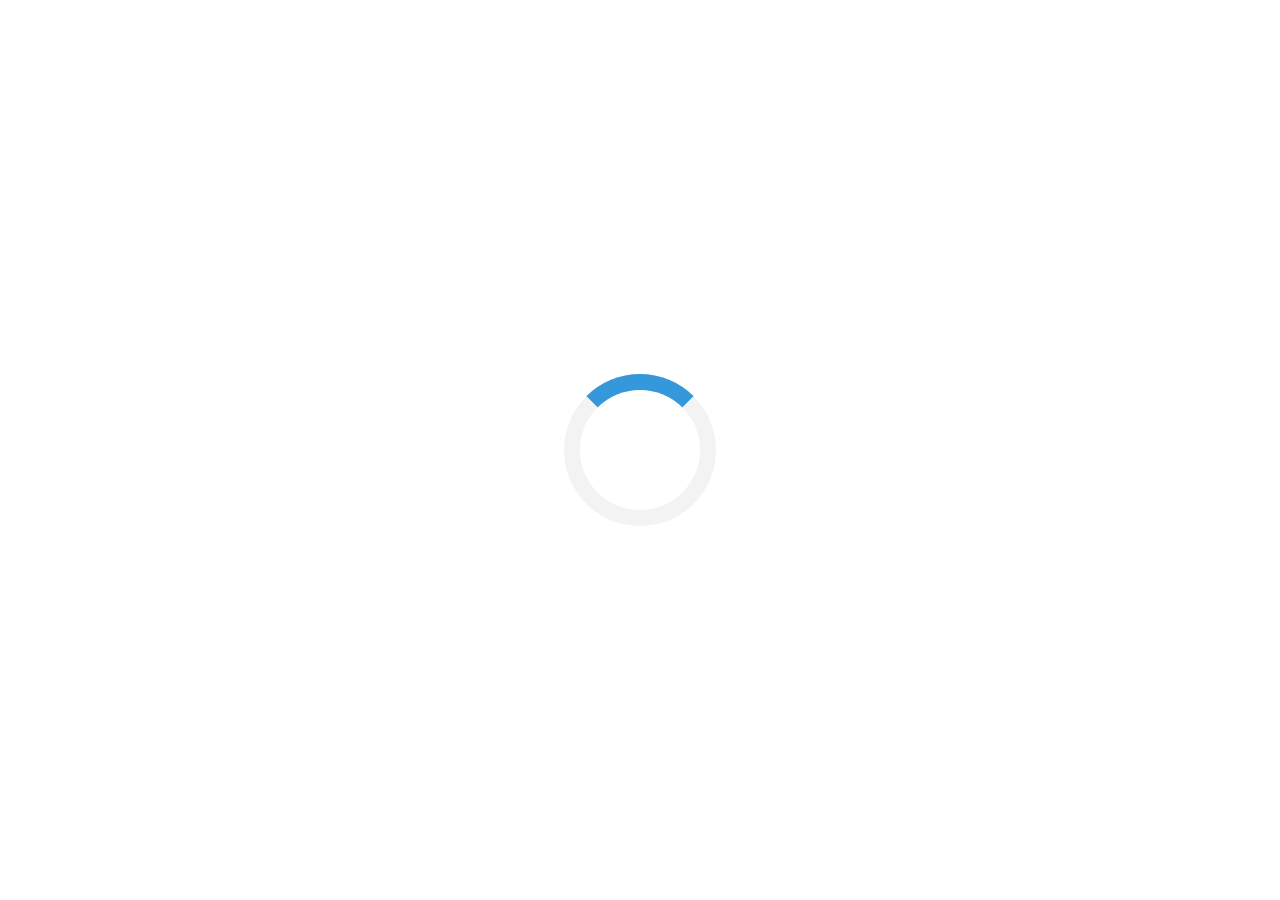
<file: index.html>
<!DOCTYPE html>
<html>
<head>
  <meta charset='utf-8'>
  <meta http-equiv='X-UA-Compatible' content='IE=edge'>
  <title>Page Title</title>
  <meta name='viewport' content='width=device-width, initial-scale=1'>
<link rel="stylesheet" href="load.css">
   <link rel="icon" href="images/main_logo.jpg">
</head>
<body onload="myFunction()" style="margin:0;">


  <div id="loader"></div>


<script>
 var myVar;
  
  function myFunction() {
    myVar = setTimeout(showPage, 3000);
  }
function showPage() {
    window.location.href = "home.html";
  }
</script>
</body>
</html>
</file>
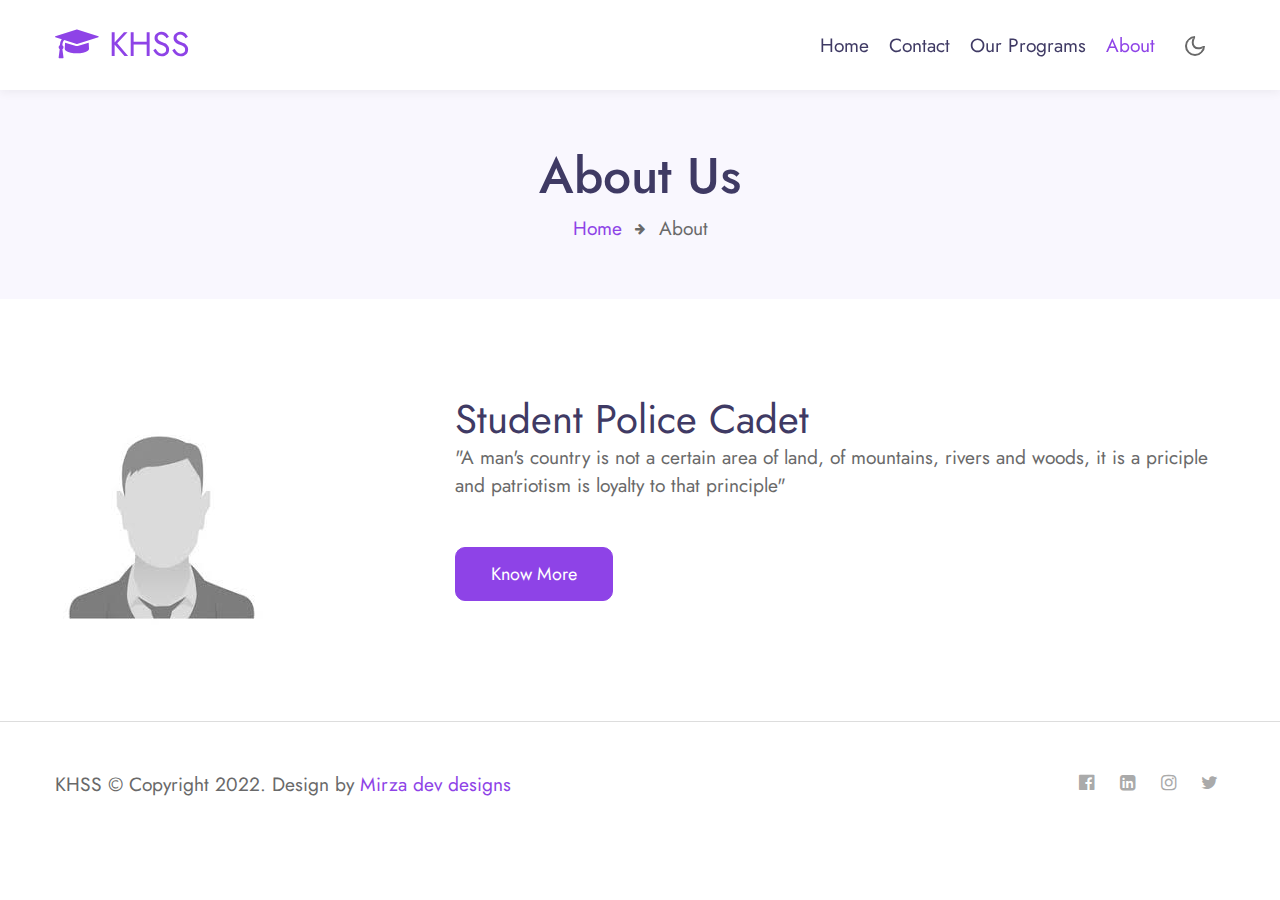
<file: about.html>
<!--
Author: W3layouts
Author URL: http://w3layouts.com
-->
<!doctype html>
<html lang="en">

<head>
  <!-- Required meta tags -->
  <meta charset="utf-8">
  <meta name="viewport" content="width=device-width, initial-scale=1, shrink-to-fit=no">

  <title>KHSS | About</title>

  <!-- google fonts -->  
  <link href="//fonts.googleapis.com/css2?family=Jost:wght@300;400;600&display=swap" rel="stylesheet">

  <!-- Template CSS -->
  <link rel="stylesheet" href="assets/css/style-starter.css">
   <link rel="icon" href="images/main_logo.jpg">
</head>

<body>
<!-- header -->
<header id="site-header" class="fixed-top">
  <div class="container">
      <nav class="navbar navbar-expand-lg stroke">
          <a class="navbar-brand" href="index.html">
              <span class="fa fa-graduation-cap"></span> KHSS
          </a>
          <!-- if logo is image enable this   
      <a class="navbar-brand" href="#index.html">
          <img src="image-path" alt="Your logo" title="Your logo" style="height:35px;" />
      </a> -->
          <button class="navbar-toggler  collapsed bg-gradient" type="button" data-toggle="collapse"
              data-target="#navbarTogglerDemo02" aria-controls="navbarTogglerDemo02" aria-expanded="false"
              aria-label="Toggle navigation">
              <span class="navbar-toggler-icon fa icon-expand fa-bars"></span>
              <span class="navbar-toggler-icon fa icon-close fa-times"></span>
              </span>
          </button>

          <div class="collapse navbar-collapse" id="navbarTogglerDemo02">
              <ul class="navbar-nav ml-auto">
                  <li class="nav-item @@home__active">
                      <a class="nav-link" href="home.html">Home</a>
                  </li>
                  <li class="nav-item @@home__active">
                    <a class="nav-link" href="contact.html">Contact</a>
                </li>
                  <li class="nav-item @@about__active">
                      <a class="nav-link" href="about.html">Our Programs  <span class="sr-only">(current)</span></a>
                  </li>
                  <li class="nav-item active">
                      <a class="nav-link" href="contact.html">About</a>
                  </li>
              </ul>
          </div>
          <!-- toggle switch for light and dark theme -->
          <div class="mobile-position">
              <nav class="navigation">
                  <div class="theme-switch-wrapper">
                      <label class="theme-switch" for="checkbox">
                          <input type="checkbox" id="checkbox">
                          <div class="mode-container">
                              <i class="gg-sun"></i>
                              <i class="gg-moon"></i>
                          </div>
                      </label>
                  </div>
              </nav>
          </div>
          <!-- //toggle switch for light and dark theme -->
      </nav>
  </div>
</header>
<!-- //header -->

<!-- contact breadcrumb -->
<section class="w3l-about-breadcrumb text-center">
    <div class="breadcrumb-bg breadcrumb-bg-about py-sm-5 py-4">
        <div class="container py-2">
            <h2 class="title">About Us</h2>
            <ul class="breadcrumbs-custom-path mt-2">
                <li><a href="index.html">Home</a></li>
                <li class="active"><span class="fa fa-arrow-right mx-2" aria-hidden="true"></span> About  </li>
            </ul>
        </div>
    </div>
</section>

<!-- contact breadcrumb -->
<section class="w3l-index3" id="about">
    
    <div class="midd-w3 py-5">
        <div class="container py-lg-5 py-md-3">
            <div class="row">
                
            </div>
            <div class="row">
                
                <div class="col-lg-4">
                    <div class="position-relative">
                        <img src="images/hm.jfif" alt="" class="radius-image img-fluid">
                    </div>
                </div>
                <div class="col-lg-8 mt-lg-0 mt-5">
                    <h3 class="title-big">Student Police Cadet</h3>
                    <p>"A man's country is not a certain area of land, of mountains, rivers and woods, it is a priciple and patriotism is loyalty to that principle"</p>
                    <a href="#download" class="btn btn-style btn-primary mt-lg-5 mt-4">Know more</a>
                </div>
            </div>
        </div>
    </div>
</section>
<!-- Footer -->
<section class="w3l-footer py-sm-5 py-4">
    <div class="container">
      <div class="footer-content">
        <div class="row">
          <div class="col-lg-8 footer-left">
            <p class="m-0">KHSS © Copyright 2022. Design by <a href="https://mitcode.in">Mirza dev designs</a></p>
          </div>
          <div class="col-lg-4 footer-right text-lg-right text-center mt-lg-0 mt-3">
            <ul class="social m-0 p-0">
              <li><a href="#facebook"><span class="fa fa-facebook-official"></span></a></li>
              <li><a href="#linkedin"><span class="fa fa-linkedin-square"></span></a></li>
              <li><a href="#instagram"><span class="fa fa-instagram"></span></a></li>
              <li><a href="#twitter"><span class="fa fa-twitter"></span></a></li>
            </ul>
          </div>
        </div>
      </div>
    </div>

  <!-- move top -->
  <button onclick="topFunction()" id="movetop" title="Go to top">
    <span class="fa fa-angle-up"></span>
  </button>
  <script>
    // When the user scrolls down 20px from the top of the document, show the button
    window.onscroll = function () {
      scrollFunction()
    };

    function scrollFunction() {
      if (document.body.scrollTop > 20 || document.documentElement.scrollTop > 20) {
        document.getElementById("movetop").style.display = "block";
      } else {
        document.getElementById("movetop").style.display = "none";
      }
    }

    // When the user clicks on the button, scroll to the top of the document
    function topFunction() {
      document.body.scrollTop = 0;
      document.documentElement.scrollTop = 0;
    }
  </script>
  <!-- /move top -->
</section>
<!-- //Footer -->

<!-- all js scripts and files here -->

<script src="assets/js/theme-change.js"></script><!-- theme switch js (light and dark)-->

<script src="assets/js/jquery-3.3.1.min.js"></script><!-- default jQuery -->

<!-- /typig-text-->
<script>
  const typedTextSpan = document.querySelector(".typed-text");
  const cursorSpan = document.querySelector(".cursor");

  const textArray = ["UI/UX Designer", "Freelancer", "Web developer"];
  const typingDelay = 200;
  const erasingDelay = 10;
  const newTextDelay = 100; // Delay between current and next text
  let textArrayIndex = 0;
  let charIndex = 0;

  function type() {
    if (charIndex < textArray[textArrayIndex].length) {
      if (!cursorSpan.classList.contains("typing")) cursorSpan.classList.add("typing");
      typedTextSpan.textContent += textArray[textArrayIndex].charAt(charIndex);
      charIndex++;
      setTimeout(type, typingDelay);
    } else {
      cursorSpan.classList.remove("typing");
      setTimeout(erase, newTextDelay);
    }
  }

  function erase() {
    if (charIndex > 0) {
      // add class 'typing' if there's none
      if (!cursorSpan.classList.contains("typing")) {
        cursorSpan.classList.add("typing");
      }
      typedTextSpan.textContent = textArray[textArrayIndex].substring(0, 0);
      charIndex--;
      setTimeout(erase, erasingDelay);
    } else {
      cursorSpan.classList.remove("typing");
      textArrayIndex++;
      if (textArrayIndex >= textArray.length) textArrayIndex = 0;
      setTimeout(type, typingDelay);
    }
  }

  document.addEventListener("DOMContentLoaded", function () { // On DOM Load initiate the effect
    if (textArray.length) setTimeout(type, newTextDelay + 250);
  });
</script>
<!-- //typig-text-->

<!-- services owlcarousel -->
<script src="assets/js/owl.carousel.js"></script>

<!-- script for services -->
<script>
  $(document).ready(function () {
    $('.owl-two').owlCarousel({
      loop: true,
      margin: 30,
      nav: false,
      responsiveClass: true,
      autoplay: false,
      autoplayTimeout: 5000,
      autoplaySpeed: 1000,
      autoplayHoverPause: false,
      responsive: {
        0: {
          items: 1,
          nav: false
        },
        480: {
          items: 1,
          nav: false
        },
        700: {
          items: 1,
          nav: false
        },
        1090: {
          items: 3,
          nav: false
        }
      }
    })
  })
</script>
<!-- //script for services -->

<!-- script for tesimonials carousel slider -->
<script>
  $(document).ready(function () {
    $("#owl-demo1").owlCarousel({
      loop: true,
      margin: 20,
      nav: false,
      responsiveClass: true,
      responsive: {
        0: {
          items: 1,
          nav: false
        },
        736: {
          items: 1,
          nav: false
        },
        1000: {
          items: 2,
          nav: false,
          loop: false
        }
      }
    })
  })
</script>
<!-- //script for tesimonials carousel slider -->

<!-- video popup -->
<script src="assets/js/jquery.magnific-popup.min.js"></script>
<script>
  $(document).ready(function () {
    $('.popup-with-zoom-anim').magnificPopup({
      type: 'inline',

      fixedContentPos: false,
      fixedBgPos: true,

      overflowY: 'auto',

      closeBtnInside: true,
      preloader: false,

      midClick: true,
      removalDelay: 300,
      mainClass: 'my-mfp-zoom-in'
    });

    $('.popup-with-move-anim').magnificPopup({
      type: 'inline',

      fixedContentPos: false,
      fixedBgPos: true,

      overflowY: 'auto',

      closeBtnInside: true,
      preloader: false,

      midClick: true,
      removalDelay: 300,
      mainClass: 'my-mfp-slide-bottom'
    });
  });
</script>
<!-- //video popup -->

<!-- stats number counter-->
<script src="assets/js/jquery.waypoints.min.js"></script>
<script src="assets/js/jquery.countup.js"></script>
<script>
  $('.counter').countUp();
</script>
<!-- //stats number counter -->

<!-- disable body scroll which navbar is in active -->
<script>
  $(function () {
    $('.navbar-toggler').click(function () {
      $('body').toggleClass('noscroll');
    })
  });
</script>
<!-- disable body scroll which navbar is in active -->

<!--/MENU-JS-->
<script>
  $(window).on("scroll", function () {
    var scroll = $(window).scrollTop();

    if (scroll >= 80) {
      $("#site-header").addClass("nav-fixed");
    } else {
      $("#site-header").removeClass("nav-fixed");
    }
  });

  //Main navigation Active Class Add Remove
  $(".navbar-toggler").on("click", function () {
    $("header").toggleClass("active");
  });
  $(document).on("ready", function () {
    if ($(window).width() > 991) {
      $("header").removeClass("active");
    }
    $(window).on("resize", function () {
      if ($(window).width() > 991) {
        $("header").removeClass("active");
      }
    });
  });
</script>
<!--//MENU-JS-->

<!-- bootstrap js -->
<script src="assets/js/bootstrap.min.js"></script>

</body>

</html>
</file>
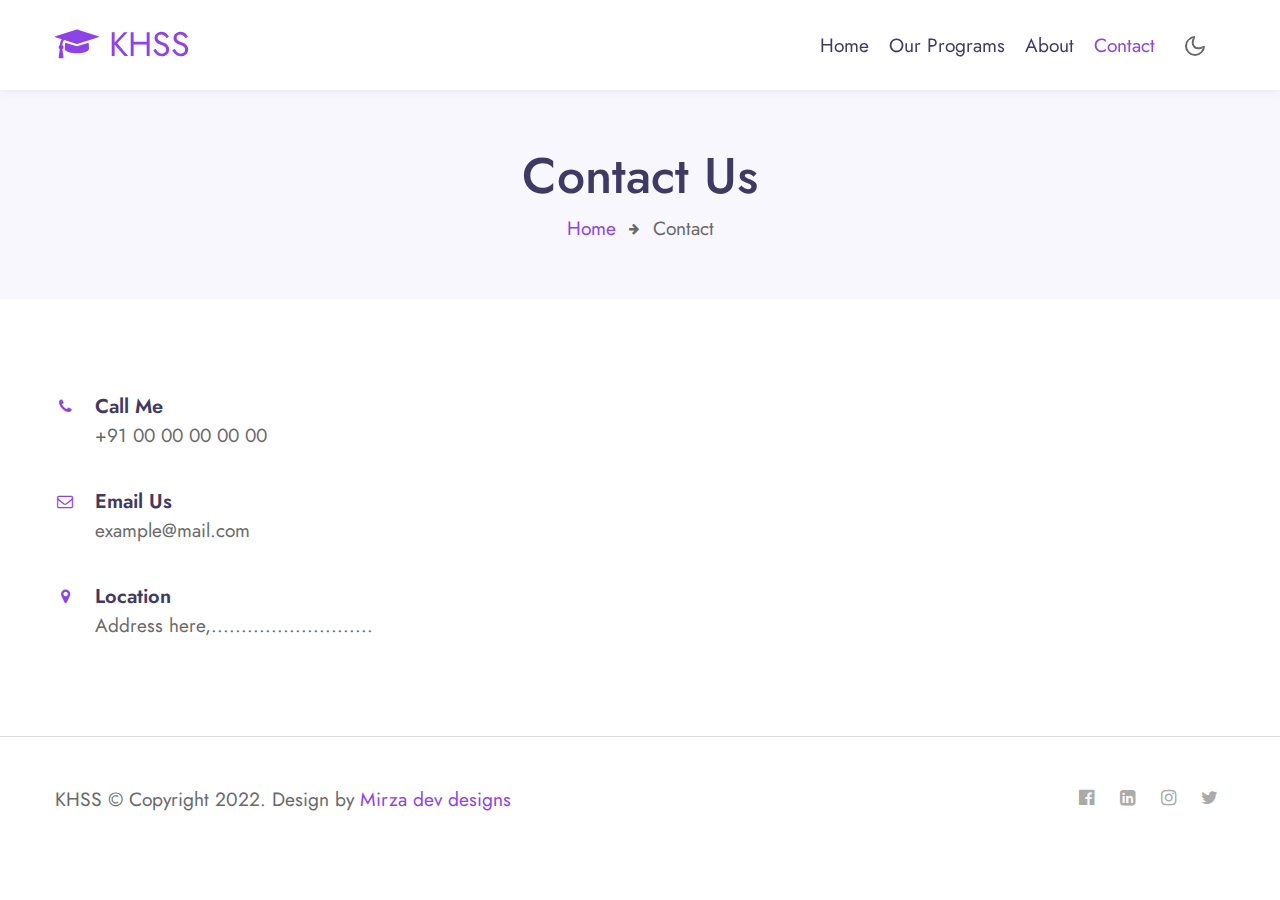
<file: contact.html>
<!--
Author: W3layouts
Author URL: http://w3layouts.com
-->
<!doctype html>
<html lang="en">

<head>
  <!-- Required meta tags -->
  <meta charset="utf-8">
  <meta name="viewport" content="width=device-width, initial-scale=1, shrink-to-fit=no">

  <title>KHSS: Contact</title>

  <!-- google fonts -->  
  <link href="//fonts.googleapis.com/css2?family=Jost:wght@300;400;600&display=swap" rel="stylesheet">

  <!-- Template CSS -->
  <link rel="stylesheet" href="assets/css/style-starter.css">
   <link rel="icon" href="images/main_logo.jpg">
</head>

<body>
<!-- header -->
<header id="site-header" class="fixed-top">
  <div class="container">
      <nav class="navbar navbar-expand-lg stroke">
          <a class="navbar-brand" href="index.html">
              <span class="fa fa-graduation-cap"></span> KHSS
          </a>
          <!-- if logo is image enable this   
      <a class="navbar-brand" href="#index.html">
          <img src="image-path" alt="Your logo" title="Your logo" style="height:35px;" />
      </a> -->
          <button class="navbar-toggler  collapsed bg-gradient" type="button" data-toggle="collapse"
              data-target="#navbarTogglerDemo02" aria-controls="navbarTogglerDemo02" aria-expanded="false"
              aria-label="Toggle navigation">
              <span class="navbar-toggler-icon fa icon-expand fa-bars"></span>
              <span class="navbar-toggler-icon fa icon-close fa-times"></span>
              </span>
          </button>

          <div class="collapse navbar-collapse" id="navbarTogglerDemo02">
              <ul class="navbar-nav ml-auto">
                  <li class="nav-item @@home__active">
                      <a class="nav-link" href="home.html">Home</a>
                  </li>
                  <li class="nav-item @@home__active">
                    <a class="nav-link" href="Programs.html">Our Programs</a>
                </li>
                  <li class="nav-item @@about__active">
                      <a class="nav-link" href="about.html">About  <span class="sr-only">(current)</span></a>
                  </li>
                  <li class="nav-item active">
                      <a class="nav-link" href="contact.html">Contact</a>
                  </li>
              </ul>
          </div>
          <!-- toggle switch for light and dark theme -->
          <div class="mobile-position">
              <nav class="navigation">
                  <div class="theme-switch-wrapper">
                      <label class="theme-switch" for="checkbox">
                          <input type="checkbox" id="checkbox">
                          <div class="mode-container">
                              <i class="gg-sun"></i>
                              <i class="gg-moon"></i>
                          </div>
                      </label>
                  </div>
              </nav>
          </div>
          <!-- //toggle switch for light and dark theme -->
      </nav>
  </div>
</header>
<!-- //header -->

<!-- contact breadcrumb -->
<section class="w3l-about-breadcrumb text-center">
    <div class="breadcrumb-bg breadcrumb-bg-about py-sm-5 py-4">
        <div class="container py-2">
            <h2 class="title">Contact Us</h2>
            <ul class="breadcrumbs-custom-path mt-2">
                <li><a href="index.html">Home</a></li>
                <li class="active"><span class="fa fa-arrow-right mx-2" aria-hidden="true"></span> Contact </li>
            </ul>
        </div>
    </div>
</section>
<!-- contact breadcrumb -->

<!-- contact block -->
<!-- contact1 -->
<section class="w3l-contact-1 py-5">
    <div class="contacts-9 py-lg-5 py-md-4">
        <div class="container">
            <div class="d-grid contact-view">
                <div class="cont-details">
                    <div class="cont-top">
                        <div class="cont-left text-center">
                            <span class="fa fa-phone text-primary"></span>
                        </div>
                        <div class="cont-right">
                            <h6>Call Me</h6>
                            <p><a href="tel:+44 99 555 42">+91 00 00 00 00 00</a></p>
                        </div>
                    </div>
                    <div class="cont-top margin-up">
                        <div class="cont-left text-center">
                            <span class="fa fa-envelope-o text-primary"></span>
                        </div>
                        <div class="cont-right">
                            <h6>Email Us</h6>
                            <p><a href="mailto:example@mail.com" class="mail">example@mail.com</a></p>
                        </div>
                    </div>
                    <div class="cont-top margin-up">
                        <div class="cont-left text-center">
                            <span class="fa fa-map-marker text-primary"></span>
                        </div>
                        <div class="cont-right">
                            <h6>Location</h6>
                            <p>Address here,...........................</p>
                        </div>
                    </div>
                </div>
            </div>
        </div>
    </div>
</section>
<!-- Footer -->
<section class="w3l-footer py-sm-5 py-4">
  <div class="container">
    <div class="footer-content">
      <div class="row">
        <div class="col-lg-8 footer-left">
          <p class="m-0">KHSS © Copyright 2022. Design by <a href="https://mitcode.in">Mirza dev designs</a></p>
        </div>
        <div class="col-lg-4 footer-right text-lg-right text-center mt-lg-0 mt-3">
          <ul class="social m-0 p-0">
            <li><a href="#facebook"><span class="fa fa-facebook-official"></span></a></li>
            <li><a href="#linkedin"><span class="fa fa-linkedin-square"></span></a></li>
            <li><a href="#instagram"><span class="fa fa-instagram"></span></a></li>
            <li><a href="#twitter"><span class="fa fa-twitter"></span></a></li>
          </ul>
        </div>
      </div>
    </div>
  </div>

  <!-- move top -->
  <button onclick="topFunction()" id="movetop" title="Go to top">
    <span class="fa fa-angle-up"></span>
  </button>
  <script>
    // When the user scrolls down 20px from the top of the document, show the button
    window.onscroll = function () {
      scrollFunction()
    };

    function scrollFunction() {
      if (document.body.scrollTop > 20 || document.documentElement.scrollTop > 20) {
        document.getElementById("movetop").style.display = "block";
      } else {
        document.getElementById("movetop").style.display = "none";
      }
    }

    // When the user clicks on the button, scroll to the top of the document
    function topFunction() {
      document.body.scrollTop = 0;
      document.documentElement.scrollTop = 0;
    }
  </script>
  <!-- /move top -->
</section>
<!-- //Footer -->

<!-- all js scripts and files here -->

<script src="assets/js/theme-change.js"></script><!-- theme switch js (light and dark)-->

<script src="assets/js/jquery-3.3.1.min.js"></script><!-- default jQuery -->

<!-- /typig-text-->
<script>
  const typedTextSpan = document.querySelector(".typed-text");
  const cursorSpan = document.querySelector(".cursor");

  const textArray = ["UI/UX Designer", "Freelancer", "Web developer"];
  const typingDelay = 200;
  const erasingDelay = 10;
  const newTextDelay = 100; // Delay between current and next text
  let textArrayIndex = 0;
  let charIndex = 0;

  function type() {
    if (charIndex < textArray[textArrayIndex].length) {
      if (!cursorSpan.classList.contains("typing")) cursorSpan.classList.add("typing");
      typedTextSpan.textContent += textArray[textArrayIndex].charAt(charIndex);
      charIndex++;
      setTimeout(type, typingDelay);
    } else {
      cursorSpan.classList.remove("typing");
      setTimeout(erase, newTextDelay);
    }
  }

  function erase() {
    if (charIndex > 0) {
      // add class 'typing' if there's none
      if (!cursorSpan.classList.contains("typing")) {
        cursorSpan.classList.add("typing");
      }
      typedTextSpan.textContent = textArray[textArrayIndex].substring(0, 0);
      charIndex--;
      setTimeout(erase, erasingDelay);
    } else {
      cursorSpan.classList.remove("typing");
      textArrayIndex++;
      if (textArrayIndex >= textArray.length) textArrayIndex = 0;
      setTimeout(type, typingDelay);
    }
  }

  document.addEventListener("DOMContentLoaded", function () { // On DOM Load initiate the effect
    if (textArray.length) setTimeout(type, newTextDelay + 250);
  });
</script>
<!-- //typig-text-->

<!-- services owlcarousel -->
<script src="assets/js/owl.carousel.js"></script>

<!-- script for services -->
<script>
  $(document).ready(function () {
    $('.owl-two').owlCarousel({
      loop: true,
      margin: 30,
      nav: false,
      responsiveClass: true,
      autoplay: false,
      autoplayTimeout: 5000,
      autoplaySpeed: 1000,
      autoplayHoverPause: false,
      responsive: {
        0: {
          items: 1,
          nav: false
        },
        480: {
          items: 1,
          nav: false
        },
        700: {
          items: 1,
          nav: false
        },
        1090: {
          items: 3,
          nav: false
        }
      }
    })
  })
</script>
<!-- //script for services -->

<!-- script for tesimonials carousel slider -->
<script>
  $(document).ready(function () {
    $("#owl-demo1").owlCarousel({
      loop: true,
      margin: 20,
      nav: false,
      responsiveClass: true,
      responsive: {
        0: {
          items: 1,
          nav: false
        },
        736: {
          items: 1,
          nav: false
        },
        1000: {
          items: 2,
          nav: false,
          loop: false
        }
      }
    })
  })
</script>
<!-- //script for tesimonials carousel slider -->

<!-- video popup -->
<script src="assets/js/jquery.magnific-popup.min.js"></script>
<script>
  $(document).ready(function () {
    $('.popup-with-zoom-anim').magnificPopup({
      type: 'inline',

      fixedContentPos: false,
      fixedBgPos: true,

      overflowY: 'auto',

      closeBtnInside: true,
      preloader: false,

      midClick: true,
      removalDelay: 300,
      mainClass: 'my-mfp-zoom-in'
    });

    $('.popup-with-move-anim').magnificPopup({
      type: 'inline',

      fixedContentPos: false,
      fixedBgPos: true,

      overflowY: 'auto',

      closeBtnInside: true,
      preloader: false,

      midClick: true,
      removalDelay: 300,
      mainClass: 'my-mfp-slide-bottom'
    });
  });
</script>
<!-- //video popup -->

<!-- stats number counter-->
<script src="assets/js/jquery.waypoints.min.js"></script>
<script src="assets/js/jquery.countup.js"></script>
<script>
  $('.counter').countUp();
</script>
<!-- //stats number counter -->

<!-- disable body scroll which navbar is in active -->
<script>
  $(function () {
    $('.navbar-toggler').click(function () {
      $('body').toggleClass('noscroll');
    })
  });
</script>
<!-- disable body scroll which navbar is in active -->

<!--/MENU-JS-->
<script>
  $(window).on("scroll", function () {
    var scroll = $(window).scrollTop();

    if (scroll >= 80) {
      $("#site-header").addClass("nav-fixed");
    } else {
      $("#site-header").removeClass("nav-fixed");
    }
  });

  //Main navigation Active Class Add Remove
  $(".navbar-toggler").on("click", function () {
    $("header").toggleClass("active");
  });
  $(document).on("ready", function () {
    if ($(window).width() > 991) {
      $("header").removeClass("active");
    }
    $(window).on("resize", function () {
      if ($(window).width() > 991) {
        $("header").removeClass("active");
      }
    });
  });
</script>
<!--//MENU-JS-->

<!-- bootstrap js -->
<script src="assets/js/bootstrap.min.js"></script>

</body>

</html>
</file>
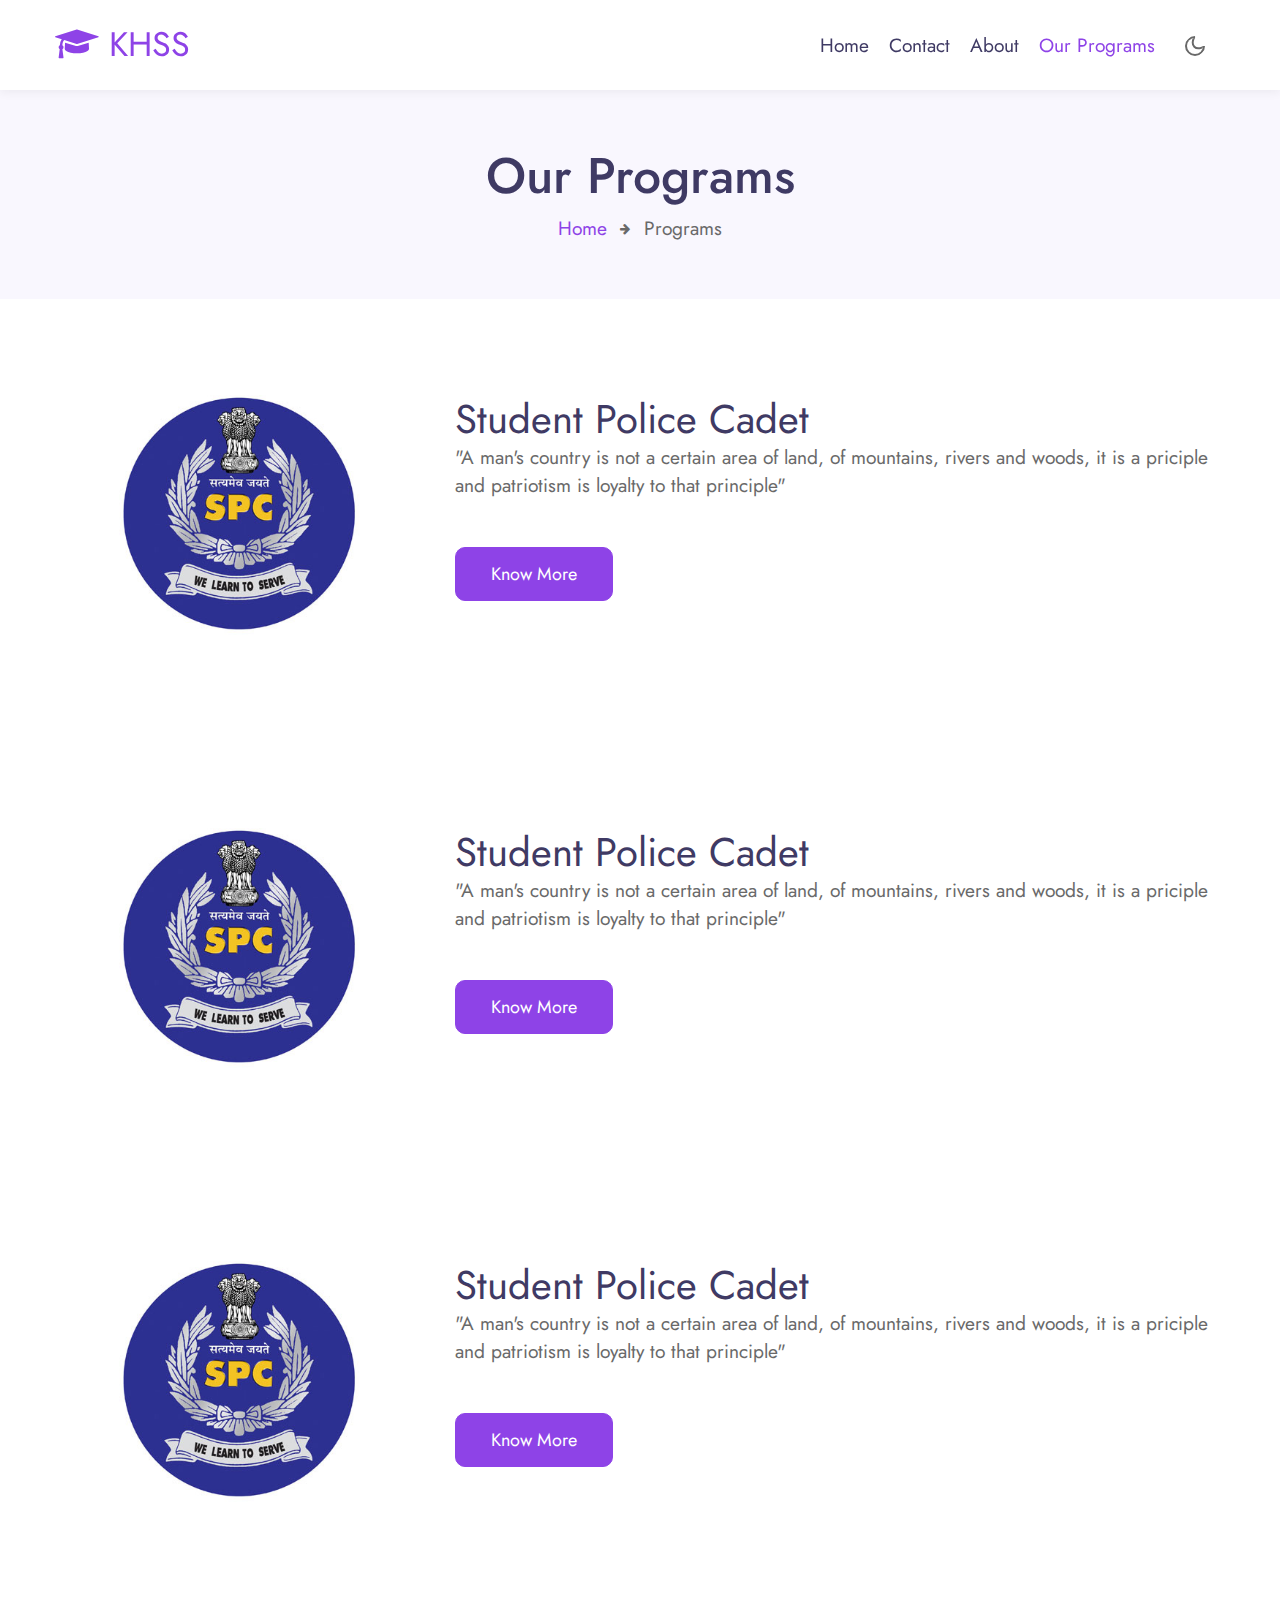
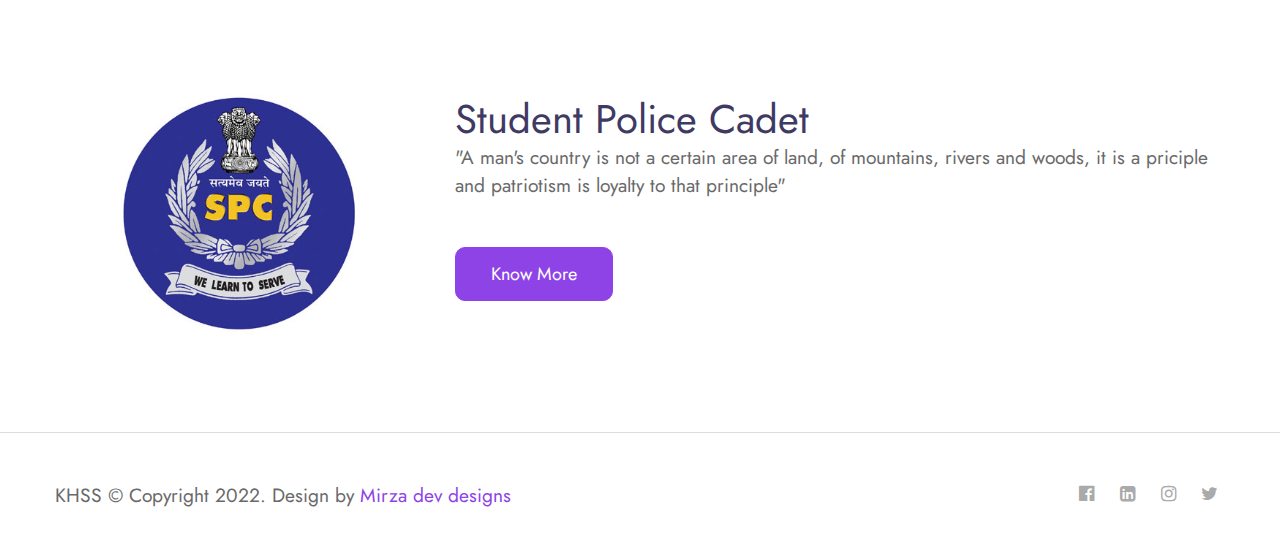
<file: Programs.html>
<!--
Author: W3layouts
Author URL: http://w3layouts.com
-->
<!doctype html>
<html lang="en">

<head>
  <!-- Required meta tags -->
  <meta charset="utf-8">
  <meta name="viewport" content="width=device-width, initial-scale=1, shrink-to-fit=no">

  <title>KHSS | Programs</title>

  <!-- google fonts -->  
  <link href="//fonts.googleapis.com/css2?family=Jost:wght@300;400;600&display=swap" rel="stylesheet">

  <!-- Template CSS -->
  <link rel="stylesheet" href="assets/css/style-starter.css">
   <link rel="icon" href="images/main_logo.jpg">
</head>

<body>
<!-- header -->
<header id="site-header" class="fixed-top">
  <div class="container">
      <nav class="navbar navbar-expand-lg stroke">
          <a class="navbar-brand" href="index.html">
              <span class="fa fa-graduation-cap"></span> KHSS
          </a>
          <!-- if logo is image enable this   
      <a class="navbar-brand" href="#index.html">
          <img src="image-path" alt="Your logo" title="Your logo" style="height:35px;" />
      </a> -->
          <button class="navbar-toggler  collapsed bg-gradient" type="button" data-toggle="collapse"
              data-target="#navbarTogglerDemo02" aria-controls="navbarTogglerDemo02" aria-expanded="false"
              aria-label="Toggle navigation">
              <span class="navbar-toggler-icon fa icon-expand fa-bars"></span>
              <span class="navbar-toggler-icon fa icon-close fa-times"></span>
              </span>
          </button>

          <div class="collapse navbar-collapse" id="navbarTogglerDemo02">
              <ul class="navbar-nav ml-auto">
                  <li class="nav-item @@home__active">
                      <a class="nav-link" href="home.html">Home</a>
                  </li>
                  <li class="nav-item @@home__active">
                    <a class="nav-link" href="contact.html">Contact</a>
                </li>
                  <li class="nav-item @@about__active">
                      <a class="nav-link" href="about.html">About  <span class="sr-only">(current)</span></a>
                  </li>
                  <li class="nav-item active">
                      <a class="nav-link" href="contact.html">Our Programs</a>
                  </li>
              </ul>
          </div>
          <!-- toggle switch for light and dark theme -->
          <div class="mobile-position">
              <nav class="navigation">
                  <div class="theme-switch-wrapper">
                      <label class="theme-switch" for="checkbox">
                          <input type="checkbox" id="checkbox">
                          <div class="mode-container">
                              <i class="gg-sun"></i>
                              <i class="gg-moon"></i>
                          </div>
                      </label>
                  </div>
              </nav>
          </div>
          <!-- //toggle switch for light and dark theme -->
      </nav>
  </div>
</header>
<!-- //header -->

<!-- contact breadcrumb -->
<section class="w3l-about-breadcrumb text-center">
    <div class="breadcrumb-bg breadcrumb-bg-about py-sm-5 py-4">
        <div class="container py-2">
            <h2 class="title">Our Programs</h2>
            <ul class="breadcrumbs-custom-path mt-2">
                <li><a href="index.html">Home</a></li>
                <li class="active"><span class="fa fa-arrow-right mx-2" aria-hidden="true"></span> Programs </li>
            </ul>
        </div>
    </div>
</section>
<!-- contact breadcrumb -->
<section class="w3l-index3" id="about">
    <div class="midd-w3 py-5">
        <div class="container py-lg-5 py-md-3">
            <div class="row">
                <div class="col-lg-4">
                    <div class="position-relative">
                        <img src="images/spc_logo.jpg" alt="" class="radius-image img-fluid">
                    </div>
                </div>
                <div class="col-lg-8 mt-lg-0 mt-5">
                    <h3 class="title-big">Student Police Cadet</h3>
                    <p>"A man's country is not a certain area of land, of mountains, rivers and woods, it is a priciple and patriotism is loyalty to that principle"</p>
                    <a href="#download" class="btn btn-style btn-primary mt-lg-5 mt-4">Know more</a>
                </div>
            </div>
        </div>
    </div>
</section>
<section class="w3l-index3" id="about">
    <div class="midd-w3 py-5">
        <div class="container py-lg-5 py-md-3">
            <div class="row">
                <div class="col-lg-4">
                    <div class="position-relative">
                        <img src="images/spc_logo.jpg" alt="" class="radius-image img-fluid">
                    </div>
                </div>
                <div class="col-lg-8 mt-lg-0 mt-5">
                    <h3 class="title-big">Student Police Cadet</h3>
                    <p>"A man's country is not a certain area of land, of mountains, rivers and woods, it is a priciple and patriotism is loyalty to that principle"</p>
                    <a href="#download" class="btn btn-style btn-primary mt-lg-5 mt-4">Know more</a>
                </div>
            </div>
        </div>
    </div>
</section>
<section class="w3l-index3" id="about">
    <div class="midd-w3 py-5">
        <div class="container py-lg-5 py-md-3">
            <div class="row">
                <div class="col-lg-4">
                    <div class="position-relative">
                        <img src="images/spc_logo.jpg" alt="" class="radius-image img-fluid">
                    </div>
                </div>
                <div class="col-lg-8 mt-lg-0 mt-5">
                    <h3 class="title-big">Student Police Cadet</h3>
                    <p>"A man's country is not a certain area of land, of mountains, rivers and woods, it is a priciple and patriotism is loyalty to that principle"</p>
                    <a href="#download" class="btn btn-style btn-primary mt-lg-5 mt-4">Know more</a>
                </div>
            </div>
        </div>
    </div>
</section>
<section class="w3l-index3" id="about">
    <div class="midd-w3 py-5">
        <div class="container py-lg-5 py-md-3">
            <div class="row">
                <div class="col-lg-4">
                    <div class="position-relative">
                        <img src="images/spc_logo.jpg" alt="" class="radius-image img-fluid">
                    </div>
                </div>
                <div class="col-lg-8 mt-lg-0 mt-5">
                    <h3 class="title-big">Student Police Cadet</h3>
                    <p>"A man's country is not a certain area of land, of mountains, rivers and woods, it is a priciple and patriotism is loyalty to that principle"</p>
                    <a href="#download" class="btn btn-style btn-primary mt-lg-5 mt-4">Know more</a>
                </div>
            </div>
        </div>
    </div>
</section>
<!-- Footer -->
<section class="w3l-footer py-sm-5 py-4">
  <div class="container">
    <div class="footer-content">
      <div class="row">
        <div class="col-lg-8 footer-left">
          <p class="m-0">KHSS © Copyright 2022. Design by <a href="https://mitcode.in">Mirza dev designs</a></p>
        </div>
        <div class="col-lg-4 footer-right text-lg-right text-center mt-lg-0 mt-3">
          <ul class="social m-0 p-0">
            <li><a href="#facebook"><span class="fa fa-facebook-official"></span></a></li>
            <li><a href="#linkedin"><span class="fa fa-linkedin-square"></span></a></li>
            <li><a href="#instagram"><span class="fa fa-instagram"></span></a></li>
            <li><a href="#twitter"><span class="fa fa-twitter"></span></a></li>
          </ul>
        </div>
      </div>
    </div>
  </div>

  <!-- move top -->
  <button onclick="topFunction()" id="movetop" title="Go to top">
    <span class="fa fa-angle-up"></span>
  </button>
  <script>
    // When the user scrolls down 20px from the top of the document, show the button
    window.onscroll = function () {
      scrollFunction()
    };

    function scrollFunction() {
      if (document.body.scrollTop > 20 || document.documentElement.scrollTop > 20) {
        document.getElementById("movetop").style.display = "block";
      } else {
        document.getElementById("movetop").style.display = "none";
      }
    }

    // When the user clicks on the button, scroll to the top of the document
    function topFunction() {
      document.body.scrollTop = 0;
      document.documentElement.scrollTop = 0;
    }
  </script>
  <!-- /move top -->
</section>
<!-- //Footer -->

<!-- all js scripts and files here -->

<script src="assets/js/theme-change.js"></script><!-- theme switch js (light and dark)-->

<script src="assets/js/jquery-3.3.1.min.js"></script><!-- default jQuery -->

<!-- /typig-text-->
<script>
  const typedTextSpan = document.querySelector(".typed-text");
  const cursorSpan = document.querySelector(".cursor");

  const textArray = ["UI/UX Designer", "Freelancer", "Web developer"];
  const typingDelay = 200;
  const erasingDelay = 10;
  const newTextDelay = 100; // Delay between current and next text
  let textArrayIndex = 0;
  let charIndex = 0;

  function type() {
    if (charIndex < textArray[textArrayIndex].length) {
      if (!cursorSpan.classList.contains("typing")) cursorSpan.classList.add("typing");
      typedTextSpan.textContent += textArray[textArrayIndex].charAt(charIndex);
      charIndex++;
      setTimeout(type, typingDelay);
    } else {
      cursorSpan.classList.remove("typing");
      setTimeout(erase, newTextDelay);
    }
  }

  function erase() {
    if (charIndex > 0) {
      // add class 'typing' if there's none
      if (!cursorSpan.classList.contains("typing")) {
        cursorSpan.classList.add("typing");
      }
      typedTextSpan.textContent = textArray[textArrayIndex].substring(0, 0);
      charIndex--;
      setTimeout(erase, erasingDelay);
    } else {
      cursorSpan.classList.remove("typing");
      textArrayIndex++;
      if (textArrayIndex >= textArray.length) textArrayIndex = 0;
      setTimeout(type, typingDelay);
    }
  }

  document.addEventListener("DOMContentLoaded", function () { // On DOM Load initiate the effect
    if (textArray.length) setTimeout(type, newTextDelay + 250);
  });
</script>
<!-- //typig-text-->

<!-- services owlcarousel -->
<script src="assets/js/owl.carousel.js"></script>

<!-- script for services -->
<script>
  $(document).ready(function () {
    $('.owl-two').owlCarousel({
      loop: true,
      margin: 30,
      nav: false,
      responsiveClass: true,
      autoplay: false,
      autoplayTimeout: 5000,
      autoplaySpeed: 1000,
      autoplayHoverPause: false,
      responsive: {
        0: {
          items: 1,
          nav: false
        },
        480: {
          items: 1,
          nav: false
        },
        700: {
          items: 1,
          nav: false
        },
        1090: {
          items: 3,
          nav: false
        }
      }
    })
  })
</script>
<!-- //script for services -->

<!-- script for tesimonials carousel slider -->
<script>
  $(document).ready(function () {
    $("#owl-demo1").owlCarousel({
      loop: true,
      margin: 20,
      nav: false,
      responsiveClass: true,
      responsive: {
        0: {
          items: 1,
          nav: false
        },
        736: {
          items: 1,
          nav: false
        },
        1000: {
          items: 2,
          nav: false,
          loop: false
        }
      }
    })
  })
</script>
<!-- //script for tesimonials carousel slider -->

<!-- video popup -->
<script src="assets/js/jquery.magnific-popup.min.js"></script>
<script>
  $(document).ready(function () {
    $('.popup-with-zoom-anim').magnificPopup({
      type: 'inline',

      fixedContentPos: false,
      fixedBgPos: true,

      overflowY: 'auto',

      closeBtnInside: true,
      preloader: false,

      midClick: true,
      removalDelay: 300,
      mainClass: 'my-mfp-zoom-in'
    });

    $('.popup-with-move-anim').magnificPopup({
      type: 'inline',

      fixedContentPos: false,
      fixedBgPos: true,

      overflowY: 'auto',

      closeBtnInside: true,
      preloader: false,

      midClick: true,
      removalDelay: 300,
      mainClass: 'my-mfp-slide-bottom'
    });
  });
</script>
<!-- //video popup -->

<!-- stats number counter-->
<script src="assets/js/jquery.waypoints.min.js"></script>
<script src="assets/js/jquery.countup.js"></script>
<script>
  $('.counter').countUp();
</script>
<!-- //stats number counter -->

<!-- disable body scroll which navbar is in active -->
<script>
  $(function () {
    $('.navbar-toggler').click(function () {
      $('body').toggleClass('noscroll');
    })
  });
</script>
<!-- disable body scroll which navbar is in active -->

<!--/MENU-JS-->
<script>
  $(window).on("scroll", function () {
    var scroll = $(window).scrollTop();

    if (scroll >= 80) {
      $("#site-header").addClass("nav-fixed");
    } else {
      $("#site-header").removeClass("nav-fixed");
    }
  });

  //Main navigation Active Class Add Remove
  $(".navbar-toggler").on("click", function () {
    $("header").toggleClass("active");
  });
  $(document).on("ready", function () {
    if ($(window).width() > 991) {
      $("header").removeClass("active");
    }
    $(window).on("resize", function () {
      if ($(window).width() > 991) {
        $("header").removeClass("active");
      }
    });
  });
</script>
<!--//MENU-JS-->

<!-- bootstrap js -->
<script src="assets/js/bootstrap.min.js"></script>

</body>

</html>
</file>
<file: load.css>
/* Center the loader */
#loader {
  position: absolute;
  left: 50%;
  top: 50%;
  z-index: 1;
  width: 120px;
  height: 120px;
  margin: -76px 0 0 -76px;
  border: 16px solid #f3f3f3;
  border-radius: 50%;
  border-top: 16px solid #3498db;
  -webkit-animation: spin 2s linear infinite;
  animation: spin 2s linear infinite;
}

@-webkit-keyframes spin {
  0% { -webkit-transform: rotate(0deg); }
  100% { -webkit-transform: rotate(360deg); }
}

@keyframes spin {
  0% { transform: rotate(0deg); }
  100% { transform: rotate(360deg); }
}

/* Add animation to "page content" */
.animate-bottom {
  position: relative;
  -webkit-animation-name: animatebottom;
  -webkit-animation-duration: 1s;
  animation-name: animatebottom;
  animation-duration: 1s
}

@-webkit-keyframes animatebottom {
  from { bottom:-100px; opacity:0 } 
  to { bottom:0px; opacity:1 }
}

@keyframes animatebottom { 
  from{ bottom:-100px; opacity:0 } 
  to{ bottom:0; opacity:1 }
}

#myDiv {
  display: none;
  text-align: center;
}
</file>
<file: assets/css/style-starter.css>
@charset "UTF-8";
:root {
  --blue: #007bff;
  --indigo: #6610f2;
  --purple: #6f42c1;
  --pink: #e83e8c;
  --red: #dc3545;
  --orange: #fd7e14;
  --yellow: #ffc107;
  --green: #28a745;
  --teal: #20c997;
  --cyan: #17a2b8;
  --white: #fff;
  --gray: #6c757d;
  --gray-dark: #343a40;
  --primary: #8e43e7;
  --secondary: #273c66;
  --success: #28a745;
  --info: #17a2b8;
  --warning: #ffc107;
  --danger: #dc3545;
  --light: #f8f9fa;
  --dark: #343a40;
  --breakpoint-xs: 0;
  --breakpoint-sm: 576px;
  --breakpoint-md: 768px;
  --breakpoint-lg: 992px;
  --breakpoint-xl: 1200px;
  --font-family-sans-serif: -apple-system, BlinkMacSystemFont, "Segoe UI", Roboto, "Helvetica Neue", Arial, "Noto Sans", sans-serif, "Apple Color Emoji", "Segoe UI Emoji", "Segoe UI Symbol", "Noto Color Emoji";
  --font-family-monospace: SFMono-Regular, Menlo, Monaco, Consolas, "Liberation Mono", "Courier New", monospace; }

*,
*::before,
*::after {
  box-sizing: border-box; }

html {
  font-family: sans-serif;
  line-height: 1.15;
  -webkit-text-size-adjust: 100%;
  -webkit-tap-highlight-color: rgba(0, 0, 0, 0); }

article, aside, figcaption, figure, footer, header, hgroup, main, nav, section {
  display: block; }

body {
  margin: 0;
  font-family: -apple-system, BlinkMacSystemFont, "Segoe UI", Roboto, "Helvetica Neue", Arial, "Noto Sans", sans-serif, "Apple Color Emoji", "Segoe UI Emoji", "Segoe UI Symbol", "Noto Color Emoji";
  font-size: 1rem;
  font-weight: 400;
  line-height: 1.5;
  color: #212529;
  text-align: left;
  background-color: #fff; }

[tabindex="-1"]:focus:not(:focus-visible) {
  outline: 0 !important; }

hr {
  box-sizing: content-box;
  height: 0;
  overflow: visible; }

h1, h2, h3, h4, h5, h6 {
  margin-top: 0;
  margin-bottom: 0.5rem; }

p {
  margin-top: 0;
  margin-bottom: 1rem; }

abbr[title],
abbr[data-original-title] {
  text-decoration: underline;
  -webkit-text-decoration: underline dotted;
          text-decoration: underline dotted;
  cursor: help;
  border-bottom: 0;
  -webkit-text-decoration-skip-ink: none;
          text-decoration-skip-ink: none; }

address {
  margin-bottom: 1rem;
  font-style: normal;
  line-height: inherit; }

ol,
ul,
dl {
  margin-top: 0;
  margin-bottom: 1rem; }

ol ol,
ul ul,
ol ul,
ul ol {
  margin-bottom: 0; }

dt {
  font-weight: 700; }

dd {
  margin-bottom: .5rem;
  margin-left: 0; }

blockquote {
  margin: 0 0 1rem; }

b,
strong {
  font-weight: bolder; }

small {
  font-size: 80%; }

sub,
sup {
  position: relative;
  font-size: 75%;
  line-height: 0;
  vertical-align: baseline; }

sub {
  bottom: -.25em; }

sup {
  top: -.5em; }
  ::-webkit-scrollbar {
    display: none;
}
a {
  color: #8e43e7;
  text-decoration: none;
  background-color: transparent; }
  a:hover {
    color: #6719c4;
    text-decoration: underline; }

a:not([href]) {
  color: inherit;
  text-decoration: none; }
  a:not([href]):hover {
    color: inherit;
    text-decoration: none; }

pre,
code,
kbd,
samp {
  font-family: SFMono-Regular, Menlo, Monaco, Consolas, "Liberation Mono", "Courier New", monospace;
  font-size: 1em; }

pre {
  margin-top: 0;
  margin-bottom: 1rem;
  overflow: auto; }

figure {
  margin: 0 0 1rem; }

img {
  vertical-align: middle;
  border-style: none; }

svg {
  overflow: hidden;
  vertical-align: middle; }

table {
  border-collapse: collapse; }

caption {
  padding-top: 0.75rem;
  padding-bottom: 0.75rem;
  color: #6c757d;
  text-align: left;
  caption-side: bottom; }

th {
  text-align: inherit; }

label {
  display: inline-block;
  margin-bottom: 0.5rem; }

button {
  border-radius: 0; }

button:focus {
  outline: 1px dotted;
  outline: 5px auto -webkit-focus-ring-color; }

input,
button,
select,
optgroup,
textarea {
  margin: 0;
  font-family: inherit;
  font-size: inherit;
  line-height: inherit; }

button,
input {
  overflow: visible; }

button,
select {
  text-transform: none; }

select {
  word-wrap: normal; }

button,
[type="button"],
[type="reset"],
[type="submit"] {
  -webkit-appearance: button; }

button:not(:disabled),
[type="button"]:not(:disabled),
[type="reset"]:not(:disabled),
[type="submit"]:not(:disabled) {
  cursor: pointer; }

button::-moz-focus-inner,
[type="button"]::-moz-focus-inner,
[type="reset"]::-moz-focus-inner,
[type="submit"]::-moz-focus-inner {
  padding: 0;
  border-style: none; }

input[type="radio"],
input[type="checkbox"] {
  box-sizing: border-box;
  padding: 0; }

input[type="date"],
input[type="time"],
input[type="datetime-local"],
input[type="month"] {
  -webkit-appearance: listbox; }

textarea {
  overflow: auto;
  resize: vertical; }

fieldset {
  min-width: 0;
  padding: 0;
  margin: 0;
  border: 0; }

legend {
  display: block;
  width: 100%;
  max-width: 100%;
  padding: 0;
  margin-bottom: .5rem;
  font-size: 1.5rem;
  line-height: inherit;
  color: inherit;
  white-space: normal; }
  @media (max-width: 1200px) {
    legend {
      font-size: calc(1.275rem + 0.3vw) ; } }

progress {
  vertical-align: baseline; }

[type="number"]::-webkit-inner-spin-button,
[type="number"]::-webkit-outer-spin-button {
  height: auto; }

[type="search"] {
  outline-offset: -2px;
  -webkit-appearance: none; }

[type="search"]::-webkit-search-decoration {
  -webkit-appearance: none; }

::-webkit-file-upload-button {
  font: inherit;
  -webkit-appearance: button; }

output {
  display: inline-block; }

summary {
  display: list-item;
  cursor: pointer; }

template {
  display: none; }

[hidden] {
  display: none !important; }

h1, h2, h3, h4, h5, h6,
.h1, .h2, .h3, .h4, .h5, .h6 {
  margin-bottom: 0.5rem;
  font-weight: 500;
  line-height: 1.2; }

h1, .h1 {
  font-size: 2.5rem; }
  @media (max-width: 1200px) {
    h1, .h1 {
      font-size: calc(1.375rem + 1.5vw) ; } }

h2, .h2 {
  font-size: 2rem; }
  @media (max-width: 1200px) {
    h2, .h2 {
      font-size: calc(1.325rem + 0.9vw) ; } }

h3, .h3 {
  font-size: 1.75rem; }
  @media (max-width: 1200px) {
    h3, .h3 {
      font-size: calc(1.3rem + 0.6vw) ; } }

h4, .h4 {
  font-size: 1.5rem; }
  @media (max-width: 1200px) {
    h4, .h4 {
      font-size: calc(1.275rem + 0.3vw) ; } }

h5, .h5 {
  font-size: 1.25rem; }

h6, .h6 {
  font-size: 1rem; }

.lead {
  font-size: 1.25rem;
  font-weight: 300; }

.display-1 {
  font-size: 6rem;
  font-weight: 300;
  line-height: 1.2; }
  @media (max-width: 1200px) {
    .display-1 {
      font-size: calc(1.725rem + 5.7vw) ; } }

.display-2 {
  font-size: 5.5rem;
  font-weight: 300;
  line-height: 1.2; }
  @media (max-width: 1200px) {
    .display-2 {
      font-size: calc(1.675rem + 5.1vw) ; } }

.display-3 {
  font-size: 4.5rem;
  font-weight: 300;
  line-height: 1.2; }
  @media (max-width: 1200px) {
    .display-3 {
      font-size: calc(1.575rem + 3.9vw) ; } }

.display-4 {
  font-size: 3.5rem;
  font-weight: 300;
  line-height: 1.2; }
  @media (max-width: 1200px) {
    .display-4 {
      font-size: calc(1.475rem + 2.7vw) ; } }

hr {
  margin-top: 1rem;
  margin-bottom: 1rem;
  border: 0;
  border-top: 1px solid rgba(0, 0, 0, 0.1); }

small,
.small {
  font-size: 80%;
  font-weight: 400; }

mark,
.mark {
  padding: 0.2em;
  background-color: #fcf8e3; }

.list-unstyled {
  padding-left: 0;
  list-style: none; }

.list-inline {
  padding-left: 0;
  list-style: none; }

.list-inline-item {
  display: inline-block; }
  .list-inline-item:not(:last-child) {
    margin-right: 0.5rem; }

.initialism {
  font-size: 90%;
  text-transform: uppercase; }

.blockquote {
  margin-bottom: 1rem;
  font-size: 1.25rem; }

.blockquote-footer {
  display: block;
  font-size: 80%;
  color: #6c757d; }
  .blockquote-footer::before {
    content: "\2014\00A0"; }

.img-fluid {
  max-width: 100%;
  height: auto; }
.mixchu{
  background-image:url("images/school.jpg") no-repeat center;
  background-size:100% 100%; 
  height:630px; 
}
.img-thumbnail {
  padding: 0.25rem;
  background-color: #fff;
  border: 1px solid #dee2e6;
  border-radius: 0.25rem;
  max-width: 100%;
  height: auto; }

.figure {
  display: inline-block; }

.figure-img {
  margin-bottom: 0.5rem;
  line-height: 1; }

.figure-caption {
  font-size: 90%;
  color: #6c757d; }

code {
  font-size: 87.5%;
  color: #e83e8c;
  word-wrap: break-word; }
  a > code {
    color: inherit; }

kbd {
  padding: 0.2rem 0.4rem;
  font-size: 87.5%;
  color: #fff;
  background-color: #212529;
  border-radius: 0.2rem; }
  kbd kbd {
    padding: 0;
    font-size: 100%;
    font-weight: 700; }

pre {
  display: block;
  font-size: 87.5%;
  color: #212529; }
  pre code {
    font-size: inherit;
    color: inherit;
    word-break: normal; }

.pre-scrollable {
  max-height: 340px;
  overflow-y: scroll; }

.container {
  width: 100%;
  padding-right: 15px;
  padding-left: 15px;
  margin-right: auto;
  margin-left: auto; }
  @media (min-width: 576px) {
    .container {
      max-width: 540px; } }
  @media (min-width: 768px) {
    .container {
      max-width: 720px; } }
  @media (min-width: 992px) {
    .container {
      max-width: 960px; } }
  @media (min-width: 1200px) {
    .container {
      max-width: 1140px; } }

.container-fluid, .container-sm, .container-md, .container-lg, .container-xl {
  width: 100%;
  padding-right: 15px;
  padding-left: 15px;
  margin-right: auto;
  margin-left: auto; }

@media (min-width: 576px) {
  .container, .container-sm {
    max-width: 540px; } }

@media (min-width: 768px) {
  .container, .container-sm, .container-md {
    max-width: 720px; } }

@media (min-width: 992px) {
  .container, .container-sm, .container-md, .container-lg {
    max-width: 960px; } }

@media (min-width: 1200px) {
  .container, .container-sm, .container-md, .container-lg, .container-xl {
    max-width: 1140px; } }

.row {
  display: flex;
  flex-wrap: wrap;
  margin-right: -15px;
  margin-left: -15px; }

.no-gutters {
  margin-right: 0;
  margin-left: 0; }
  .no-gutters > .col,
  .no-gutters > [class*="col-"] {
    padding-right: 0;
    padding-left: 0; }

.col-1, .col-2, .col-3, .col-4, .col-5, .col-6, .col-7, .col-8, .col-9, .col-10, .col-11, .col-12, .col,
.col-auto, .col-sm-1, .col-sm-2, .col-sm-3, .col-sm-4, .col-sm-5, .col-sm-6, .col-sm-7, .col-sm-8, .col-sm-9, .col-sm-10, .col-sm-11, .col-sm-12, .col-sm,
.col-sm-auto, .col-md-1, .col-md-2, .col-md-3, .col-md-4, .col-md-5, .col-md-6, .col-md-7, .col-md-8, .col-md-9, .col-md-10, .col-md-11, .col-md-12, .col-md,
.col-md-auto, .col-lg-1, .col-lg-2, .col-lg-3, .col-lg-4, .col-lg-5, .col-lg-6, .col-lg-7, .col-lg-8, .col-lg-9, .col-lg-10, .col-lg-11, .col-lg-12, .col-lg,
.col-lg-auto, .col-xl-1, .col-xl-2, .col-xl-3, .col-xl-4, .col-xl-5, .col-xl-6, .col-xl-7, .col-xl-8, .col-xl-9, .col-xl-10, .col-xl-11, .col-xl-12, .col-xl,
.col-xl-auto {
  position: relative;
  width: 100%;
  padding-right: 15px;
  padding-left: 15px; }

.col {
  flex-basis: 0;
  flex-grow: 1;
  max-width: 100%; }

.row-cols-1 > * {
  flex: 0 0 100%;
  max-width: 100%; }

.row-cols-2 > * {
  flex: 0 0 50%;
  max-width: 50%; }

.row-cols-3 > * {
  flex: 0 0 33.33333%;
  max-width: 33.33333%; }

.row-cols-4 > * {
  flex: 0 0 25%;
  max-width: 25%; }

.row-cols-5 > * {
  flex: 0 0 20%;
  max-width: 20%; }

.row-cols-6 > * {
  flex: 0 0 16.66667%;
  max-width: 16.66667%; }

.col-auto {
  flex: 0 0 auto;
  width: auto;
  max-width: 100%; }

.col-1 {
  flex: 0 0 8.33333%;
  max-width: 8.33333%; }

.col-2 {
  flex: 0 0 16.66667%;
  max-width: 16.66667%; }

.col-3 {
  flex: 0 0 25%;
  max-width: 25%; }

.col-4 {
  flex: 0 0 33.33333%;
  max-width: 33.33333%; }

.col-5 {
  flex: 0 0 41.66667%;
  max-width: 41.66667%; }

.col-6 {
  flex: 0 0 50%;
  max-width: 50%; }

.col-7 {
  flex: 0 0 58.33333%;
  max-width: 58.33333%; }

.col-8 {
  flex: 0 0 66.66667%;
  max-width: 66.66667%; }

.col-9 {
  flex: 0 0 75%;
  max-width: 75%; }

.col-10 {
  flex: 0 0 83.33333%;
  max-width: 83.33333%; }

.col-11 {
  flex: 0 0 91.66667%;
  max-width: 91.66667%; }

.col-12 {
  flex: 0 0 100%;
  max-width: 100%; }

.order-first {
  order: -1; }

.order-last {
  order: 13; }

.order-0 {
  order: 0; }

.order-1 {
  order: 1; }

.order-2 {
  order: 2; }

.order-3 {
  order: 3; }

.order-4 {
  order: 4; }

.order-5 {
  order: 5; }

.order-6 {
  order: 6; }

.order-7 {
  order: 7; }

.order-8 {
  order: 8; }

.order-9 {
  order: 9; }

.order-10 {
  order: 10; }

.order-11 {
  order: 11; }

.order-12 {
  order: 12; }

.offset-1 {
  margin-left: 8.33333%; }

.offset-2 {
  margin-left: 16.66667%; }

.offset-3 {
  margin-left: 25%; }

.offset-4 {
  margin-left: 33.33333%; }

.offset-5 {
  margin-left: 41.66667%; }

.offset-6 {
  margin-left: 50%; }

.offset-7 {
  margin-left: 58.33333%; }

.offset-8 {
  margin-left: 66.66667%; }

.offset-9 {
  margin-left: 75%; }

.offset-10 {
  margin-left: 83.33333%; }

.offset-11 {
  margin-left: 91.66667%; }

@media (min-width: 576px) {
  .col-sm {
    flex-basis: 0;
    flex-grow: 1;
    max-width: 100%; }
  .row-cols-sm-1 > * {
    flex: 0 0 100%;
    max-width: 100%; }
  .row-cols-sm-2 > * {
    flex: 0 0 50%;
    max-width: 50%; }
  .row-cols-sm-3 > * {
    flex: 0 0 33.33333%;
    max-width: 33.33333%; }
  .row-cols-sm-4 > * {
    flex: 0 0 25%;
    max-width: 25%; }
  .row-cols-sm-5 > * {
    flex: 0 0 20%;
    max-width: 20%; }
  .row-cols-sm-6 > * {
    flex: 0 0 16.66667%;
    max-width: 16.66667%; }
  .col-sm-auto {
    flex: 0 0 auto;
    width: auto;
    max-width: 100%; }
  .col-sm-1 {
    flex: 0 0 8.33333%;
    max-width: 8.33333%; }
  .col-sm-2 {
    flex: 0 0 16.66667%;
    max-width: 16.66667%; }
  .col-sm-3 {
    flex: 0 0 25%;
    max-width: 25%; }
  .col-sm-4 {
    flex: 0 0 33.33333%;
    max-width: 33.33333%; }
  .col-sm-5 {
    flex: 0 0 41.66667%;
    max-width: 41.66667%; }
  .col-sm-6 {
    flex: 0 0 50%;
    max-width: 50%; }
  .col-sm-7 {
    flex: 0 0 58.33333%;
    max-width: 58.33333%; }
  .col-sm-8 {
    flex: 0 0 66.66667%;
    max-width: 66.66667%; }
  .col-sm-9 {
    flex: 0 0 75%;
    max-width: 75%; }
  .col-sm-10 {
    flex: 0 0 83.33333%;
    max-width: 83.33333%; }
  .col-sm-11 {
    flex: 0 0 91.66667%;
    max-width: 91.66667%; }
  .col-sm-12 {
    flex: 0 0 100%;
    max-width: 100%; }
  .order-sm-first {
    order: -1; }
  .order-sm-last {
    order: 13; }
  .order-sm-0 {
    order: 0; }
  .order-sm-1 {
    order: 1; }
  .order-sm-2 {
    order: 2; }
  .order-sm-3 {
    order: 3; }
  .order-sm-4 {
    order: 4; }
  .order-sm-5 {
    order: 5; }
  .order-sm-6 {
    order: 6; }
  .order-sm-7 {
    order: 7; }
  .order-sm-8 {
    order: 8; }
  .order-sm-9 {
    order: 9; }
  .order-sm-10 {
    order: 10; }
  .order-sm-11 {
    order: 11; }
  .order-sm-12 {
    order: 12; }
  .offset-sm-0 {
    margin-left: 0; }
  .offset-sm-1 {
    margin-left: 8.33333%; }
  .offset-sm-2 {
    margin-left: 16.66667%; }
  .offset-sm-3 {
    margin-left: 25%; }
  .offset-sm-4 {
    margin-left: 33.33333%; }
  .offset-sm-5 {
    margin-left: 41.66667%; }
  .offset-sm-6 {
    margin-left: 50%; }
  .offset-sm-7 {
    margin-left: 58.33333%; }
  .offset-sm-8 {
    margin-left: 66.66667%; }
  .offset-sm-9 {
    margin-left: 75%; }
  .offset-sm-10 {
    margin-left: 83.33333%; }
  .offset-sm-11 {
    margin-left: 91.66667%; } }

@media (min-width: 768px) {
  .col-md {
    flex-basis: 0;
    flex-grow: 1;
    max-width: 100%; }
  .row-cols-md-1 > * {
    flex: 0 0 100%;
    max-width: 100%; }
  .row-cols-md-2 > * {
    flex: 0 0 50%;
    max-width: 50%; }
  .row-cols-md-3 > * {
    flex: 0 0 33.33333%;
    max-width: 33.33333%; }
  .row-cols-md-4 > * {
    flex: 0 0 25%;
    max-width: 25%; }
  .row-cols-md-5 > * {
    flex: 0 0 20%;
    max-width: 20%; }
  .row-cols-md-6 > * {
    flex: 0 0 16.66667%;
    max-width: 16.66667%; }
  .col-md-auto {
    flex: 0 0 auto;
    width: auto;
    max-width: 100%; }
  .col-md-1 {
    flex: 0 0 8.33333%;
    max-width: 8.33333%; }
  .col-md-2 {
    flex: 0 0 16.66667%;
    max-width: 16.66667%; }
  .col-md-3 {
    flex: 0 0 25%;
    max-width: 25%; }
  .col-md-4 {
    flex: 0 0 33.33333%;
    max-width: 33.33333%; }
  .col-md-5 {
    flex: 0 0 41.66667%;
    max-width: 41.66667%; }
  .col-md-6 {
    flex: 0 0 50%;
    max-width: 50%; }
  .col-md-7 {
    flex: 0 0 58.33333%;
    max-width: 58.33333%; }
  .col-md-8 {
    flex: 0 0 66.66667%;
    max-width: 66.66667%; }
  .col-md-9 {
    flex: 0 0 75%;
    max-width: 75%; }
  .col-md-10 {
    flex: 0 0 83.33333%;
    max-width: 83.33333%; }
  .col-md-11 {
    flex: 0 0 91.66667%;
    max-width: 91.66667%; }
  .col-md-12 {
    flex: 0 0 100%;
    max-width: 100%; }
  .order-md-first {
    order: -1; }
  .order-md-last {
    order: 13; }
  .order-md-0 {
    order: 0; }
  .order-md-1 {
    order: 1; }
  .order-md-2 {
    order: 2; }
  .order-md-3 {
    order: 3; }
  .order-md-4 {
    order: 4; }
  .order-md-5 {
    order: 5; }
  .order-md-6 {
    order: 6; }
  .order-md-7 {
    order: 7; }
  .order-md-8 {
    order: 8; }
  .order-md-9 {
    order: 9; }
  .order-md-10 {
    order: 10; }
  .order-md-11 {
    order: 11; }
  .order-md-12 {
    order: 12; }
  .offset-md-0 {
    margin-left: 0; }
  .offset-md-1 {
    margin-left: 8.33333%; }
  .offset-md-2 {
    margin-left: 16.66667%; }
  .offset-md-3 {
    margin-left: 25%; }
  .offset-md-4 {
    margin-left: 33.33333%; }
  .offset-md-5 {
    margin-left: 41.66667%; }
  .offset-md-6 {
    margin-left: 50%; }
  .offset-md-7 {
    margin-left: 58.33333%; }
  .offset-md-8 {
    margin-left: 66.66667%; }
  .offset-md-9 {
    margin-left: 75%; }
  .offset-md-10 {
    margin-left: 83.33333%; }
  .offset-md-11 {
    margin-left: 91.66667%; } }

@media (min-width: 992px) {
  .col-lg {
    flex-basis: 0;
    flex-grow: 1;
    max-width: 100%; }
  .row-cols-lg-1 > * {
    flex: 0 0 100%;
    max-width: 100%; }
  .row-cols-lg-2 > * {
    flex: 0 0 50%;
    max-width: 50%; }
  .row-cols-lg-3 > * {
    flex: 0 0 33.33333%;
    max-width: 33.33333%; }
  .row-cols-lg-4 > * {
    flex: 0 0 25%;
    max-width: 25%; }
  .row-cols-lg-5 > * {
    flex: 0 0 20%;
    max-width: 20%; }
  .row-cols-lg-6 > * {
    flex: 0 0 16.66667%;
    max-width: 16.66667%; }
  .col-lg-auto {
    flex: 0 0 auto;
    width: auto;
    max-width: 100%; }
  .col-lg-1 {
    flex: 0 0 8.33333%;
    max-width: 8.33333%; }
  .col-lg-2 {
    flex: 0 0 16.66667%;
    max-width: 16.66667%; }
  .col-lg-3 {
    flex: 0 0 25%;
    max-width: 25%; }
  .col-lg-4 {
    flex: 0 0 33.33333%;
    max-width: 33.33333%; }
  .col-lg-5 {
    flex: 0 0 41.66667%;
    max-width: 41.66667%; }
  .col-lg-6 {
    flex: 0 0 50%;
    max-width: 50%; }
  .col-lg-7 {
    flex: 0 0 58.33333%;
    max-width: 58.33333%; }
  .col-lg-8 {
    flex: 0 0 66.66667%;
    max-width: 66.66667%; }
  .col-lg-9 {
    flex: 0 0 75%;
    max-width: 75%; }
  .col-lg-10 {
    flex: 0 0 83.33333%;
    max-width: 83.33333%; }
  .col-lg-11 {
    flex: 0 0 91.66667%;
    max-width: 91.66667%; }
  .col-lg-12 {
    flex: 0 0 100%;
    max-width: 100%; }
  .order-lg-first {
    order: -1; }
  .order-lg-last {
    order: 13; }
  .order-lg-0 {
    order: 0; }
  .order-lg-1 {
    order: 1; }
  .order-lg-2 {
    order: 2; }
  .order-lg-3 {
    order: 3; }
  .order-lg-4 {
    order: 4; }
  .order-lg-5 {
    order: 5; }
  .order-lg-6 {
    order: 6; }
  .order-lg-7 {
    order: 7; }
  .order-lg-8 {
    order: 8; }
  .order-lg-9 {
    order: 9; }
  .order-lg-10 {
    order: 10; }
  .order-lg-11 {
    order: 11; }
  .order-lg-12 {
    order: 12; }
  .offset-lg-0 {
    margin-left: 0; }
  .offset-lg-1 {
    margin-left: 8.33333%; }
  .offset-lg-2 {
    margin-left: 16.66667%; }
  .offset-lg-3 {
    margin-left: 25%; }
  .offset-lg-4 {
    margin-left: 33.33333%; }
  .offset-lg-5 {
    margin-left: 41.66667%; }
  .offset-lg-6 {
    margin-left: 50%; }
  .offset-lg-7 {
    margin-left: 58.33333%; }
  .offset-lg-8 {
    margin-left: 66.66667%; }
  .offset-lg-9 {
    margin-left: 75%; }
  .offset-lg-10 {
    margin-left: 83.33333%; }
  .offset-lg-11 {
    margin-left: 91.66667%; } }

@media (min-width: 1200px) {
  .col-xl {
    flex-basis: 0;
    flex-grow: 1;
    max-width: 100%; }
  .row-cols-xl-1 > * {
    flex: 0 0 100%;
    max-width: 100%; }
  .row-cols-xl-2 > * {
    flex: 0 0 50%;
    max-width: 50%; }
  .row-cols-xl-3 > * {
    flex: 0 0 33.33333%;
    max-width: 33.33333%; }
  .row-cols-xl-4 > * {
    flex: 0 0 25%;
    max-width: 25%; }
  .row-cols-xl-5 > * {
    flex: 0 0 20%;
    max-width: 20%; }
  .row-cols-xl-6 > * {
    flex: 0 0 16.66667%;
    max-width: 16.66667%; }
  .col-xl-auto {
    flex: 0 0 auto;
    width: auto;
    max-width: 100%; }
  .col-xl-1 {
    flex: 0 0 8.33333%;
    max-width: 8.33333%; }
  .col-xl-2 {
    flex: 0 0 16.66667%;
    max-width: 16.66667%; }
  .col-xl-3 {
    flex: 0 0 25%;
    max-width: 25%; }
  .col-xl-4 {
    flex: 0 0 33.33333%;
    max-width: 33.33333%; }
  .col-xl-5 {
    flex: 0 0 41.66667%;
    max-width: 41.66667%; }
  .col-xl-6 {
    flex: 0 0 50%;
    max-width: 50%; }
  .col-xl-7 {
    flex: 0 0 58.33333%;
    max-width: 58.33333%; }
  .col-xl-8 {
    flex: 0 0 66.66667%;
    max-width: 66.66667%; }
  .col-xl-9 {
    flex: 0 0 75%;
    max-width: 75%; }
  .col-xl-10 {
    flex: 0 0 83.33333%;
    max-width: 83.33333%; }
  .col-xl-11 {
    flex: 0 0 91.66667%;
    max-width: 91.66667%; }
  .col-xl-12 {
    flex: 0 0 100%;
    max-width: 100%; }
  .order-xl-first {
    order: -1; }
  .order-xl-last {
    order: 13; }
  .order-xl-0 {
    order: 0; }
  .order-xl-1 {
    order: 1; }
  .order-xl-2 {
    order: 2; }
  .order-xl-3 {
    order: 3; }
  .order-xl-4 {
    order: 4; }
  .order-xl-5 {
    order: 5; }
  .order-xl-6 {
    order: 6; }
  .order-xl-7 {
    order: 7; }
  .order-xl-8 {
    order: 8; }
  .order-xl-9 {
    order: 9; }
  .order-xl-10 {
    order: 10; }
  .order-xl-11 {
    order: 11; }
  .order-xl-12 {
    order: 12; }
  .offset-xl-0 {
    margin-left: 0; }
  .offset-xl-1 {
    margin-left: 8.33333%; }
  .offset-xl-2 {
    margin-left: 16.66667%; }
  .offset-xl-3 {
    margin-left: 25%; }
  .offset-xl-4 {
    margin-left: 33.33333%; }
  .offset-xl-5 {
    margin-left: 41.66667%; }
  .offset-xl-6 {
    margin-left: 50%; }
  .offset-xl-7 {
    margin-left: 58.33333%; }
  .offset-xl-8 {
    margin-left: 66.66667%; }
  .offset-xl-9 {
    margin-left: 75%; }
  .offset-xl-10 {
    margin-left: 83.33333%; }
  .offset-xl-11 {
    margin-left: 91.66667%; } }

.table {
  width: 100%;
  margin-bottom: 1rem;
  color: #212529; }
  .table th,
  .table td {
    padding: 0.75rem;
    vertical-align: top;
    border-top: 1px solid #dee2e6; }
  .table thead th {
    vertical-align: bottom;
    border-bottom: 2px solid #dee2e6; }
  .table tbody + tbody {
    border-top: 2px solid #dee2e6; }

.table-sm th,
.table-sm td {
  padding: 0.3rem; }

.table-bordered {
  border: 1px solid #dee2e6; }
  .table-bordered th,
  .table-bordered td {
    border: 1px solid #dee2e6; }
  .table-bordered thead th,
  .table-bordered thead td {
    border-bottom-width: 2px; }

.table-borderless th,
.table-borderless td,
.table-borderless thead th,
.table-borderless tbody + tbody {
  border: 0; }

.table-striped tbody tr:nth-of-type(odd) {
  background-color: rgba(0, 0, 0, 0.05); }

.table-hover tbody tr:hover {
  color: #212529;
  background-color: rgba(0, 0, 0, 0.075); }

.table-primary,
.table-primary > th,
.table-primary > td {
  background-color: #dfcaf8; }

.table-primary th,
.table-primary td,
.table-primary thead th,
.table-primary tbody + tbody {
  border-color: #c49df3; }

.table-hover .table-primary:hover {
  background-color: #d1b3f5; }
  .table-hover .table-primary:hover > td,
  .table-hover .table-primary:hover > th {
    background-color: #d1b3f5; }

.table-secondary,
.table-secondary > th,
.table-secondary > td {
  background-color: #c3c8d4; }

.table-secondary th,
.table-secondary td,
.table-secondary thead th,
.table-secondary tbody + tbody {
  border-color: #8f9aaf; }

.table-hover .table-secondary:hover {
  background-color: #b4bac9; }
  .table-hover .table-secondary:hover > td,
  .table-hover .table-secondary:hover > th {
    background-color: #b4bac9; }

.table-success,
.table-success > th,
.table-success > td {
  background-color: #c3e6cb; }

.table-success th,
.table-success td,
.table-success thead th,
.table-success tbody + tbody {
  border-color: #8fd19e; }

.table-hover .table-success:hover {
  background-color: #b1dfbb; }
  .table-hover .table-success:hover > td,
  .table-hover .table-success:hover > th {
    background-color: #b1dfbb; }

.table-info,
.table-info > th,
.table-info > td {
  background-color: #bee5eb; }

.table-info th,
.table-info td,
.table-info thead th,
.table-info tbody + tbody {
  border-color: #86cfda; }

.table-hover .table-info:hover {
  background-color: #abdde5; }
  .table-hover .table-info:hover > td,
  .table-hover .table-info:hover > th {
    background-color: #abdde5; }

.table-warning,
.table-warning > th,
.table-warning > td {
  background-color: #ffeeba; }

.table-warning th,
.table-warning td,
.table-warning thead th,
.table-warning tbody + tbody {
  border-color: #ffdf7e; }

.table-hover .table-warning:hover {
  background-color: #ffe8a1; }
  .table-hover .table-warning:hover > td,
  .table-hover .table-warning:hover > th {
    background-color: #ffe8a1; }

.table-danger,
.table-danger > th,
.table-danger > td {
  background-color: #f5c6cb; }

.table-danger th,
.table-danger td,
.table-danger thead th,
.table-danger tbody + tbody {
  border-color: #ed969e; }

.table-hover .table-danger:hover {
  background-color: #f1b0b7; }
  .table-hover .table-danger:hover > td,
  .table-hover .table-danger:hover > th {
    background-color: #f1b0b7; }

.table-light,
.table-light > th,
.table-light > td {
  background-color: #fdfdfe; }

.table-light th,
.table-light td,
.table-light thead th,
.table-light tbody + tbody {
  border-color: #fbfcfc; }

.table-hover .table-light:hover {
  background-color: #ececf6; }
  .table-hover .table-light:hover > td,
  .table-hover .table-light:hover > th {
    background-color: #ececf6; }

.table-dark,
.table-dark > th,
.table-dark > td {
  background-color: #c6c8ca; }

.table-dark th,
.table-dark td,
.table-dark thead th,
.table-dark tbody + tbody {
  border-color: #95999c; }

.table-hover .table-dark:hover {
  background-color: #b9bbbe; }
  .table-hover .table-dark:hover > td,
  .table-hover .table-dark:hover > th {
    background-color: #b9bbbe; }

.table-active,
.table-active > th,
.table-active > td {
  background-color: rgba(0, 0, 0, 0.075); }

.table-hover .table-active:hover {
  background-color: rgba(0, 0, 0, 0.075); }
  .table-hover .table-active:hover > td,
  .table-hover .table-active:hover > th {
    background-color: rgba(0, 0, 0, 0.075); }

.table .thead-dark th {
  color: #fff;
  background-color: #343a40;
  border-color: #454d55; }

.table .thead-light th {
  color: #495057;
  background-color: #e9ecef;
  border-color: #dee2e6; }

.table-dark {
  color: #fff;
  background-color: #343a40; }
  .table-dark th,
  .table-dark td,
  .table-dark thead th {
    border-color: #454d55; }
  .table-dark.table-bordered {
    border: 0; }
  .table-dark.table-striped tbody tr:nth-of-type(odd) {
    background-color: rgba(255, 255, 255, 0.05); }
  .table-dark.table-hover tbody tr:hover {
    color: #fff;
    background-color: rgba(255, 255, 255, 0.075); }

@media (max-width: 575.98px) {
  .table-responsive-sm {
    display: block;
    width: 100%;
    overflow-x: auto;
    -webkit-overflow-scrolling: touch; }
    .table-responsive-sm > .table-bordered {
      border: 0; } }

@media (max-width: 767.98px) {
  .table-responsive-md {
    display: block;
    width: 100%;
    overflow-x: auto;
    -webkit-overflow-scrolling: touch; }
    .table-responsive-md > .table-bordered {
      border: 0; } }

@media (max-width: 991.98px) {
  .table-responsive-lg {
    display: block;
    width: 100%;
    overflow-x: auto;
    -webkit-overflow-scrolling: touch; }
    .table-responsive-lg > .table-bordered {
      border: 0; } }

@media (max-width: 1199.98px) {
  .table-responsive-xl {
    display: block;
    width: 100%;
    overflow-x: auto;
    -webkit-overflow-scrolling: touch; }
    .table-responsive-xl > .table-bordered {
      border: 0; } }

.table-responsive {
  display: block;
  width: 100%;
  overflow-x: auto;
  -webkit-overflow-scrolling: touch; }
  .table-responsive > .table-bordered {
    border: 0; }

.form-control {
  display: block;
  width: 100%;
  height: calc(1.5em + 0.75rem + 2px);
  padding: 0.375rem 0.75rem;
  font-size: 1rem;
  font-weight: 400;
  line-height: 1.5;
  color: #495057;
  background-color: #fff;
  background-clip: padding-box;
  border: 1px solid #ced4da;
  border-radius: 0.25rem;
  transition: border-color 0.15s ease-in-out, box-shadow 0.15s ease-in-out; }
  @media (prefers-reduced-motion: reduce) {
    .form-control {
      transition: none; } }
  .form-control::-ms-expand {
    background-color: transparent;
    border: 0; }
  .form-control:-moz-focusring {
    color: transparent;
    text-shadow: 0 0 0 #495057; }
  .form-control:focus {
    color: #495057;
    background-color: #fff;
    border-color: #d2b4f5;
    outline: 0;
    box-shadow: 0 0 0 0.2rem rgba(142, 67, 231, 0.25); }
  .form-control::-webkit-input-placeholder {
    color: #6c757d;
    opacity: 1; }
  .form-control::-moz-placeholder {
    color: #6c757d;
    opacity: 1; }
  .form-control:-ms-input-placeholder {
    color: #6c757d;
    opacity: 1; }
  .form-control::-ms-input-placeholder {
    color: #6c757d;
    opacity: 1; }
  .form-control::placeholder {
    color: #6c757d;
    opacity: 1; }
  .form-control:disabled, .form-control[readonly] {
    background-color: #e9ecef;
    opacity: 1; }

select.form-control:focus::-ms-value {
  color: #495057;
  background-color: #fff; }

.form-control-file,
.form-control-range {
  display: block;
  width: 100%; }

.col-form-label {
  padding-top: calc(0.375rem + 1px);
  padding-bottom: calc(0.375rem + 1px);
  margin-bottom: 0;
  font-size: inherit;
  line-height: 1.5; }

.col-form-label-lg {
  padding-top: calc(0.5rem + 1px);
  padding-bottom: calc(0.5rem + 1px);
  font-size: 1.25rem;
  line-height: 1.5; }

.col-form-label-sm {
  padding-top: calc(0.25rem + 1px);
  padding-bottom: calc(0.25rem + 1px);
  font-size: 0.875rem;
  line-height: 1.5; }

.form-control-plaintext {
  display: block;
  width: 100%;
  padding: 0.375rem 0;
  margin-bottom: 0;
  font-size: 1rem;
  line-height: 1.5;
  color: #212529;
  background-color: transparent;
  border: solid transparent;
  border-width: 1px 0; }
  .form-control-plaintext.form-control-sm, .form-control-plaintext.form-control-lg {
    padding-right: 0;
    padding-left: 0; }

.form-control-sm {
  height: calc(1.5em + 0.5rem + 2px);
  padding: 0.25rem 0.5rem;
  font-size: 0.875rem;
  line-height: 1.5;
  border-radius: 0.2rem; }

.form-control-lg {
  height: calc(1.5em + 1rem + 2px);
  padding: 0.5rem 1rem;
  font-size: 1.25rem;
  line-height: 1.5;
  border-radius: 0.3rem; }

select.form-control[size], select.form-control[multiple] {
  height: auto; }

textarea.form-control {
  height: auto; }

.form-group {
  margin-bottom: 1rem; }

.form-text {
  display: block;
  margin-top: 0.25rem; }

.form-row {
  display: flex;
  flex-wrap: wrap;
  margin-right: -5px;
  margin-left: -5px; }
  .form-row > .col,
  .form-row > [class*="col-"] {
    padding-right: 5px;
    padding-left: 5px; }

.form-check {
  position: relative;
  display: block;
  padding-left: 1.25rem; }

.form-check-input {
  position: absolute;
  margin-top: 0.3rem;
  margin-left: -1.25rem; }
  .form-check-input[disabled] ~ .form-check-label,
  .form-check-input:disabled ~ .form-check-label {
    color: #6c757d; }

.form-check-label {
  margin-bottom: 0; }

.form-check-inline {
  display: inline-flex;
  align-items: center;
  padding-left: 0;
  margin-right: 0.75rem; }
  .form-check-inline .form-check-input {
    position: static;
    margin-top: 0;
    margin-right: 0.3125rem;
    margin-left: 0; }

.valid-feedback {
  display: none;
  width: 100%;
  margin-top: 0.25rem;
  font-size: 80%;
  color: #28a745; }

.valid-tooltip {
  position: absolute;
  top: 100%;
  z-index: 5;
  display: none;
  max-width: 100%;
  padding: 0.25rem 0.5rem;
  margin-top: .1rem;
  font-size: 0.875rem;
  line-height: 1.5;
  color: #fff;
  background-color: rgba(40, 167, 69, 0.9);
  border-radius: 0.25rem; }

.was-validated :valid ~ .valid-feedback,
.was-validated :valid ~ .valid-tooltip,
.is-valid ~ .valid-feedback,
.is-valid ~ .valid-tooltip {
  display: block; }

.was-validated .form-control:valid, .form-control.is-valid {
  border-color: #28a745;
  padding-right: calc(1.5em + 0.75rem);
  background-image: url("data:image/svg+xml,%3csvg xmlns='http://www.w3.org/2000/svg' width='8' height='8' viewBox='0 0 8 8'%3e%3cpath fill='%2328a745' d='M2.3 6.73L.6 4.53c-.4-1.04.46-1.4 1.1-.8l1.1 1.4 3.4-3.8c.6-.63 1.6-.27 1.2.7l-4 4.6c-.43.5-.8.4-1.1.1z'/%3e%3c/svg%3e");
  background-repeat: no-repeat;
  background-position: right calc(0.375em + 0.1875rem) center;
  background-size: calc(0.75em + 0.375rem) calc(0.75em + 0.375rem); }
  .was-validated .form-control:valid:focus, .form-control.is-valid:focus {
    border-color: #28a745;
    box-shadow: 0 0 0 0.2rem rgba(40, 167, 69, 0.25); }

.was-validated textarea.form-control:valid, textarea.form-control.is-valid {
  padding-right: calc(1.5em + 0.75rem);
  background-position: top calc(0.375em + 0.1875rem) right calc(0.375em + 0.1875rem); }

.was-validated .custom-select:valid, .custom-select.is-valid {
  border-color: #28a745;
  padding-right: calc(0.75em + 2.3125rem);
  background: url("data:image/svg+xml,%3csvg xmlns='http://www.w3.org/2000/svg' width='4' height='5' viewBox='0 0 4 5'%3e%3cpath fill='%23343a40' d='M2 0L0 2h4zm0 5L0 3h4z'/%3e%3c/svg%3e") no-repeat right 0.75rem center/8px 10px, url("data:image/svg+xml,%3csvg xmlns='http://www.w3.org/2000/svg' width='8' height='8' viewBox='0 0 8 8'%3e%3cpath fill='%2328a745' d='M2.3 6.73L.6 4.53c-.4-1.04.46-1.4 1.1-.8l1.1 1.4 3.4-3.8c.6-.63 1.6-.27 1.2.7l-4 4.6c-.43.5-.8.4-1.1.1z'/%3e%3c/svg%3e") #fff no-repeat center right 1.75rem/calc(0.75em + 0.375rem) calc(0.75em + 0.375rem); }
  .was-validated .custom-select:valid:focus, .custom-select.is-valid:focus {
    border-color: #28a745;
    box-shadow: 0 0 0 0.2rem rgba(40, 167, 69, 0.25); }

.was-validated .form-check-input:valid ~ .form-check-label, .form-check-input.is-valid ~ .form-check-label {
  color: #28a745; }

.was-validated .form-check-input:valid ~ .valid-feedback,
.was-validated .form-check-input:valid ~ .valid-tooltip, .form-check-input.is-valid ~ .valid-feedback,
.form-check-input.is-valid ~ .valid-tooltip {
  display: block; }

.was-validated .custom-control-input:valid ~ .custom-control-label, .custom-control-input.is-valid ~ .custom-control-label {
  color: #28a745; }
  .was-validated .custom-control-input:valid ~ .custom-control-label::before, .custom-control-input.is-valid ~ .custom-control-label::before {
    border-color: #28a745; }

.was-validated .custom-control-input:valid:checked ~ .custom-control-label::before, .custom-control-input.is-valid:checked ~ .custom-control-label::before {
  border-color: #34ce57;
  background-color: #34ce57; }

.was-validated .custom-control-input:valid:focus ~ .custom-control-label::before, .custom-control-input.is-valid:focus ~ .custom-control-label::before {
  box-shadow: 0 0 0 0.2rem rgba(40, 167, 69, 0.25); }

.was-validated .custom-control-input:valid:focus:not(:checked) ~ .custom-control-label::before, .custom-control-input.is-valid:focus:not(:checked) ~ .custom-control-label::before {
  border-color: #28a745; }

.was-validated .custom-file-input:valid ~ .custom-file-label, .custom-file-input.is-valid ~ .custom-file-label {
  border-color: #28a745; }

.was-validated .custom-file-input:valid:focus ~ .custom-file-label, .custom-file-input.is-valid:focus ~ .custom-file-label {
  border-color: #28a745;
  box-shadow: 0 0 0 0.2rem rgba(40, 167, 69, 0.25); }

.invalid-feedback {
  display: none;
  width: 100%;
  margin-top: 0.25rem;
  font-size: 80%;
  color: #dc3545; }

.invalid-tooltip {
  position: absolute;
  top: 100%;
  z-index: 5;
  display: none;
  max-width: 100%;
  padding: 0.25rem 0.5rem;
  margin-top: .1rem;
  font-size: 0.875rem;
  line-height: 1.5;
  color: #fff;
  background-color: rgba(220, 53, 69, 0.9);
  border-radius: 0.25rem; }

.was-validated :invalid ~ .invalid-feedback,
.was-validated :invalid ~ .invalid-tooltip,
.is-invalid ~ .invalid-feedback,
.is-invalid ~ .invalid-tooltip {
  display: block; }

.was-validated .form-control:invalid, .form-control.is-invalid {
  border-color: #dc3545;
  padding-right: calc(1.5em + 0.75rem);
  background-image: url("data:image/svg+xml,%3csvg xmlns='http://www.w3.org/2000/svg' width='12' height='12' fill='none' stroke='%23dc3545' viewBox='0 0 12 12'%3e%3ccircle cx='6' cy='6' r='4.5'/%3e%3cpath stroke-linejoin='round' d='M5.8 3.6h.4L6 6.5z'/%3e%3ccircle cx='6' cy='8.2' r='.6' fill='%23dc3545' stroke='none'/%3e%3c/svg%3e");
  background-repeat: no-repeat;
  background-position: right calc(0.375em + 0.1875rem) center;
  background-size: calc(0.75em + 0.375rem) calc(0.75em + 0.375rem); }
  .was-validated .form-control:invalid:focus, .form-control.is-invalid:focus {
    border-color: #dc3545;
    box-shadow: 0 0 0 0.2rem rgba(220, 53, 69, 0.25); }

.was-validated textarea.form-control:invalid, textarea.form-control.is-invalid {
  padding-right: calc(1.5em + 0.75rem);
  background-position: top calc(0.375em + 0.1875rem) right calc(0.375em + 0.1875rem); }

.was-validated .custom-select:invalid, .custom-select.is-invalid {
  border-color: #dc3545;
  padding-right: calc(0.75em + 2.3125rem);
  background: url("data:image/svg+xml,%3csvg xmlns='http://www.w3.org/2000/svg' width='4' height='5' viewBox='0 0 4 5'%3e%3cpath fill='%23343a40' d='M2 0L0 2h4zm0 5L0 3h4z'/%3e%3c/svg%3e") no-repeat right 0.75rem center/8px 10px, url("data:image/svg+xml,%3csvg xmlns='http://www.w3.org/2000/svg' width='12' height='12' fill='none' stroke='%23dc3545' viewBox='0 0 12 12'%3e%3ccircle cx='6' cy='6' r='4.5'/%3e%3cpath stroke-linejoin='round' d='M5.8 3.6h.4L6 6.5z'/%3e%3ccircle cx='6' cy='8.2' r='.6' fill='%23dc3545' stroke='none'/%3e%3c/svg%3e") #fff no-repeat center right 1.75rem/calc(0.75em + 0.375rem) calc(0.75em + 0.375rem); }
  .was-validated .custom-select:invalid:focus, .custom-select.is-invalid:focus {
    border-color: #dc3545;
    box-shadow: 0 0 0 0.2rem rgba(220, 53, 69, 0.25); }

.was-validated .form-check-input:invalid ~ .form-check-label, .form-check-input.is-invalid ~ .form-check-label {
  color: #dc3545; }

.was-validated .form-check-input:invalid ~ .invalid-feedback,
.was-validated .form-check-input:invalid ~ .invalid-tooltip, .form-check-input.is-invalid ~ .invalid-feedback,
.form-check-input.is-invalid ~ .invalid-tooltip {
  display: block; }

.was-validated .custom-control-input:invalid ~ .custom-control-label, .custom-control-input.is-invalid ~ .custom-control-label {
  color: #dc3545; }
  .was-validated .custom-control-input:invalid ~ .custom-control-label::before, .custom-control-input.is-invalid ~ .custom-control-label::before {
    border-color: #dc3545; }

.was-validated .custom-control-input:invalid:checked ~ .custom-control-label::before, .custom-control-input.is-invalid:checked ~ .custom-control-label::before {
  border-color: #e4606d;
  background-color: #e4606d; }

.was-validated .custom-control-input:invalid:focus ~ .custom-control-label::before, .custom-control-input.is-invalid:focus ~ .custom-control-label::before {
  box-shadow: 0 0 0 0.2rem rgba(220, 53, 69, 0.25); }

.was-validated .custom-control-input:invalid:focus:not(:checked) ~ .custom-control-label::before, .custom-control-input.is-invalid:focus:not(:checked) ~ .custom-control-label::before {
  border-color: #dc3545; }

.was-validated .custom-file-input:invalid ~ .custom-file-label, .custom-file-input.is-invalid ~ .custom-file-label {
  border-color: #dc3545; }

.was-validated .custom-file-input:invalid:focus ~ .custom-file-label, .custom-file-input.is-invalid:focus ~ .custom-file-label {
  border-color: #dc3545;
  box-shadow: 0 0 0 0.2rem rgba(220, 53, 69, 0.25); }

.form-inline {
  display: flex;
  flex-flow: row wrap;
  align-items: center; }
  .form-inline .form-check {
    width: 100%; }
  @media (min-width: 576px) {
    .form-inline label {
      display: flex;
      align-items: center;
      justify-content: center;
      margin-bottom: 0; }
    .form-inline .form-group {
      display: flex;
      flex: 0 0 auto;
      flex-flow: row wrap;
      align-items: center;
      margin-bottom: 0; }
    .form-inline .form-control {
      display: inline-block;
      width: auto;
      vertical-align: middle; }
    .form-inline .form-control-plaintext {
      display: inline-block; }
    .form-inline .input-group,
    .form-inline .custom-select {
      width: auto; }
    .form-inline .form-check {
      display: flex;
      align-items: center;
      justify-content: center;
      width: auto;
      padding-left: 0; }
    .form-inline .form-check-input {
      position: relative;
      flex-shrink: 0;
      margin-top: 0;
      margin-right: 0.25rem;
      margin-left: 0; }
    .form-inline .custom-control {
      align-items: center;
      justify-content: center; }
    .form-inline .custom-control-label {
      margin-bottom: 0; } }

.btn {
  display: inline-block;
  font-weight: 400;
  color: #212529;
  text-align: center;
  vertical-align: middle;
  cursor: pointer;
  -webkit-user-select: none;
     -moz-user-select: none;
      -ms-user-select: none;
          user-select: none;
  background-color: transparent;
  border: 1px solid transparent;
  padding: 0.375rem 0.75rem;
  font-size: 1rem;
  line-height: 1.5;
  border-radius: 0.25rem;
  transition: color 0.15s ease-in-out, background-color 0.15s ease-in-out, border-color 0.15s ease-in-out, box-shadow 0.15s ease-in-out; }
  @media (prefers-reduced-motion: reduce) {
    .btn {
      transition: none; } }
  .btn:hover {
    color: #212529;
    text-decoration: none; }
  .btn:focus, .btn.focus {
    outline: 0;
    box-shadow: 0 0 0 0.2rem rgba(142, 67, 231, 0.25); }
  .btn.disabled, .btn:disabled {
    opacity: 0.65; }

a.btn.disabled,
fieldset:disabled a.btn {
  pointer-events: none; }

.btn-primary {
  color: #fff;
  background-color: #8e43e7;
  border-color: #8e43e7; }
  .btn-primary:hover {
    color: #fff;
    background-color: #7a21e3;
    border-color: #731cdb; }
  .btn-primary:focus, .btn-primary.focus {
    color: #fff;
    background-color: #7a21e3;
    border-color: #731cdb;
    box-shadow: 0 0 0 0.2rem rgba(159, 95, 235, 0.5); }
  .btn-primary.disabled, .btn-primary:disabled {
    color: #fff;
    background-color: #8e43e7;
    border-color: #8e43e7; }
  .btn-primary:not(:disabled):not(.disabled):active, .btn-primary:not(:disabled):not(.disabled).active,
  .show > .btn-primary.dropdown-toggle {
    color: #fff;
    background-color: #731cdb;
    border-color: #6d1bd0; }
    .btn-primary:not(:disabled):not(.disabled):active:focus, .btn-primary:not(:disabled):not(.disabled).active:focus,
    .show > .btn-primary.dropdown-toggle:focus {
      box-shadow: 0 0 0 0.2rem rgba(159, 95, 235, 0.5); }

.btn-secondary {
  color: #fff;
  background-color: #273c66;
  border-color: #273c66; }
  .btn-secondary:hover {
    color: #fff;
    background-color: #1c2c4a;
    border-color: #192641; }
  .btn-secondary:focus, .btn-secondary.focus {
    color: #fff;
    background-color: #1c2c4a;
    border-color: #192641;
    box-shadow: 0 0 0 0.2rem rgba(71, 89, 125, 0.5); }
  .btn-secondary.disabled, .btn-secondary:disabled {
    color: #fff;
    background-color: #273c66;
    border-color: #273c66; }
  .btn-secondary:not(:disabled):not(.disabled):active, .btn-secondary:not(:disabled):not(.disabled).active,
  .show > .btn-secondary.dropdown-toggle {
    color: #fff;
    background-color: #192641;
    border-color: #152138; }
    .btn-secondary:not(:disabled):not(.disabled):active:focus, .btn-secondary:not(:disabled):not(.disabled).active:focus,
    .show > .btn-secondary.dropdown-toggle:focus {
      box-shadow: 0 0 0 0.2rem rgba(71, 89, 125, 0.5); }

.btn-success {
  color: #fff;
  background-color: #28a745;
  border-color: #28a745; }
  .btn-success:hover {
    color: #fff;
    background-color: #218838;
    border-color: #1e7e34; }
  .btn-success:focus, .btn-success.focus {
    color: #fff;
    background-color: #218838;
    border-color: #1e7e34;
    box-shadow: 0 0 0 0.2rem rgba(72, 180, 97, 0.5); }
  .btn-success.disabled, .btn-success:disabled {
    color: #fff;
    background-color: #28a745;
    border-color: #28a745; }
  .btn-success:not(:disabled):not(.disabled):active, .btn-success:not(:disabled):not(.disabled).active,
  .show > .btn-success.dropdown-toggle {
    color: #fff;
    background-color: #1e7e34;
    border-color: #1c7430; }
    .btn-success:not(:disabled):not(.disabled):active:focus, .btn-success:not(:disabled):not(.disabled).active:focus,
    .show > .btn-success.dropdown-toggle:focus {
      box-shadow: 0 0 0 0.2rem rgba(72, 180, 97, 0.5); }

.btn-info {
  color: #fff;
  background-color: #17a2b8;
  border-color: #17a2b8; }
  .btn-info:hover {
    color: #fff;
    background-color: #138496;
    border-color: #117a8b; }
  .btn-info:focus, .btn-info.focus {
    color: #fff;
    background-color: #138496;
    border-color: #117a8b;
    box-shadow: 0 0 0 0.2rem rgba(58, 176, 195, 0.5); }
  .btn-info.disabled, .btn-info:disabled {
    color: #fff;
    background-color: #17a2b8;
    border-color: #17a2b8; }
  .btn-info:not(:disabled):not(.disabled):active, .btn-info:not(:disabled):not(.disabled).active,
  .show > .btn-info.dropdown-toggle {
    color: #fff;
    background-color: #117a8b;
    border-color: #10707f; }
    .btn-info:not(:disabled):not(.disabled):active:focus, .btn-info:not(:disabled):not(.disabled).active:focus,
    .show > .btn-info.dropdown-toggle:focus {
      box-shadow: 0 0 0 0.2rem rgba(58, 176, 195, 0.5); }

.btn-warning {
  color: #212529;
  background-color: #ffc107;
  border-color: #ffc107; }
  .btn-warning:hover {
    color: #212529;
    background-color: #e0a800;
    border-color: #d39e00; }
  .btn-warning:focus, .btn-warning.focus {
    color: #212529;
    background-color: #e0a800;
    border-color: #d39e00;
    box-shadow: 0 0 0 0.2rem rgba(222, 170, 12, 0.5); }
  .btn-warning.disabled, .btn-warning:disabled {
    color: #212529;
    background-color: #ffc107;
    border-color: #ffc107; }
  .btn-warning:not(:disabled):not(.disabled):active, .btn-warning:not(:disabled):not(.disabled).active,
  .show > .btn-warning.dropdown-toggle {
    color: #212529;
    background-color: #d39e00;
    border-color: #c69500; }
    .btn-warning:not(:disabled):not(.disabled):active:focus, .btn-warning:not(:disabled):not(.disabled).active:focus,
    .show > .btn-warning.dropdown-toggle:focus {
      box-shadow: 0 0 0 0.2rem rgba(222, 170, 12, 0.5); }

.btn-danger {
  color: #fff;
  background-color: #dc3545;
  border-color: #dc3545; }
  .btn-danger:hover {
    color: #fff;
    background-color: #c82333;
    border-color: #bd2130; }
  .btn-danger:focus, .btn-danger.focus {
    color: #fff;
    background-color: #c82333;
    border-color: #bd2130;
    box-shadow: 0 0 0 0.2rem rgba(225, 83, 97, 0.5); }
  .btn-danger.disabled, .btn-danger:disabled {
    color: #fff;
    background-color: #dc3545;
    border-color: #dc3545; }
  .btn-danger:not(:disabled):not(.disabled):active, .btn-danger:not(:disabled):not(.disabled).active,
  .show > .btn-danger.dropdown-toggle {
    color: #fff;
    background-color: #bd2130;
    border-color: #b21f2d; }
    .btn-danger:not(:disabled):not(.disabled):active:focus, .btn-danger:not(:disabled):not(.disabled).active:focus,
    .show > .btn-danger.dropdown-toggle:focus {
      box-shadow: 0 0 0 0.2rem rgba(225, 83, 97, 0.5); }

.btn-light {
  color: #212529;
  background-color: #f8f9fa;
  border-color: #f8f9fa; }
  .btn-light:hover {
    color: #212529;
    background-color: #e2e6ea;
    border-color: #dae0e5; }
  .btn-light:focus, .btn-light.focus {
    color: #212529;
    background-color: #e2e6ea;
    border-color: #dae0e5;
    box-shadow: 0 0 0 0.2rem rgba(216, 217, 219, 0.5); }
  .btn-light.disabled, .btn-light:disabled {
    color: #212529;
    background-color: #f8f9fa;
    border-color: #f8f9fa; }
  .btn-light:not(:disabled):not(.disabled):active, .btn-light:not(:disabled):not(.disabled).active,
  .show > .btn-light.dropdown-toggle {
    color: #212529;
    background-color: #dae0e5;
    border-color: #d3d9df; }
    .btn-light:not(:disabled):not(.disabled):active:focus, .btn-light:not(:disabled):not(.disabled).active:focus,
    .show > .btn-light.dropdown-toggle:focus {
      box-shadow: 0 0 0 0.2rem rgba(216, 217, 219, 0.5); }

.btn-dark {
  color: #fff;
  background-color: #343a40;
  border-color: #343a40; }
  .btn-dark:hover {
    color: #fff;
    background-color: #23272b;
    border-color: #1d2124; }
  .btn-dark:focus, .btn-dark.focus {
    color: #fff;
    background-color: #23272b;
    border-color: #1d2124;
    box-shadow: 0 0 0 0.2rem rgba(82, 88, 93, 0.5); }
  .btn-dark.disabled, .btn-dark:disabled {
    color: #fff;
    background-color: #343a40;
    border-color: #343a40; }
  .btn-dark:not(:disabled):not(.disabled):active, .btn-dark:not(:disabled):not(.disabled).active,
  .show > .btn-dark.dropdown-toggle {
    color: #fff;
    background-color: #1d2124;
    border-color: #171a1d; }
    .btn-dark:not(:disabled):not(.disabled):active:focus, .btn-dark:not(:disabled):not(.disabled).active:focus,
    .show > .btn-dark.dropdown-toggle:focus {
      box-shadow: 0 0 0 0.2rem rgba(82, 88, 93, 0.5); }

.btn-outline-primary {
  color: #8e43e7;
  border-color: #8e43e7; }
  .btn-outline-primary:hover {
    color: #fff;
    background-color: #8e43e7;
    border-color: #8e43e7; }
  .btn-outline-primary:focus, .btn-outline-primary.focus {
    box-shadow: 0 0 0 0.2rem rgba(142, 67, 231, 0.5); }
  .btn-outline-primary.disabled, .btn-outline-primary:disabled {
    color: #8e43e7;
    background-color: transparent; }
  .btn-outline-primary:not(:disabled):not(.disabled):active, .btn-outline-primary:not(:disabled):not(.disabled).active,
  .show > .btn-outline-primary.dropdown-toggle {
    color: #fff;
    background-color: #8e43e7;
    border-color: #8e43e7; }
    .btn-outline-primary:not(:disabled):not(.disabled):active:focus, .btn-outline-primary:not(:disabled):not(.disabled).active:focus,
    .show > .btn-outline-primary.dropdown-toggle:focus {
      box-shadow: 0 0 0 0.2rem rgba(142, 67, 231, 0.5); }

.btn-outline-secondary {
  color: #273c66;
  border-color: #273c66; }
  .btn-outline-secondary:hover {
    color: #fff;
    background-color: #273c66;
    border-color: #273c66; }
  .btn-outline-secondary:focus, .btn-outline-secondary.focus {
    box-shadow: 0 0 0 0.2rem rgba(39, 60, 102, 0.5); }
  .btn-outline-secondary.disabled, .btn-outline-secondary:disabled {
    color: #273c66;
    background-color: transparent; }
  .btn-outline-secondary:not(:disabled):not(.disabled):active, .btn-outline-secondary:not(:disabled):not(.disabled).active,
  .show > .btn-outline-secondary.dropdown-toggle {
    color: #fff;
    background-color: #273c66;
    border-color: #273c66; }
    .btn-outline-secondary:not(:disabled):not(.disabled):active:focus, .btn-outline-secondary:not(:disabled):not(.disabled).active:focus,
    .show > .btn-outline-secondary.dropdown-toggle:focus {
      box-shadow: 0 0 0 0.2rem rgba(39, 60, 102, 0.5); }

.btn-outline-success {
  color: #28a745;
  border-color: #28a745; }
  .btn-outline-success:hover {
    color: #fff;
    background-color: #28a745;
    border-color: #28a745; }
  .btn-outline-success:focus, .btn-outline-success.focus {
    box-shadow: 0 0 0 0.2rem rgba(40, 167, 69, 0.5); }
  .btn-outline-success.disabled, .btn-outline-success:disabled {
    color: #28a745;
    background-color: transparent; }
  .btn-outline-success:not(:disabled):not(.disabled):active, .btn-outline-success:not(:disabled):not(.disabled).active,
  .show > .btn-outline-success.dropdown-toggle {
    color: #fff;
    background-color: #28a745;
    border-color: #28a745; }
    .btn-outline-success:not(:disabled):not(.disabled):active:focus, .btn-outline-success:not(:disabled):not(.disabled).active:focus,
    .show > .btn-outline-success.dropdown-toggle:focus {
      box-shadow: 0 0 0 0.2rem rgba(40, 167, 69, 0.5); }

.btn-outline-info {
  color: #17a2b8;
  border-color: #17a2b8; }
  .btn-outline-info:hover {
    color: #fff;
    background-color: #17a2b8;
    border-color: #17a2b8; }
  .btn-outline-info:focus, .btn-outline-info.focus {
    box-shadow: 0 0 0 0.2rem rgba(23, 162, 184, 0.5); }
  .btn-outline-info.disabled, .btn-outline-info:disabled {
    color: #17a2b8;
    background-color: transparent; }
  .btn-outline-info:not(:disabled):not(.disabled):active, .btn-outline-info:not(:disabled):not(.disabled).active,
  .show > .btn-outline-info.dropdown-toggle {
    color: #fff;
    background-color: #17a2b8;
    border-color: #17a2b8; }
    .btn-outline-info:not(:disabled):not(.disabled):active:focus, .btn-outline-info:not(:disabled):not(.disabled).active:focus,
    .show > .btn-outline-info.dropdown-toggle:focus {
      box-shadow: 0 0 0 0.2rem rgba(23, 162, 184, 0.5); }

.btn-outline-warning {
  color: #ffc107;
  border-color: #ffc107; }
  .btn-outline-warning:hover {
    color: #212529;
    background-color: #ffc107;
    border-color: #ffc107; }
  .btn-outline-warning:focus, .btn-outline-warning.focus {
    box-shadow: 0 0 0 0.2rem rgba(255, 193, 7, 0.5); }
  .btn-outline-warning.disabled, .btn-outline-warning:disabled {
    color: #ffc107;
    background-color: transparent; }
  .btn-outline-warning:not(:disabled):not(.disabled):active, .btn-outline-warning:not(:disabled):not(.disabled).active,
  .show > .btn-outline-warning.dropdown-toggle {
    color: #212529;
    background-color: #ffc107;
    border-color: #ffc107; }
    .btn-outline-warning:not(:disabled):not(.disabled):active:focus, .btn-outline-warning:not(:disabled):not(.disabled).active:focus,
    .show > .btn-outline-warning.dropdown-toggle:focus {
      box-shadow: 0 0 0 0.2rem rgba(255, 193, 7, 0.5); }

.btn-outline-danger {
  color: #dc3545;
  border-color: #dc3545; }
  .btn-outline-danger:hover {
    color: #fff;
    background-color: #dc3545;
    border-color: #dc3545; }
  .btn-outline-danger:focus, .btn-outline-danger.focus {
    box-shadow: 0 0 0 0.2rem rgba(220, 53, 69, 0.5); }
  .btn-outline-danger.disabled, .btn-outline-danger:disabled {
    color: #dc3545;
    background-color: transparent; }
  .btn-outline-danger:not(:disabled):not(.disabled):active, .btn-outline-danger:not(:disabled):not(.disabled).active,
  .show > .btn-outline-danger.dropdown-toggle {
    color: #fff;
    background-color: #dc3545;
    border-color: #dc3545; }
    .btn-outline-danger:not(:disabled):not(.disabled):active:focus, .btn-outline-danger:not(:disabled):not(.disabled).active:focus,
    .show > .btn-outline-danger.dropdown-toggle:focus {
      box-shadow: 0 0 0 0.2rem rgba(220, 53, 69, 0.5); }

.btn-outline-light {
  color: #f8f9fa;
  border-color: #f8f9fa; }
  .btn-outline-light:hover {
    color: #212529;
    background-color: #f8f9fa;
    border-color: #f8f9fa; }
  .btn-outline-light:focus, .btn-outline-light.focus {
    box-shadow: 0 0 0 0.2rem rgba(248, 249, 250, 0.5); }
  .btn-outline-light.disabled, .btn-outline-light:disabled {
    color: #f8f9fa;
    background-color: transparent; }
  .btn-outline-light:not(:disabled):not(.disabled):active, .btn-outline-light:not(:disabled):not(.disabled).active,
  .show > .btn-outline-light.dropdown-toggle {
    color: #212529;
    background-color: #f8f9fa;
    border-color: #f8f9fa; }
    .btn-outline-light:not(:disabled):not(.disabled):active:focus, .btn-outline-light:not(:disabled):not(.disabled).active:focus,
    .show > .btn-outline-light.dropdown-toggle:focus {
      box-shadow: 0 0 0 0.2rem rgba(248, 249, 250, 0.5); }

.btn-outline-dark {
  color: #343a40;
  border-color: #343a40; }
  .btn-outline-dark:hover {
    color: #fff;
    background-color: #343a40;
    border-color: #343a40; }
  .btn-outline-dark:focus, .btn-outline-dark.focus {
    box-shadow: 0 0 0 0.2rem rgba(52, 58, 64, 0.5); }
  .btn-outline-dark.disabled, .btn-outline-dark:disabled {
    color: #343a40;
    background-color: transparent; }
  .btn-outline-dark:not(:disabled):not(.disabled):active, .btn-outline-dark:not(:disabled):not(.disabled).active,
  .show > .btn-outline-dark.dropdown-toggle {
    color: #fff;
    background-color: #343a40;
    border-color: #343a40; }
    .btn-outline-dark:not(:disabled):not(.disabled):active:focus, .btn-outline-dark:not(:disabled):not(.disabled).active:focus,
    .show > .btn-outline-dark.dropdown-toggle:focus {
      box-shadow: 0 0 0 0.2rem rgba(52, 58, 64, 0.5); }

.btn-link {
  font-weight: 400;
  color: #8e43e7;
  text-decoration: none; }
  .btn-link:hover {
    color: #6719c4;
    text-decoration: underline; }
  .btn-link:focus, .btn-link.focus {
    text-decoration: underline;
    box-shadow: none; }
  .btn-link:disabled, .btn-link.disabled {
    color: #6c757d;
    pointer-events: none; }

.btn-lg, .btn-group-lg > .btn {
  padding: 0.5rem 1rem;
  font-size: 1.25rem;
  line-height: 1.5;
  border-radius: 0.3rem; }

.btn-sm, .btn-group-sm > .btn {
  padding: 0.25rem 0.5rem;
  font-size: 0.875rem;
  line-height: 1.5;
  border-radius: 0.2rem; }

.btn-block {
  display: block;
  width: 100%; }
  .btn-block + .btn-block {
    margin-top: 0.5rem; }

input[type="submit"].btn-block,
input[type="reset"].btn-block,
input[type="button"].btn-block {
  width: 100%; }

.fade {
  transition: opacity 0.15s linear; }
  @media (prefers-reduced-motion: reduce) {
    .fade {
      transition: none; } }
  .fade:not(.show) {
    opacity: 0; }

.collapse:not(.show) {
  display: none; }

.collapsing {
  position: relative;
  height: 0;
  overflow: hidden;
  transition: height 0.35s ease; }
  @media (prefers-reduced-motion: reduce) {
    .collapsing {
      transition: none; } }

.dropup,
.dropright,
.dropdown,
.dropleft {
  position: relative; }

.dropdown-toggle {
  white-space: nowrap; }
  .dropdown-toggle::after {
    display: inline-block;
    margin-left: 0.255em;
    vertical-align: 0.255em;
    content: "";
    border-top: 0.3em solid;
    border-right: 0.3em solid transparent;
    border-bottom: 0;
    border-left: 0.3em solid transparent; }
  .dropdown-toggle:empty::after {
    margin-left: 0; }

.dropdown-menu {
  position: absolute;
  top: 100%;
  left: 0;
  z-index: 1000;
  display: none;
  float: left;
  min-width: 10rem;
  padding: 0.5rem 0;
  margin: 0.125rem 0 0;
  font-size: 1rem;
  color: #212529;
  text-align: left;
  list-style: none;
  background-color: #fff;
  background-clip: padding-box;
  border: 1px solid rgba(0, 0, 0, 0.15);
  border-radius: 0.25rem; }

.dropdown-menu-left {
  right: auto;
  left: 0; }

.dropdown-menu-right {
  right: 0;
  left: auto; }

@media (min-width: 576px) {
  .dropdown-menu-sm-left {
    right: auto;
    left: 0; }
  .dropdown-menu-sm-right {
    right: 0;
    left: auto; } }

@media (min-width: 768px) {
  .dropdown-menu-md-left {
    right: auto;
    left: 0; }
  .dropdown-menu-md-right {
    right: 0;
    left: auto; } }

@media (min-width: 992px) {
  .dropdown-menu-lg-left {
    right: auto;
    left: 0; }
  .dropdown-menu-lg-right {
    right: 0;
    left: auto; } }

@media (min-width: 1200px) {
  .dropdown-menu-xl-left {
    right: auto;
    left: 0; }
  .dropdown-menu-xl-right {
    right: 0;
    left: auto; } }

.dropup .dropdown-menu {
  top: auto;
  bottom: 100%;
  margin-top: 0;
  margin-bottom: 0.125rem; }

.dropup .dropdown-toggle::after {
  display: inline-block;
  margin-left: 0.255em;
  vertical-align: 0.255em;
  content: "";
  border-top: 0;
  border-right: 0.3em solid transparent;
  border-bottom: 0.3em solid;
  border-left: 0.3em solid transparent; }

.dropup .dropdown-toggle:empty::after {
  margin-left: 0; }

.dropright .dropdown-menu {
  top: 0;
  right: auto;
  left: 100%;
  margin-top: 0;
  margin-left: 0.125rem; }

.dropright .dropdown-toggle::after {
  display: inline-block;
  margin-left: 0.255em;
  vertical-align: 0.255em;
  content: "";
  border-top: 0.3em solid transparent;
  border-right: 0;
  border-bottom: 0.3em solid transparent;
  border-left: 0.3em solid; }

.dropright .dropdown-toggle:empty::after {
  margin-left: 0; }

.dropright .dropdown-toggle::after {
  vertical-align: 0; }

.dropleft .dropdown-menu {
  top: 0;
  right: 100%;
  left: auto;
  margin-top: 0;
  margin-right: 0.125rem; }

.dropleft .dropdown-toggle::after {
  display: inline-block;
  margin-left: 0.255em;
  vertical-align: 0.255em;
  content: ""; }

.dropleft .dropdown-toggle::after {
  display: none; }

.dropleft .dropdown-toggle::before {
  display: inline-block;
  margin-right: 0.255em;
  vertical-align: 0.255em;
  content: "";
  border-top: 0.3em solid transparent;
  border-right: 0.3em solid;
  border-bottom: 0.3em solid transparent; }

.dropleft .dropdown-toggle:empty::after {
  margin-left: 0; }

.dropleft .dropdown-toggle::before {
  vertical-align: 0; }

.dropdown-menu[x-placement^="top"], .dropdown-menu[x-placement^="right"], .dropdown-menu[x-placement^="bottom"], .dropdown-menu[x-placement^="left"] {
  right: auto;
  bottom: auto; }

.dropdown-divider {
  height: 0;
  margin: 0.5rem 0;
  overflow: hidden;
  border-top: 1px solid #e9ecef; }

.dropdown-item {
  display: block;
  width: 100%;
  padding: 0.25rem 1.5rem;
  clear: both;
  font-weight: 400;
  color: #212529;
  text-align: inherit;
  white-space: nowrap;
  background-color: transparent;
  border: 0; }
  .dropdown-item:hover, .dropdown-item:focus {
    color: #16181b;
    text-decoration: none;
    background-color: #f8f9fa; }
  .dropdown-item.active, .dropdown-item:active {
    color: #fff;
    text-decoration: none;
    background-color: #8e43e7; }
  .dropdown-item.disabled, .dropdown-item:disabled {
    color: #6c757d;
    pointer-events: none;
    background-color: transparent; }

.dropdown-menu.show {
  display: block; }

.dropdown-header {
  display: block;
  padding: 0.5rem 1.5rem;
  margin-bottom: 0;
  font-size: 0.875rem;
  color: #6c757d;
  white-space: nowrap; }

.dropdown-item-text {
  display: block;
  padding: 0.25rem 1.5rem;
  color: #212529; }

.btn-group,
.btn-group-vertical {
  position: relative;
  display: inline-flex;
  vertical-align: middle; }
  .btn-group > .btn,
  .btn-group-vertical > .btn {
    position: relative;
    flex: 1 1 auto; }
    .btn-group > .btn:hover,
    .btn-group-vertical > .btn:hover {
      z-index: 1; }
    .btn-group > .btn:focus, .btn-group > .btn:active, .btn-group > .btn.active,
    .btn-group-vertical > .btn:focus,
    .btn-group-vertical > .btn:active,
    .btn-group-vertical > .btn.active {
      z-index: 1; }

.btn-toolbar {
  display: flex;
  flex-wrap: wrap;
  justify-content: flex-start; }
  .btn-toolbar .input-group {
    width: auto; }

.btn-group > .btn:not(:first-child),
.btn-group > .btn-group:not(:first-child) {
  margin-left: -1px; }

.btn-group > .btn:not(:last-child):not(.dropdown-toggle),
.btn-group > .btn-group:not(:last-child) > .btn {
  border-top-right-radius: 0;
  border-bottom-right-radius: 0; }

.btn-group > .btn:not(:first-child),
.btn-group > .btn-group:not(:first-child) > .btn {
  border-top-left-radius: 0;
  border-bottom-left-radius: 0; }

.dropdown-toggle-split {
  padding-right: 0.5625rem;
  padding-left: 0.5625rem; }
  .dropdown-toggle-split::after,
  .dropup .dropdown-toggle-split::after,
  .dropright .dropdown-toggle-split::after {
    margin-left: 0; }
  .dropleft .dropdown-toggle-split::before {
    margin-right: 0; }

.btn-sm + .dropdown-toggle-split, .btn-group-sm > .btn + .dropdown-toggle-split {
  padding-right: 0.375rem;
  padding-left: 0.375rem; }

.btn-lg + .dropdown-toggle-split, .btn-group-lg > .btn + .dropdown-toggle-split {
  padding-right: 0.75rem;
  padding-left: 0.75rem; }

.btn-group-vertical {
  flex-direction: column;
  align-items: flex-start;
  justify-content: center; }
  .btn-group-vertical > .btn,
  .btn-group-vertical > .btn-group {
    width: 100%; }
  .btn-group-vertical > .btn:not(:first-child),
  .btn-group-vertical > .btn-group:not(:first-child) {
    margin-top: -1px; }
  .btn-group-vertical > .btn:not(:last-child):not(.dropdown-toggle),
  .btn-group-vertical > .btn-group:not(:last-child) > .btn {
    border-bottom-right-radius: 0;
    border-bottom-left-radius: 0; }
  .btn-group-vertical > .btn:not(:first-child),
  .btn-group-vertical > .btn-group:not(:first-child) > .btn {
    border-top-left-radius: 0;
    border-top-right-radius: 0; }

.btn-group-toggle > .btn,
.btn-group-toggle > .btn-group > .btn {
  margin-bottom: 0; }
  .btn-group-toggle > .btn input[type="radio"],
  .btn-group-toggle > .btn input[type="checkbox"],
  .btn-group-toggle > .btn-group > .btn input[type="radio"],
  .btn-group-toggle > .btn-group > .btn input[type="checkbox"] {
    position: absolute;
    clip: rect(0, 0, 0, 0);
    pointer-events: none; }

.input-group {
  position: relative;
  display: flex;
  flex-wrap: wrap;
  align-items: stretch;
  width: 100%; }
  .input-group > .form-control,
  .input-group > .form-control-plaintext,
  .input-group > .custom-select,
  .input-group > .custom-file {
    position: relative;
    flex: 1 1 0%;
    min-width: 0;
    margin-bottom: 0; }
    .input-group > .form-control + .form-control,
    .input-group > .form-control + .custom-select,
    .input-group > .form-control + .custom-file,
    .input-group > .form-control-plaintext + .form-control,
    .input-group > .form-control-plaintext + .custom-select,
    .input-group > .form-control-plaintext + .custom-file,
    .input-group > .custom-select + .form-control,
    .input-group > .custom-select + .custom-select,
    .input-group > .custom-select + .custom-file,
    .input-group > .custom-file + .form-control,
    .input-group > .custom-file + .custom-select,
    .input-group > .custom-file + .custom-file {
      margin-left: -1px; }
  .input-group > .form-control:focus,
  .input-group > .custom-select:focus,
  .input-group > .custom-file .custom-file-input:focus ~ .custom-file-label {
    z-index: 3; }
  .input-group > .custom-file .custom-file-input:focus {
    z-index: 4; }
  .input-group > .form-control:not(:last-child),
  .input-group > .custom-select:not(:last-child) {
    border-top-right-radius: 0;
    border-bottom-right-radius: 0; }
  .input-group > .form-control:not(:first-child),
  .input-group > .custom-select:not(:first-child) {
    border-top-left-radius: 0;
    border-bottom-left-radius: 0; }
  .input-group > .custom-file {
    display: flex;
    align-items: center; }
    .input-group > .custom-file:not(:last-child) .custom-file-label,
    .input-group > .custom-file:not(:last-child) .custom-file-label::after {
      border-top-right-radius: 0;
      border-bottom-right-radius: 0; }
    .input-group > .custom-file:not(:first-child) .custom-file-label {
      border-top-left-radius: 0;
      border-bottom-left-radius: 0; }

.input-group-prepend,
.input-group-append {
  display: flex; }
  .input-group-prepend .btn,
  .input-group-append .btn {
    position: relative;
    z-index: 2; }
    .input-group-prepend .btn:focus,
    .input-group-append .btn:focus {
      z-index: 3; }
  .input-group-prepend .btn + .btn,
  .input-group-prepend .btn + .input-group-text,
  .input-group-prepend .input-group-text + .input-group-text,
  .input-group-prepend .input-group-text + .btn,
  .input-group-append .btn + .btn,
  .input-group-append .btn + .input-group-text,
  .input-group-append .input-group-text + .input-group-text,
  .input-group-append .input-group-text + .btn {
    margin-left: -1px; }

.input-group-prepend {
  margin-right: -1px; }

.input-group-append {
  margin-left: -1px; }

.input-group-text {
  display: flex;
  align-items: center;
  padding: 0.375rem 0.75rem;
  margin-bottom: 0;
  font-size: 1rem;
  font-weight: 400;
  line-height: 1.5;
  color: #495057;
  text-align: center;
  white-space: nowrap;
  background-color: #e9ecef;
  border: 1px solid #ced4da;
  border-radius: 0.25rem; }
  .input-group-text input[type="radio"],
  .input-group-text input[type="checkbox"] {
    margin-top: 0; }

.input-group-lg > .form-control:not(textarea),
.input-group-lg > .custom-select {
  height: calc(1.5em + 1rem + 2px); }

.input-group-lg > .form-control,
.input-group-lg > .custom-select,
.input-group-lg > .input-group-prepend > .input-group-text,
.input-group-lg > .input-group-append > .input-group-text,
.input-group-lg > .input-group-prepend > .btn,
.input-group-lg > .input-group-append > .btn {
  padding: 0.5rem 1rem;
  font-size: 1.25rem;
  line-height: 1.5;
  border-radius: 0.3rem; }

.input-group-sm > .form-control:not(textarea),
.input-group-sm > .custom-select {
  height: calc(1.5em + 0.5rem + 2px); }

.input-group-sm > .form-control,
.input-group-sm > .custom-select,
.input-group-sm > .input-group-prepend > .input-group-text,
.input-group-sm > .input-group-append > .input-group-text,
.input-group-sm > .input-group-prepend > .btn,
.input-group-sm > .input-group-append > .btn {
  padding: 0.25rem 0.5rem;
  font-size: 0.875rem;
  line-height: 1.5;
  border-radius: 0.2rem; }

.input-group-lg > .custom-select,
.input-group-sm > .custom-select {
  padding-right: 1.75rem; }

.input-group > .input-group-prepend > .btn,
.input-group > .input-group-prepend > .input-group-text,
.input-group > .input-group-append:not(:last-child) > .btn,
.input-group > .input-group-append:not(:last-child) > .input-group-text,
.input-group > .input-group-append:last-child > .btn:not(:last-child):not(.dropdown-toggle),
.input-group > .input-group-append:last-child > .input-group-text:not(:last-child) {
  border-top-right-radius: 0;
  border-bottom-right-radius: 0; }

.input-group > .input-group-append > .btn,
.input-group > .input-group-append > .input-group-text,
.input-group > .input-group-prepend:not(:first-child) > .btn,
.input-group > .input-group-prepend:not(:first-child) > .input-group-text,
.input-group > .input-group-prepend:first-child > .btn:not(:first-child),
.input-group > .input-group-prepend:first-child > .input-group-text:not(:first-child) {
  border-top-left-radius: 0;
  border-bottom-left-radius: 0; }

.custom-control {
  position: relative;
  display: block;
  min-height: 1.5rem;
  padding-left: 1.5rem; }

.custom-control-inline {
  display: inline-flex;
  margin-right: 1rem; }

.custom-control-input {
  position: absolute;
  left: 0;
  z-index: -1;
  width: 1rem;
  height: 1.25rem;
  opacity: 0; }
  .custom-control-input:checked ~ .custom-control-label::before {
    color: #fff;
    border-color: #8e43e7;
    background-color: #8e43e7; }
  .custom-control-input:focus ~ .custom-control-label::before {
    box-shadow: 0 0 0 0.2rem rgba(142, 67, 231, 0.25); }
  .custom-control-input:focus:not(:checked) ~ .custom-control-label::before {
    border-color: #d2b4f5; }
  .custom-control-input:not(:disabled):active ~ .custom-control-label::before {
    color: #fff;
    background-color: #ede1fb;
    border-color: #ede1fb; }
  .custom-control-input[disabled] ~ .custom-control-label, .custom-control-input:disabled ~ .custom-control-label {
    color: #6c757d; }
    .custom-control-input[disabled] ~ .custom-control-label::before, .custom-control-input:disabled ~ .custom-control-label::before {
      background-color: #e9ecef; }

.custom-control-label {
  position: relative;
  margin-bottom: 0;
  vertical-align: top; }
  .custom-control-label::before {
    position: absolute;
    top: 0.25rem;
    left: -1.5rem;
    display: block;
    width: 1rem;
    height: 1rem;
    pointer-events: none;
    content: "";
    background-color: #fff;
    border: #adb5bd solid 1px; }
  .custom-control-label::after {
    position: absolute;
    top: 0.25rem;
    left: -1.5rem;
    display: block;
    width: 1rem;
    height: 1rem;
    content: "";
    background: no-repeat 50% / 50% 50%; }

.custom-checkbox .custom-control-label::before {
  border-radius: 0.25rem; }

.custom-checkbox .custom-control-input:checked ~ .custom-control-label::after {
  background-image: url("data:image/svg+xml,%3csvg xmlns='http://www.w3.org/2000/svg' width='8' height='8' viewBox='0 0 8 8'%3e%3cpath fill='%23fff' d='M6.564.75l-3.59 3.612-1.538-1.55L0 4.26l2.974 2.99L8 2.193z'/%3e%3c/svg%3e"); }

.custom-checkbox .custom-control-input:indeterminate ~ .custom-control-label::before {
  border-color: #8e43e7;
  background-color: #8e43e7; }

.custom-checkbox .custom-control-input:indeterminate ~ .custom-control-label::after {
  background-image: url("data:image/svg+xml,%3csvg xmlns='http://www.w3.org/2000/svg' width='4' height='4' viewBox='0 0 4 4'%3e%3cpath stroke='%23fff' d='M0 2h4'/%3e%3c/svg%3e"); }

.custom-checkbox .custom-control-input:disabled:checked ~ .custom-control-label::before {
  background-color: rgba(142, 67, 231, 0.5); }

.custom-checkbox .custom-control-input:disabled:indeterminate ~ .custom-control-label::before {
  background-color: rgba(142, 67, 231, 0.5); }

.custom-radio .custom-control-label::before {
  border-radius: 50%; }

.custom-radio .custom-control-input:checked ~ .custom-control-label::after {
  background-image: url("data:image/svg+xml,%3csvg xmlns='http://www.w3.org/2000/svg' width='12' height='12' viewBox='-4 -4 8 8'%3e%3ccircle r='3' fill='%23fff'/%3e%3c/svg%3e"); }

.custom-radio .custom-control-input:disabled:checked ~ .custom-control-label::before {
  background-color: rgba(142, 67, 231, 0.5); }

.custom-switch {
  padding-left: 2.25rem; }
  .custom-switch .custom-control-label::before {
    left: -2.25rem;
    width: 1.75rem;
    pointer-events: all;
    border-radius: 0.5rem; }
  .custom-switch .custom-control-label::after {
    top: calc(0.25rem + 2px);
    left: calc(-2.25rem + 2px);
    width: calc(1rem - 4px);
    height: calc(1rem - 4px);
    background-color: #adb5bd;
    border-radius: 0.5rem;
    transition: transform 0.15s ease-in-out, background-color 0.15s ease-in-out, border-color 0.15s ease-in-out, box-shadow 0.15s ease-in-out; }
    @media (prefers-reduced-motion: reduce) {
      .custom-switch .custom-control-label::after {
        transition: none; } }
  .custom-switch .custom-control-input:checked ~ .custom-control-label::after {
    background-color: #fff;
    transform: translateX(0.75rem); }
  .custom-switch .custom-control-input:disabled:checked ~ .custom-control-label::before {
    background-color: rgba(142, 67, 231, 0.5); }

.custom-select {
  display: inline-block;
  width: 100%;
  height: calc(1.5em + 0.75rem + 2px);
  padding: 0.375rem 1.75rem 0.375rem 0.75rem;
  font-size: 1rem;
  font-weight: 400;
  line-height: 1.5;
  color: #495057;
  vertical-align: middle;
  background: #fff url("data:image/svg+xml,%3csvg xmlns='http://www.w3.org/2000/svg' width='4' height='5' viewBox='0 0 4 5'%3e%3cpath fill='%23343a40' d='M2 0L0 2h4zm0 5L0 3h4z'/%3e%3c/svg%3e") no-repeat right 0.75rem center/8px 10px;
  border: 1px solid #ced4da;
  border-radius: 0.25rem;
  -webkit-appearance: none;
     -moz-appearance: none;
          appearance: none; }
  .custom-select:focus {
    border-color: #d2b4f5;
    outline: 0;
    box-shadow: 0 0 0 0.2rem rgba(142, 67, 231, 0.25); }
    .custom-select:focus::-ms-value {
      color: #495057;
      background-color: #fff; }
  .custom-select[multiple], .custom-select[size]:not([size="1"]) {
    height: auto;
    padding-right: 0.75rem;
    background-image: none; }
  .custom-select:disabled {
    color: #6c757d;
    background-color: #e9ecef; }
  .custom-select::-ms-expand {
    display: none; }
  .custom-select:-moz-focusring {
    color: transparent;
    text-shadow: 0 0 0 #495057; }

.custom-select-sm {
  height: calc(1.5em + 0.5rem + 2px);
  padding-top: 0.25rem;
  padding-bottom: 0.25rem;
  padding-left: 0.5rem;
  font-size: 0.875rem; }

.custom-select-lg {
  height: calc(1.5em + 1rem + 2px);
  padding-top: 0.5rem;
  padding-bottom: 0.5rem;
  padding-left: 1rem;
  font-size: 1.25rem; }

.custom-file {
  position: relative;
  display: inline-block;
  width: 100%;
  height: calc(1.5em + 0.75rem + 2px);
  margin-bottom: 0; }

.custom-file-input {
  position: relative;
  z-index: 2;
  width: 100%;
  height: calc(1.5em + 0.75rem + 2px);
  margin: 0;
  opacity: 0; }
  .custom-file-input:focus ~ .custom-file-label {
    border-color: #d2b4f5;
    box-shadow: 0 0 0 0.2rem rgba(142, 67, 231, 0.25); }
  .custom-file-input[disabled] ~ .custom-file-label,
  .custom-file-input:disabled ~ .custom-file-label {
    background-color: #e9ecef; }
  .custom-file-input:lang(en) ~ .custom-file-label::after {
    content: "Browse"; }
  .custom-file-input ~ .custom-file-label[data-browse]::after {
    content: attr(data-browse); }

.custom-file-label {
  position: absolute;
  top: 0;
  right: 0;
  left: 0;
  z-index: 1;
  height: calc(1.5em + 0.75rem + 2px);
  padding: 0.375rem 0.75rem;
  font-weight: 400;
  line-height: 1.5;
  color: #495057;
  background-color: #fff;
  border: 1px solid #ced4da;
  border-radius: 0.25rem; }
  .custom-file-label::after {
    position: absolute;
    top: 0;
    right: 0;
    bottom: 0;
    z-index: 3;
    display: block;
    height: calc(1.5em + 0.75rem);
    padding: 0.375rem 0.75rem;
    line-height: 1.5;
    color: #495057;
    content: "Browse";
    background-color: #e9ecef;
    border-left: inherit;
    border-radius: 0 0.25rem 0.25rem 0; }

.custom-range {
  width: 100%;
  height: 1.4rem;
  padding: 0;
  background-color: transparent;
  -webkit-appearance: none;
     -moz-appearance: none;
          appearance: none; }
  .custom-range:focus {
    outline: none; }
    .custom-range:focus::-webkit-slider-thumb {
      box-shadow: 0 0 0 1px #fff, 0 0 0 0.2rem rgba(142, 67, 231, 0.25); }
    .custom-range:focus::-moz-range-thumb {
      box-shadow: 0 0 0 1px #fff, 0 0 0 0.2rem rgba(142, 67, 231, 0.25); }
    .custom-range:focus::-ms-thumb {
      box-shadow: 0 0 0 1px #fff, 0 0 0 0.2rem rgba(142, 67, 231, 0.25); }
  .custom-range::-moz-focus-outer {
    border: 0; }
  .custom-range::-webkit-slider-thumb {
    width: 1rem;
    height: 1rem;
    margin-top: -0.25rem;
    background-color: #8e43e7;
    border: 0;
    border-radius: 1rem;
    transition: background-color 0.15s ease-in-out, border-color 0.15s ease-in-out, box-shadow 0.15s ease-in-out;
    -webkit-appearance: none;
            appearance: none; }
    @media (prefers-reduced-motion: reduce) {
      .custom-range::-webkit-slider-thumb {
        transition: none; } }
    .custom-range::-webkit-slider-thumb:active {
      background-color: #ede1fb; }
  .custom-range::-webkit-slider-runnable-track {
    width: 100%;
    height: 0.5rem;
    color: transparent;
    cursor: pointer;
    background-color: #dee2e6;
    border-color: transparent;
    border-radius: 1rem; }
  .custom-range::-moz-range-thumb {
    width: 1rem;
    height: 1rem;
    background-color: #8e43e7;
    border: 0;
    border-radius: 1rem;
    transition: background-color 0.15s ease-in-out, border-color 0.15s ease-in-out, box-shadow 0.15s ease-in-out;
    -moz-appearance: none;
         appearance: none; }
    @media (prefers-reduced-motion: reduce) {
      .custom-range::-moz-range-thumb {
        transition: none; } }
    .custom-range::-moz-range-thumb:active {
      background-color: #ede1fb; }
  .custom-range::-moz-range-track {
    width: 100%;
    height: 0.5rem;
    color: transparent;
    cursor: pointer;
    background-color: #dee2e6;
    border-color: transparent;
    border-radius: 1rem; }
  .custom-range::-ms-thumb {
    width: 1rem;
    height: 1rem;
    margin-top: 0;
    margin-right: 0.2rem;
    margin-left: 0.2rem;
    background-color: #8e43e7;
    border: 0;
    border-radius: 1rem;
    transition: background-color 0.15s ease-in-out, border-color 0.15s ease-in-out, box-shadow 0.15s ease-in-out;
    appearance: none; }
    @media (prefers-reduced-motion: reduce) {
      .custom-range::-ms-thumb {
        transition: none; } }
    .custom-range::-ms-thumb:active {
      background-color: #ede1fb; }
  .custom-range::-ms-track {
    width: 100%;
    height: 0.5rem;
    color: transparent;
    cursor: pointer;
    background-color: transparent;
    border-color: transparent;
    border-width: 0.5rem; }
  .custom-range::-ms-fill-lower {
    background-color: #dee2e6;
    border-radius: 1rem; }
  .custom-range::-ms-fill-upper {
    margin-right: 15px;
    background-color: #dee2e6;
    border-radius: 1rem; }
  .custom-range:disabled::-webkit-slider-thumb {
    background-color: #adb5bd; }
  .custom-range:disabled::-webkit-slider-runnable-track {
    cursor: default; }
  .custom-range:disabled::-moz-range-thumb {
    background-color: #adb5bd; }
  .custom-range:disabled::-moz-range-track {
    cursor: default; }
  .custom-range:disabled::-ms-thumb {
    background-color: #adb5bd; }

.custom-control-label::before,
.custom-file-label,
.custom-select {
  transition: background-color 0.15s ease-in-out, border-color 0.15s ease-in-out, box-shadow 0.15s ease-in-out; }
  @media (prefers-reduced-motion: reduce) {
    .custom-control-label::before,
    .custom-file-label,
    .custom-select {
      transition: none; } }

.nav {
  display: flex;
  flex-wrap: wrap;
  padding-left: 0;
  margin-bottom: 0;
  list-style: none; }

.nav-link {
  display: block;
  padding: 0.5rem 1rem; }
  .nav-link:hover, .nav-link:focus {
    text-decoration: none; }
  .nav-link.disabled {
    color: #6c757d;
    pointer-events: none;
    cursor: default; }

.nav-tabs {
  border-bottom: 1px solid #dee2e6; }
  .nav-tabs .nav-item {
    margin-bottom: -1px; }
  .nav-tabs .nav-link {
    border: 1px solid transparent;
    border-top-left-radius: 0.25rem;
    border-top-right-radius: 0.25rem; }
    .nav-tabs .nav-link:hover, .nav-tabs .nav-link:focus {
      border-color: #e9ecef #e9ecef #dee2e6; }
    .nav-tabs .nav-link.disabled {
      color: #6c757d;
      background-color: transparent;
      border-color: transparent; }
  .nav-tabs .nav-link.active,
  .nav-tabs .nav-item.show .nav-link {
    color: #495057;
    background-color: #fff;
    border-color: #dee2e6 #dee2e6 #fff; }
  .nav-tabs .dropdown-menu {
    margin-top: -1px;
    border-top-left-radius: 0;
    border-top-right-radius: 0; }

.nav-pills .nav-link {
  border-radius: 0.25rem; }

.nav-pills .nav-link.active,
.nav-pills .show > .nav-link {
  color: #fff;
  background-color: #8e43e7; }

.nav-fill .nav-item {
  flex: 1 1 auto;
  text-align: center; }

.nav-justified .nav-item {
  flex-basis: 0;
  flex-grow: 1;
  text-align: center; }

.tab-content > .tab-pane {
  display: none; }

.tab-content > .active {
  display: block; }

.navbar {
  position: relative;
  display: flex;
  flex-wrap: wrap;
  align-items: center;
  justify-content: space-between;
  padding: 0.5rem 1rem; }
  .navbar .container,
  .navbar .container-fluid, .navbar .container-sm, .navbar .container-md, .navbar .container-lg, .navbar .container-xl {
    display: flex;
    flex-wrap: wrap;
    align-items: center;
    justify-content: space-between; }

.navbar-brand {
  display: inline-block;
  padding-top: 0.3125rem;
  padding-bottom: 0.3125rem;
  margin-right: 1rem;
  font-size: 1.25rem;
  line-height: inherit;
  white-space: nowrap; }
  .navbar-brand:hover, .navbar-brand:focus {
    text-decoration: none; }

.navbar-nav {
  display: flex;
  flex-direction: column;
  padding-left: 0;
  margin-bottom: 0;
  list-style: none; }
  .navbar-nav .nav-link {
    padding-right: 0;
    padding-left: 0; }
  .navbar-nav .dropdown-menu {
    position: static;
    float: none; }

.navbar-text {
  display: inline-block;
  padding-top: 0.5rem;
  padding-bottom: 0.5rem; }

.navbar-collapse {
  flex-basis: 100%;
  flex-grow: 1;
  align-items: center; }

.navbar-toggler {
  padding: 0.25rem 0.75rem;
  font-size: 1.25rem;
  line-height: 1;
  background-color: transparent;
  border: 1px solid transparent;
  border-radius: 0.25rem; }
  .navbar-toggler:hover, .navbar-toggler:focus {
    text-decoration: none; }

.navbar-toggler-icon {
  display: inline-block;
  width: 1.5em;
  height: 1.5em;
  vertical-align: middle;
  content: "";
  background: no-repeat center center;
  background-size: 100% 100%; }

@media (max-width: 575.98px) {
  .navbar-expand-sm > .container,
  .navbar-expand-sm > .container-fluid, .navbar-expand-sm > .container-sm, .navbar-expand-sm > .container-md, .navbar-expand-sm > .container-lg, .navbar-expand-sm > .container-xl {
    padding-right: 0;
    padding-left: 0; } }

@media (min-width: 576px) {
  .navbar-expand-sm {
    flex-flow: row nowrap;
    justify-content: flex-start; }
    .navbar-expand-sm .navbar-nav {
      flex-direction: row; }
      .navbar-expand-sm .navbar-nav .dropdown-menu {
        position: absolute; }
      .navbar-expand-sm .navbar-nav .nav-link {
        padding-right: 0.5rem;
        padding-left: 0.5rem; }
    .navbar-expand-sm > .container,
    .navbar-expand-sm > .container-fluid, .navbar-expand-sm > .container-sm, .navbar-expand-sm > .container-md, .navbar-expand-sm > .container-lg, .navbar-expand-sm > .container-xl {
      flex-wrap: nowrap; }
    .navbar-expand-sm .navbar-collapse {
      display: flex !important;
      flex-basis: auto; }
    .navbar-expand-sm .navbar-toggler {
      display: none; } }

@media (max-width: 767.98px) {
  .navbar-expand-md > .container,
  .navbar-expand-md > .container-fluid, .navbar-expand-md > .container-sm, .navbar-expand-md > .container-md, .navbar-expand-md > .container-lg, .navbar-expand-md > .container-xl {
    padding-right: 0;
    padding-left: 0; } }

@media (min-width: 768px) {
  .navbar-expand-md {
    flex-flow: row nowrap;
    justify-content: flex-start; }
    .navbar-expand-md .navbar-nav {
      flex-direction: row; }
      .navbar-expand-md .navbar-nav .dropdown-menu {
        position: absolute; }
      .navbar-expand-md .navbar-nav .nav-link {
        padding-right: 0.5rem;
        padding-left: 0.5rem; }
    .navbar-expand-md > .container,
    .navbar-expand-md > .container-fluid, .navbar-expand-md > .container-sm, .navbar-expand-md > .container-md, .navbar-expand-md > .container-lg, .navbar-expand-md > .container-xl {
      flex-wrap: nowrap; }
    .navbar-expand-md .navbar-collapse {
      display: flex !important;
      flex-basis: auto; }
    .navbar-expand-md .navbar-toggler {
      display: none; } }

@media (max-width: 991.98px) {
  .navbar-expand-lg > .container,
  .navbar-expand-lg > .container-fluid, .navbar-expand-lg > .container-sm, .navbar-expand-lg > .container-md, .navbar-expand-lg > .container-lg, .navbar-expand-lg > .container-xl {
    padding-right: 0;
    padding-left: 0; } }

@media (min-width: 992px) {
  .navbar-expand-lg {
    flex-flow: row nowrap;
    justify-content: flex-start; }
    .navbar-expand-lg .navbar-nav {
      flex-direction: row; }
      .navbar-expand-lg .navbar-nav .dropdown-menu {
        position: absolute; }
      .navbar-expand-lg .navbar-nav .nav-link {
        padding-right: 0.5rem;
        padding-left: 0.5rem; }
    .navbar-expand-lg > .container,
    .navbar-expand-lg > .container-fluid, .navbar-expand-lg > .container-sm, .navbar-expand-lg > .container-md, .navbar-expand-lg > .container-lg, .navbar-expand-lg > .container-xl {
      flex-wrap: nowrap; }
    .navbar-expand-lg .navbar-collapse {
      display: flex !important;
      flex-basis: auto; }
    .navbar-expand-lg .navbar-toggler {
      display: none; } }

@media (max-width: 1199.98px) {
  .navbar-expand-xl > .container,
  .navbar-expand-xl > .container-fluid, .navbar-expand-xl > .container-sm, .navbar-expand-xl > .container-md, .navbar-expand-xl > .container-lg, .navbar-expand-xl > .container-xl {
    padding-right: 0;
    padding-left: 0; } }

@media (min-width: 1200px) {
  .navbar-expand-xl {
    flex-flow: row nowrap;
    justify-content: flex-start; }
    .navbar-expand-xl .navbar-nav {
      flex-direction: row; }
      .navbar-expand-xl .navbar-nav .dropdown-menu {
        position: absolute; }
      .navbar-expand-xl .navbar-nav .nav-link {
        padding-right: 0.5rem;
        padding-left: 0.5rem; }
    .navbar-expand-xl > .container,
    .navbar-expand-xl > .container-fluid, .navbar-expand-xl > .container-sm, .navbar-expand-xl > .container-md, .navbar-expand-xl > .container-lg, .navbar-expand-xl > .container-xl {
      flex-wrap: nowrap; }
    .navbar-expand-xl .navbar-collapse {
      display: flex !important;
      flex-basis: auto; }
    .navbar-expand-xl .navbar-toggler {
      display: none; } }

.navbar-expand {
  flex-flow: row nowrap;
  justify-content: flex-start; }
  .navbar-expand > .container,
  .navbar-expand > .container-fluid, .navbar-expand > .container-sm, .navbar-expand > .container-md, .navbar-expand > .container-lg, .navbar-expand > .container-xl {
    padding-right: 0;
    padding-left: 0; }
  .navbar-expand .navbar-nav {
    flex-direction: row; }
    .navbar-expand .navbar-nav .dropdown-menu {
      position: absolute; }
    .navbar-expand .navbar-nav .nav-link {
      padding-right: 0.5rem;
      padding-left: 0.5rem; }
  .navbar-expand > .container,
  .navbar-expand > .container-fluid, .navbar-expand > .container-sm, .navbar-expand > .container-md, .navbar-expand > .container-lg, .navbar-expand > .container-xl {
    flex-wrap: nowrap; }
  .navbar-expand .navbar-collapse {
    display: flex !important;
    flex-basis: auto; }
  .navbar-expand .navbar-toggler {
    display: none; }

.navbar-light .navbar-brand {
  color: rgba(0, 0, 0, 0.9); }
  .navbar-light .navbar-brand:hover, .navbar-light .navbar-brand:focus {
    color: rgba(0, 0, 0, 0.9); }

.navbar-light .navbar-nav .nav-link {
  color: rgba(0, 0, 0, 0.5); }
  .navbar-light .navbar-nav .nav-link:hover, .navbar-light .navbar-nav .nav-link:focus {
    color: rgba(0, 0, 0, 0.7); }
  .navbar-light .navbar-nav .nav-link.disabled {
    color: rgba(0, 0, 0, 0.3); }

.navbar-light .navbar-nav .show > .nav-link,
.navbar-light .navbar-nav .active > .nav-link,
.navbar-light .navbar-nav .nav-link.show,
.navbar-light .navbar-nav .nav-link.active {
  color: rgba(0, 0, 0, 0.9); }

.navbar-light .navbar-toggler {
  color: rgba(0, 0, 0, 0.5);
  border-color: rgba(0, 0, 0, 0.1); }

.navbar-light .navbar-toggler-icon {
  background-image: url("data:image/svg+xml,%3csvg xmlns='http://www.w3.org/2000/svg' width='30' height='30' viewBox='0 0 30 30'%3e%3cpath stroke='rgba(0, 0, 0, 0.5)' stroke-linecap='round' stroke-miterlimit='10' stroke-width='2' d='M4 7h22M4 15h22M4 23h22'/%3e%3c/svg%3e"); }

.navbar-light .navbar-text {
  color: rgba(0, 0, 0, 0.5); }
  .navbar-light .navbar-text a {
    color: rgba(0, 0, 0, 0.9); }
    .navbar-light .navbar-text a:hover, .navbar-light .navbar-text a:focus {
      color: rgba(0, 0, 0, 0.9); }

.navbar-dark .navbar-brand {
  color: #fff; }
  .navbar-dark .navbar-brand:hover, .navbar-dark .navbar-brand:focus {
    color: #fff; }

.navbar-dark .navbar-nav .nav-link {
  color: rgba(255, 255, 255, 0.5); }
  .navbar-dark .navbar-nav .nav-link:hover, .navbar-dark .navbar-nav .nav-link:focus {
    color: rgba(255, 255, 255, 0.75); }
  .navbar-dark .navbar-nav .nav-link.disabled {
    color: rgba(255, 255, 255, 0.25); }

.navbar-dark .navbar-nav .show > .nav-link,
.navbar-dark .navbar-nav .active > .nav-link,
.navbar-dark .navbar-nav .nav-link.show,
.navbar-dark .navbar-nav .nav-link.active {
  color: #fff; }

.navbar-dark .navbar-toggler {
  color: rgba(255, 255, 255, 0.5);
  border-color: rgba(255, 255, 255, 0.1); }

.navbar-dark .navbar-toggler-icon {
  background-image: url("data:image/svg+xml,%3csvg xmlns='http://www.w3.org/2000/svg' width='30' height='30' viewBox='0 0 30 30'%3e%3cpath stroke='rgba(255, 255, 255, 0.5)' stroke-linecap='round' stroke-miterlimit='10' stroke-width='2' d='M4 7h22M4 15h22M4 23h22'/%3e%3c/svg%3e"); }

.navbar-dark .navbar-text {
  color: rgba(255, 255, 255, 0.5); }
  .navbar-dark .navbar-text a {
    color: #fff; }
    .navbar-dark .navbar-text a:hover, .navbar-dark .navbar-text a:focus {
      color: #fff; }

.card {
  position: relative;
  display: flex;
  flex-direction: column;
  min-width: 0;
  word-wrap: break-word;
  background-color: #fff;
  background-clip: border-box;
  border: 1px solid rgba(0, 0, 0, 0.125);
  border-radius: 0.25rem; }
  .card > hr {
    margin-right: 0;
    margin-left: 0; }
  .card > .list-group:first-child .list-group-item:first-child {
    border-top-left-radius: 0.25rem;
    border-top-right-radius: 0.25rem; }
  .card > .list-group:last-child .list-group-item:last-child {
    border-bottom-right-radius: 0.25rem;
    border-bottom-left-radius: 0.25rem; }

.card-body {
  flex: 1 1 auto;
  min-height: 1px;
  padding: 1.25rem; }

.card-title {
  margin-bottom: 0.75rem; }

.card-subtitle {
  margin-top: -0.375rem;
  margin-bottom: 0; }

.card-text:last-child {
  margin-bottom: 0; }

.card-link:hover {
  text-decoration: none; }

.card-link + .card-link {
  margin-left: 1.25rem; }

.card-header {
  padding: 0.75rem 1.25rem;
  margin-bottom: 0;
  background-color: rgba(0, 0, 0, 0.03);
  border-bottom: 1px solid rgba(0, 0, 0, 0.125); }
  .card-header:first-child {
    border-radius: calc(0.25rem - 1px) calc(0.25rem - 1px) 0 0; }
  .card-header + .list-group .list-group-item:first-child {
    border-top: 0; }

.card-footer {
  padding: 0.75rem 1.25rem;
  background-color: rgba(0, 0, 0, 0.03);
  border-top: 1px solid rgba(0, 0, 0, 0.125); }
  .card-footer:last-child {
    border-radius: 0 0 calc(0.25rem - 1px) calc(0.25rem - 1px); }

.card-header-tabs {
  margin-right: -0.625rem;
  margin-bottom: -0.75rem;
  margin-left: -0.625rem;
  border-bottom: 0; }

.card-header-pills {
  margin-right: -0.625rem;
  margin-left: -0.625rem; }

.card-img-overlay {
  position: absolute;
  top: 0;
  right: 0;
  bottom: 0;
  left: 0;
  padding: 1.25rem; }

.card-img,
.card-img-top,
.card-img-bottom {
  flex-shrink: 0;
  width: 100%; }

.card-img,
.card-img-top {
  border-top-left-radius: calc(0.25rem - 1px);
  border-top-right-radius: calc(0.25rem - 1px); }

.card-img,
.card-img-bottom {
  border-bottom-right-radius: calc(0.25rem - 1px);
  border-bottom-left-radius: calc(0.25rem - 1px); }

.card-deck .card {
  margin-bottom: 15px; }

@media (min-width: 576px) {
  .card-deck {
    display: flex;
    flex-flow: row wrap;
    margin-right: -15px;
    margin-left: -15px; }
    .card-deck .card {
      flex: 1 0 0%;
      margin-right: 15px;
      margin-bottom: 0;
      margin-left: 15px; } }

.card-group > .card {
  margin-bottom: 15px; }

@media (min-width: 576px) {
  .card-group {
    display: flex;
    flex-flow: row wrap; }
    .card-group > .card {
      flex: 1 0 0%;
      margin-bottom: 0; }
      .card-group > .card + .card {
        margin-left: 0;
        border-left: 0; }
      .card-group > .card:not(:last-child) {
        border-top-right-radius: 0;
        border-bottom-right-radius: 0; }
        .card-group > .card:not(:last-child) .card-img-top,
        .card-group > .card:not(:last-child) .card-header {
          border-top-right-radius: 0; }
        .card-group > .card:not(:last-child) .card-img-bottom,
        .card-group > .card:not(:last-child) .card-footer {
          border-bottom-right-radius: 0; }
      .card-group > .card:not(:first-child) {
        border-top-left-radius: 0;
        border-bottom-left-radius: 0; }
        .card-group > .card:not(:first-child) .card-img-top,
        .card-group > .card:not(:first-child) .card-header {
          border-top-left-radius: 0; }
        .card-group > .card:not(:first-child) .card-img-bottom,
        .card-group > .card:not(:first-child) .card-footer {
          border-bottom-left-radius: 0; } }

.card-columns .card {
  margin-bottom: 0.75rem; }

@media (min-width: 576px) {
  .card-columns {
    -webkit-column-count: 3;
       -moz-column-count: 3;
            column-count: 3;
    -webkit-column-gap: 1.25rem;
       -moz-column-gap: 1.25rem;
            column-gap: 1.25rem;
    orphans: 1;
    widows: 1; }
    .card-columns .card {
      display: inline-block;
      width: 100%; } }

.accordion > .card {
  overflow: hidden; }
  .accordion > .card:not(:last-of-type) {
    border-bottom: 0;
    border-bottom-right-radius: 0;
    border-bottom-left-radius: 0; }
  .accordion > .card:not(:first-of-type) {
    border-top-left-radius: 0;
    border-top-right-radius: 0; }
  .accordion > .card > .card-header {
    border-radius: 0;
    margin-bottom: -1px; }

.breadcrumb {
  display: flex;
  flex-wrap: wrap;
  padding: 0.75rem 1rem;
  margin-bottom: 1rem;
  list-style: none;
  background-color: #e9ecef;
  border-radius: 0.25rem; }

.breadcrumb-item + .breadcrumb-item {
  padding-left: 0.5rem; }
  .breadcrumb-item + .breadcrumb-item::before {
    display: inline-block;
    padding-right: 0.5rem;
    color: #6c757d;
    content: "/"; }

.breadcrumb-item + .breadcrumb-item:hover::before {
  text-decoration: underline; }

.breadcrumb-item + .breadcrumb-item:hover::before {
  text-decoration: none; }

.breadcrumb-item.active {
  color: #6c757d; }

.pagination {
  display: flex;
  padding-left: 0;
  list-style: none;
  border-radius: 0.25rem; }

.page-link {
  position: relative;
  display: block;
  padding: 0.5rem 0.75rem;
  margin-left: -1px;
  line-height: 1.25;
  color: #8e43e7;
  background-color: #fff;
  border: 1px solid #dee2e6; }
  .page-link:hover {
    z-index: 2;
    color: #6719c4;
    text-decoration: none;
    background-color: #e9ecef;
    border-color: #dee2e6; }
  .page-link:focus {
    z-index: 3;
    outline: 0;
    box-shadow: 0 0 0 0.2rem rgba(142, 67, 231, 0.25); }

.page-item:first-child .page-link {
  margin-left: 0;
  border-top-left-radius: 0.25rem;
  border-bottom-left-radius: 0.25rem; }

.page-item:last-child .page-link {
  border-top-right-radius: 0.25rem;
  border-bottom-right-radius: 0.25rem; }

.page-item.active .page-link {
  z-index: 3;
  color: #fff;
  background-color: #8e43e7;
  border-color: #8e43e7; }

.page-item.disabled .page-link {
  color: #6c757d;
  pointer-events: none;
  cursor: auto;
  background-color: #fff;
  border-color: #dee2e6; }

.pagination-lg .page-link {
  padding: 0.75rem 1.5rem;
  font-size: 1.25rem;
  line-height: 1.5; }

.pagination-lg .page-item:first-child .page-link {
  border-top-left-radius: 0.3rem;
  border-bottom-left-radius: 0.3rem; }

.pagination-lg .page-item:last-child .page-link {
  border-top-right-radius: 0.3rem;
  border-bottom-right-radius: 0.3rem; }

.pagination-sm .page-link {
  padding: 0.25rem 0.5rem;
  font-size: 0.875rem;
  line-height: 1.5; }

.pagination-sm .page-item:first-child .page-link {
  border-top-left-radius: 0.2rem;
  border-bottom-left-radius: 0.2rem; }

.pagination-sm .page-item:last-child .page-link {
  border-top-right-radius: 0.2rem;
  border-bottom-right-radius: 0.2rem; }

.badge {
  display: inline-block;
  padding: 0.25em 0.4em;
  font-size: 75%;
  font-weight: 700;
  line-height: 1;
  text-align: center;
  white-space: nowrap;
  vertical-align: baseline;
  border-radius: 0.25rem;
  transition: color 0.15s ease-in-out, background-color 0.15s ease-in-out, border-color 0.15s ease-in-out, box-shadow 0.15s ease-in-out; }
  @media (prefers-reduced-motion: reduce) {
    .badge {
      transition: none; } }
  a.badge:hover, a.badge:focus {
    text-decoration: none; }
  .badge:empty {
    display: none; }

.btn .badge {
  position: relative;
  top: -1px; }

.badge-pill {
  padding-right: 0.6em;
  padding-left: 0.6em;
  border-radius: 10rem; }

.badge-primary {
  color: #fff;
  background-color: #8e43e7; }
  a.badge-primary:hover, a.badge-primary:focus {
    color: #fff;
    background-color: #731cdb; }
  a.badge-primary:focus, a.badge-primary.focus {
    outline: 0;
    box-shadow: 0 0 0 0.2rem rgba(142, 67, 231, 0.5); }

.badge-secondary {
  color: #fff;
  background-color: #273c66; }
  a.badge-secondary:hover, a.badge-secondary:focus {
    color: #fff;
    background-color: #192641; }
  a.badge-secondary:focus, a.badge-secondary.focus {
    outline: 0;
    box-shadow: 0 0 0 0.2rem rgba(39, 60, 102, 0.5); }

.badge-success {
  color: #fff;
  background-color: #28a745; }
  a.badge-success:hover, a.badge-success:focus {
    color: #fff;
    background-color: #1e7e34; }
  a.badge-success:focus, a.badge-success.focus {
    outline: 0;
    box-shadow: 0 0 0 0.2rem rgba(40, 167, 69, 0.5); }

.badge-info {
  color: #fff;
  background-color: #17a2b8; }
  a.badge-info:hover, a.badge-info:focus {
    color: #fff;
    background-color: #117a8b; }
  a.badge-info:focus, a.badge-info.focus {
    outline: 0;
    box-shadow: 0 0 0 0.2rem rgba(23, 162, 184, 0.5); }

.badge-warning {
  color: #212529;
  background-color: #ffc107; }
  a.badge-warning:hover, a.badge-warning:focus {
    color: #212529;
    background-color: #d39e00; }
  a.badge-warning:focus, a.badge-warning.focus {
    outline: 0;
    box-shadow: 0 0 0 0.2rem rgba(255, 193, 7, 0.5); }

.badge-danger {
  color: #fff;
  background-color: #dc3545; }
  a.badge-danger:hover, a.badge-danger:focus {
    color: #fff;
    background-color: #bd2130; }
  a.badge-danger:focus, a.badge-danger.focus {
    outline: 0;
    box-shadow: 0 0 0 0.2rem rgba(220, 53, 69, 0.5); }

.badge-light {
  color: #212529;
  background-color: #f8f9fa; }
  a.badge-light:hover, a.badge-light:focus {
    color: #212529;
    background-color: #dae0e5; }
  a.badge-light:focus, a.badge-light.focus {
    outline: 0;
    box-shadow: 0 0 0 0.2rem rgba(248, 249, 250, 0.5); }

.badge-dark {
  color: #fff;
  background-color: #343a40; }
  a.badge-dark:hover, a.badge-dark:focus {
    color: #fff;
    background-color: #1d2124; }
  a.badge-dark:focus, a.badge-dark.focus {
    outline: 0;
    box-shadow: 0 0 0 0.2rem rgba(52, 58, 64, 0.5); }

.jumbotron {
  padding: 2rem 1rem;
  margin-bottom: 2rem;
  background-color: #e9ecef;
  border-radius: 0.3rem; }
  @media (min-width: 576px) {
    .jumbotron {
      padding: 4rem 2rem; } }

.jumbotron-fluid {
  padding-right: 0;
  padding-left: 0;
  border-radius: 0; }

.alert {
  position: relative;
  padding: 0.75rem 1.25rem;
  margin-bottom: 1rem;
  border: 1px solid transparent;
  border-radius: 0.25rem; }

.alert-heading {
  color: inherit; }

.alert-link {
  font-weight: 700; }

.alert-dismissible {
  padding-right: 4rem; }
  .alert-dismissible .close {
    position: absolute;
    top: 0;
    right: 0;
    padding: 0.75rem 1.25rem;
    color: inherit; }

.alert-primary {
  color: #4a2378;
  background-color: #e8d9fa;
  border-color: #dfcaf8; }
  .alert-primary hr {
    border-top-color: #d1b3f5; }
  .alert-primary .alert-link {
    color: #321751; }

.alert-secondary {
  color: #141f35;
  background-color: #d4d8e0;
  border-color: #c3c8d4; }
  .alert-secondary hr {
    border-top-color: #b4bac9; }
  .alert-secondary .alert-link {
    color: #060910; }

.alert-success {
  color: #155724;
  background-color: #d4edda;
  border-color: #c3e6cb; }
  .alert-success hr {
    border-top-color: #b1dfbb; }
  .alert-success .alert-link {
    color: #0b2e13; }

.alert-info {
  color: #0c5460;
  background-color: #d1ecf1;
  border-color: #bee5eb; }
  .alert-info hr {
    border-top-color: #abdde5; }
  .alert-info .alert-link {
    color: #062c33; }

.alert-warning {
  color: #856404;
  background-color: #fff3cd;
  border-color: #ffeeba; }
  .alert-warning hr {
    border-top-color: #ffe8a1; }
  .alert-warning .alert-link {
    color: #533f03; }

.alert-danger {
  color: #721c24;
  background-color: #f8d7da;
  border-color: #f5c6cb; }
  .alert-danger hr {
    border-top-color: #f1b0b7; }
  .alert-danger .alert-link {
    color: #491217; }

.alert-light {
  color: #818182;
  background-color: #fefefe;
  border-color: #fdfdfe; }
  .alert-light hr {
    border-top-color: #ececf6; }
  .alert-light .alert-link {
    color: #686868; }

.alert-dark {
  color: #1b1e21;
  background-color: #d6d8d9;
  border-color: #c6c8ca; }
  .alert-dark hr {
    border-top-color: #b9bbbe; }
  .alert-dark .alert-link {
    color: #040505; }

@-webkit-keyframes progress-bar-stripes {
  from {
    background-position: 1rem 0; }
  to {
    background-position: 0 0; } }

@keyframes progress-bar-stripes {
  from {
    background-position: 1rem 0; }
  to {
    background-position: 0 0; } }

.progress {
  display: flex;
  height: 1rem;
  overflow: hidden;
  font-size: 0.75rem;
  background-color: #e9ecef;
  border-radius: 0.25rem; }

.progress-bar {
  display: flex;
  flex-direction: column;
  justify-content: center;
  overflow: hidden;
  color: #fff;
  text-align: center;
  white-space: nowrap;
  background-color: #8e43e7;
  transition: width 0.6s ease; }
  @media (prefers-reduced-motion: reduce) {
    .progress-bar {
      transition: none; } }

.progress-bar-striped {
  background-image: linear-gradient(45deg, rgba(255, 255, 255, 0.15) 25%, transparent 25%, transparent 50%, rgba(255, 255, 255, 0.15) 50%, rgba(255, 255, 255, 0.15) 75%, transparent 75%, transparent);
  background-size: 1rem 1rem; }

.progress-bar-animated {
  -webkit-animation: progress-bar-stripes 1s linear infinite;
          animation: progress-bar-stripes 1s linear infinite; }
  @media (prefers-reduced-motion: reduce) {
    .progress-bar-animated {
      -webkit-animation: none;
              animation: none; } }

.media {
  display: flex;
  align-items: flex-start; }

.media-body {
  flex: 1; }

.list-group {
  display: flex;
  flex-direction: column;
  padding-left: 0;
  margin-bottom: 0; }

.list-group-item-action {
  width: 100%;
  color: #495057;
  text-align: inherit; }
  .list-group-item-action:hover, .list-group-item-action:focus {
    z-index: 1;
    color: #495057;
    text-decoration: none;
    background-color: #f8f9fa; }
  .list-group-item-action:active {
    color: #212529;
    background-color: #e9ecef; }

.list-group-item {
  position: relative;
  display: block;
  padding: 0.75rem 1.25rem;
  background-color: #fff;
  border: 1px solid rgba(0, 0, 0, 0.125); }
  .list-group-item:first-child {
    border-top-left-radius: 0.25rem;
    border-top-right-radius: 0.25rem; }
  .list-group-item:last-child {
    border-bottom-right-radius: 0.25rem;
    border-bottom-left-radius: 0.25rem; }
  .list-group-item.disabled, .list-group-item:disabled {
    color: #6c757d;
    pointer-events: none;
    background-color: #fff; }
  .list-group-item.active {
    z-index: 2;
    color: #fff;
    background-color: #8e43e7;
    border-color: #8e43e7; }
  .list-group-item + .list-group-item {
    border-top-width: 0; }
    .list-group-item + .list-group-item.active {
      margin-top: -1px;
      border-top-width: 1px; }

.list-group-horizontal {
  flex-direction: row; }
  .list-group-horizontal .list-group-item:first-child {
    border-bottom-left-radius: 0.25rem;
    border-top-right-radius: 0; }
  .list-group-horizontal .list-group-item:last-child {
    border-top-right-radius: 0.25rem;
    border-bottom-left-radius: 0; }
  .list-group-horizontal .list-group-item.active {
    margin-top: 0; }
  .list-group-horizontal .list-group-item + .list-group-item {
    border-top-width: 1px;
    border-left-width: 0; }
    .list-group-horizontal .list-group-item + .list-group-item.active {
      margin-left: -1px;
      border-left-width: 1px; }

@media (min-width: 576px) {
  .list-group-horizontal-sm {
    flex-direction: row; }
    .list-group-horizontal-sm .list-group-item:first-child {
      border-bottom-left-radius: 0.25rem;
      border-top-right-radius: 0; }
    .list-group-horizontal-sm .list-group-item:last-child {
      border-top-right-radius: 0.25rem;
      border-bottom-left-radius: 0; }
    .list-group-horizontal-sm .list-group-item.active {
      margin-top: 0; }
    .list-group-horizontal-sm .list-group-item + .list-group-item {
      border-top-width: 1px;
      border-left-width: 0; }
      .list-group-horizontal-sm .list-group-item + .list-group-item.active {
        margin-left: -1px;
        border-left-width: 1px; } }

@media (min-width: 768px) {
  .list-group-horizontal-md {
    flex-direction: row; }
    .list-group-horizontal-md .list-group-item:first-child {
      border-bottom-left-radius: 0.25rem;
      border-top-right-radius: 0; }
    .list-group-horizontal-md .list-group-item:last-child {
      border-top-right-radius: 0.25rem;
      border-bottom-left-radius: 0; }
    .list-group-horizontal-md .list-group-item.active {
      margin-top: 0; }
    .list-group-horizontal-md .list-group-item + .list-group-item {
      border-top-width: 1px;
      border-left-width: 0; }
      .list-group-horizontal-md .list-group-item + .list-group-item.active {
        margin-left: -1px;
        border-left-width: 1px; } }

@media (min-width: 992px) {
  .list-group-horizontal-lg {
    flex-direction: row; }
    .list-group-horizontal-lg .list-group-item:first-child {
      border-bottom-left-radius: 0.25rem;
      border-top-right-radius: 0; }
    .list-group-horizontal-lg .list-group-item:last-child {
      border-top-right-radius: 0.25rem;
      border-bottom-left-radius: 0; }
    .list-group-horizontal-lg .list-group-item.active {
      margin-top: 0; }
    .list-group-horizontal-lg .list-group-item + .list-group-item {
      border-top-width: 1px;
      border-left-width: 0; }
      .list-group-horizontal-lg .list-group-item + .list-group-item.active {
        margin-left: -1px;
        border-left-width: 1px; } }

@media (min-width: 1200px) {
  .list-group-horizontal-xl {
    flex-direction: row; }
    .list-group-horizontal-xl .list-group-item:first-child {
      border-bottom-left-radius: 0.25rem;
      border-top-right-radius: 0; }
    .list-group-horizontal-xl .list-group-item:last-child {
      border-top-right-radius: 0.25rem;
      border-bottom-left-radius: 0; }
    .list-group-horizontal-xl .list-group-item.active {
      margin-top: 0; }
    .list-group-horizontal-xl .list-group-item + .list-group-item {
      border-top-width: 1px;
      border-left-width: 0; }
      .list-group-horizontal-xl .list-group-item + .list-group-item.active {
        margin-left: -1px;
        border-left-width: 1px; } }

.list-group-flush .list-group-item {
  border-right-width: 0;
  border-left-width: 0;
  border-radius: 0; }
  .list-group-flush .list-group-item:first-child {
    border-top-width: 0; }

.list-group-flush:last-child .list-group-item:last-child {
  border-bottom-width: 0; }

.list-group-item-primary {
  color: #4a2378;
  background-color: #dfcaf8; }
  .list-group-item-primary.list-group-item-action:hover, .list-group-item-primary.list-group-item-action:focus {
    color: #4a2378;
    background-color: #d1b3f5; }
  .list-group-item-primary.list-group-item-action.active {
    color: #fff;
    background-color: #4a2378;
    border-color: #4a2378; }

.list-group-item-secondary {
  color: #141f35;
  background-color: #c3c8d4; }
  .list-group-item-secondary.list-group-item-action:hover, .list-group-item-secondary.list-group-item-action:focus {
    color: #141f35;
    background-color: #b4bac9; }
  .list-group-item-secondary.list-group-item-action.active {
    color: #fff;
    background-color: #141f35;
    border-color: #141f35; }

.list-group-item-success {
  color: #155724;
  background-color: #c3e6cb; }
  .list-group-item-success.list-group-item-action:hover, .list-group-item-success.list-group-item-action:focus {
    color: #155724;
    background-color: #b1dfbb; }
  .list-group-item-success.list-group-item-action.active {
    color: #fff;
    background-color: #155724;
    border-color: #155724; }

.list-group-item-info {
  color: #0c5460;
  background-color: #bee5eb; }
  .list-group-item-info.list-group-item-action:hover, .list-group-item-info.list-group-item-action:focus {
    color: #0c5460;
    background-color: #abdde5; }
  .list-group-item-info.list-group-item-action.active {
    color: #fff;
    background-color: #0c5460;
    border-color: #0c5460; }

.list-group-item-warning {
  color: #856404;
  background-color: #ffeeba; }
  .list-group-item-warning.list-group-item-action:hover, .list-group-item-warning.list-group-item-action:focus {
    color: #856404;
    background-color: #ffe8a1; }
  .list-group-item-warning.list-group-item-action.active {
    color: #fff;
    background-color: #856404;
    border-color: #856404; }

.list-group-item-danger {
  color: #721c24;
  background-color: #f5c6cb; }
  .list-group-item-danger.list-group-item-action:hover, .list-group-item-danger.list-group-item-action:focus {
    color: #721c24;
    background-color: #f1b0b7; }
  .list-group-item-danger.list-group-item-action.active {
    color: #fff;
    background-color: #721c24;
    border-color: #721c24; }

.list-group-item-light {
  color: #818182;
  background-color: #fdfdfe; }
  .list-group-item-light.list-group-item-action:hover, .list-group-item-light.list-group-item-action:focus {
    color: #818182;
    background-color: #ececf6; }
  .list-group-item-light.list-group-item-action.active {
    color: #fff;
    background-color: #818182;
    border-color: #818182; }

.list-group-item-dark {
  color: #1b1e21;
  background-color: #c6c8ca; }
  .list-group-item-dark.list-group-item-action:hover, .list-group-item-dark.list-group-item-action:focus {
    color: #1b1e21;
    background-color: #b9bbbe; }
  .list-group-item-dark.list-group-item-action.active {
    color: #fff;
    background-color: #1b1e21;
    border-color: #1b1e21; }

.close {
  float: right;
  font-size: 1.5rem;
  font-weight: 700;
  line-height: 1;
  color: #000;
  text-shadow: 0 1px 0 #fff;
  opacity: .5; }
  @media (max-width: 1200px) {
    .close {
      font-size: calc(1.275rem + 0.3vw) ; } }
  .close:hover {
    color: #000;
    text-decoration: none; }
  .close:not(:disabled):not(.disabled):hover, .close:not(:disabled):not(.disabled):focus {
    opacity: .75; }

button.close {
  padding: 0;
  background-color: transparent;
  border: 0;
  -webkit-appearance: none;
     -moz-appearance: none;
          appearance: none; }

a.close.disabled {
  pointer-events: none; }

.toast {
  max-width: 350px;
  overflow: hidden;
  font-size: 0.875rem;
  background-color: rgba(255, 255, 255, 0.85);
  background-clip: padding-box;
  border: 1px solid rgba(0, 0, 0, 0.1);
  box-shadow: 0 0.25rem 0.75rem rgba(0, 0, 0, 0.1);
  -webkit-backdrop-filter: blur(10px);
          backdrop-filter: blur(10px);
  opacity: 0;
  border-radius: 0.25rem; }
  .toast:not(:last-child) {
    margin-bottom: 0.75rem; }
  .toast.showing {
    opacity: 1; }
  .toast.show {
    display: block;
    opacity: 1; }
  .toast.hide {
    display: none; }

.toast-header {
  display: flex;
  align-items: center;
  padding: 0.25rem 0.75rem;
  color: #6c757d;
  background-color: rgba(255, 255, 255, 0.85);
  background-clip: padding-box;
  border-bottom: 1px solid rgba(0, 0, 0, 0.05); }

.toast-body {
  padding: 0.75rem; }

.modal-open {
  overflow: hidden; }
  .modal-open .modal {
    overflow-x: hidden;
    overflow-y: auto; }

.modal {
  position: fixed;
  top: 0;
  left: 0;
  z-index: 1050;
  display: none;
  width: 100%;
  height: 100%;
  overflow: hidden;
  outline: 0; }

.modal-dialog {
  position: relative;
  width: auto;
  margin: 0.5rem;
  pointer-events: none; }
  .modal.fade .modal-dialog {
    transition: transform 0.3s ease-out;
    transform: translate(0, -50px); }
    @media (prefers-reduced-motion: reduce) {
      .modal.fade .modal-dialog {
        transition: none; } }
  .modal.show .modal-dialog {
    transform: none; }
  .modal.modal-static .modal-dialog {
    transform: scale(1.02); }

.modal-dialog-scrollable {
  display: flex;
  max-height: calc(100% - 1rem); }
  .modal-dialog-scrollable .modal-content {
    max-height: calc(100vh - 1rem);
    overflow: hidden; }
  .modal-dialog-scrollable .modal-header,
  .modal-dialog-scrollable .modal-footer {
    flex-shrink: 0; }
  .modal-dialog-scrollable .modal-body {
    overflow-y: auto; }

.modal-dialog-centered {
  display: flex;
  align-items: center;
  min-height: calc(100% - 1rem); }
  .modal-dialog-centered::before {
    display: block;
    height: calc(100vh - 1rem);
    content: ""; }
  .modal-dialog-centered.modal-dialog-scrollable {
    flex-direction: column;
    justify-content: center;
    height: 100%; }
    .modal-dialog-centered.modal-dialog-scrollable .modal-content {
      max-height: none; }
    .modal-dialog-centered.modal-dialog-scrollable::before {
      content: none; }

.modal-content {
  position: relative;
  display: flex;
  flex-direction: column;
  width: 100%;
  pointer-events: auto;
  background-color: #fff;
  background-clip: padding-box;
  border: 1px solid rgba(0, 0, 0, 0.2);
  border-radius: 0.3rem;
  outline: 0; }

.modal-backdrop {
  position: fixed;
  top: 0;
  left: 0;
  z-index: 1040;
  width: 100vw;
  height: 100vh;
  background-color: #000; }
  .modal-backdrop.fade {
    opacity: 0; }
  .modal-backdrop.show {
    opacity: 0.5; }

.modal-header {
  display: flex;
  align-items: flex-start;
  justify-content: space-between;
  padding: 1rem 1rem;
  border-bottom: 1px solid #dee2e6;
  border-top-left-radius: calc(0.3rem - 1px);
  border-top-right-radius: calc(0.3rem - 1px); }
  .modal-header .close {
    padding: 1rem 1rem;
    margin: -1rem -1rem -1rem auto; }

.modal-title {
  margin-bottom: 0;
  line-height: 1.5; }

.modal-body {
  position: relative;
  flex: 1 1 auto;
  padding: 1rem; }

.modal-footer {
  display: flex;
  flex-wrap: wrap;
  align-items: center;
  justify-content: flex-end;
  padding: 0.75rem;
  border-top: 1px solid #dee2e6;
  border-bottom-right-radius: calc(0.3rem - 1px);
  border-bottom-left-radius: calc(0.3rem - 1px); }
  .modal-footer > * {
    margin: 0.25rem; }

.modal-scrollbar-measure {
  position: absolute;
  top: -9999px;
  width: 50px;
  height: 50px;
  overflow: scroll; }

@media (min-width: 576px) {
  .modal-dialog {
    max-width: 500px;
    margin: 1.75rem auto; }
  .modal-dialog-scrollable {
    max-height: calc(100% - 3.5rem); }
    .modal-dialog-scrollable .modal-content {
      max-height: calc(100vh - 3.5rem); }
  .modal-dialog-centered {
    min-height: calc(100% - 3.5rem); }
    .modal-dialog-centered::before {
      height: calc(100vh - 3.5rem); }
  .modal-sm {
    max-width: 300px; } }

@media (min-width: 992px) {
  .modal-lg,
  .modal-xl {
    max-width: 800px; } }

@media (min-width: 1200px) {
  .modal-xl {
    max-width: 1140px; } }

.tooltip {
  position: absolute;
  z-index: 1070;
  display: block;
  margin: 0;
  font-family: -apple-system, BlinkMacSystemFont, "Segoe UI", Roboto, "Helvetica Neue", Arial, "Noto Sans", sans-serif, "Apple Color Emoji", "Segoe UI Emoji", "Segoe UI Symbol", "Noto Color Emoji";
  font-style: normal;
  font-weight: 400;
  line-height: 1.5;
  text-align: left;
  text-align: start;
  text-decoration: none;
  text-shadow: none;
  text-transform: none;
  letter-spacing: normal;
  word-break: normal;
  word-spacing: normal;
  white-space: normal;
  line-break: auto;
  font-size: 0.875rem;
  word-wrap: break-word;
  opacity: 0; }
  .tooltip.show {
    opacity: 0.9; }
  .tooltip .arrow {
    position: absolute;
    display: block;
    width: 0.8rem;
    height: 0.4rem; }
    .tooltip .arrow::before {
      position: absolute;
      content: "";
      border-color: transparent;
      border-style: solid; }

.bs-tooltip-top, .bs-tooltip-auto[x-placement^="top"] {
  padding: 0.4rem 0; }
  .bs-tooltip-top .arrow, .bs-tooltip-auto[x-placement^="top"] .arrow {
    bottom: 0; }
    .bs-tooltip-top .arrow::before, .bs-tooltip-auto[x-placement^="top"] .arrow::before {
      top: 0;
      border-width: 0.4rem 0.4rem 0;
      border-top-color: #000; }

.bs-tooltip-right, .bs-tooltip-auto[x-placement^="right"] {
  padding: 0 0.4rem; }
  .bs-tooltip-right .arrow, .bs-tooltip-auto[x-placement^="right"] .arrow {
    left: 0;
    width: 0.4rem;
    height: 0.8rem; }
    .bs-tooltip-right .arrow::before, .bs-tooltip-auto[x-placement^="right"] .arrow::before {
      right: 0;
      border-width: 0.4rem 0.4rem 0.4rem 0;
      border-right-color: #000; }

.bs-tooltip-bottom, .bs-tooltip-auto[x-placement^="bottom"] {
  padding: 0.4rem 0; }
  .bs-tooltip-bottom .arrow, .bs-tooltip-auto[x-placement^="bottom"] .arrow {
    top: 0; }
    .bs-tooltip-bottom .arrow::before, .bs-tooltip-auto[x-placement^="bottom"] .arrow::before {
      bottom: 0;
      border-width: 0 0.4rem 0.4rem;
      border-bottom-color: #000; }

.bs-tooltip-left, .bs-tooltip-auto[x-placement^="left"] {
  padding: 0 0.4rem; }
  .bs-tooltip-left .arrow, .bs-tooltip-auto[x-placement^="left"] .arrow {
    right: 0;
    width: 0.4rem;
    height: 0.8rem; }
    .bs-tooltip-left .arrow::before, .bs-tooltip-auto[x-placement^="left"] .arrow::before {
      left: 0;
      border-width: 0.4rem 0 0.4rem 0.4rem;
      border-left-color: #000; }

.tooltip-inner {
  max-width: 200px;
  padding: 0.25rem 0.5rem;
  color: #fff;
  text-align: center;
  background-color: #000;
  border-radius: 0.25rem; }

.popover {
  position: absolute;
  top: 0;
  left: 0;
  z-index: 1060;
  display: block;
  max-width: 276px;
  font-family: -apple-system, BlinkMacSystemFont, "Segoe UI", Roboto, "Helvetica Neue", Arial, "Noto Sans", sans-serif, "Apple Color Emoji", "Segoe UI Emoji", "Segoe UI Symbol", "Noto Color Emoji";
  font-style: normal;
  font-weight: 400;
  line-height: 1.5;
  text-align: left;
  text-align: start;
  text-decoration: none;
  text-shadow: none;
  text-transform: none;
  letter-spacing: normal;
  word-break: normal;
  word-spacing: normal;
  white-space: normal;
  line-break: auto;
  font-size: 0.875rem;
  word-wrap: break-word;
  background-color: #fff;
  background-clip: padding-box;
  border: 1px solid rgba(0, 0, 0, 0.2);
  border-radius: 0.3rem; }
  .popover .arrow {
    position: absolute;
    display: block;
    width: 1rem;
    height: 0.5rem;
    margin: 0 0.3rem; }
    .popover .arrow::before, .popover .arrow::after {
      position: absolute;
      display: block;
      content: "";
      border-color: transparent;
      border-style: solid; }

.bs-popover-top, .bs-popover-auto[x-placement^="top"] {
  margin-bottom: 0.5rem; }
  .bs-popover-top > .arrow, .bs-popover-auto[x-placement^="top"] > .arrow {
    bottom: calc(-0.5rem - 1px); }
    .bs-popover-top > .arrow::before, .bs-popover-auto[x-placement^="top"] > .arrow::before {
      bottom: 0;
      border-width: 0.5rem 0.5rem 0;
      border-top-color: rgba(0, 0, 0, 0.25); }
    .bs-popover-top > .arrow::after, .bs-popover-auto[x-placement^="top"] > .arrow::after {
      bottom: 1px;
      border-width: 0.5rem 0.5rem 0;
      border-top-color: #fff; }

.bs-popover-right, .bs-popover-auto[x-placement^="right"] {
  margin-left: 0.5rem; }
  .bs-popover-right > .arrow, .bs-popover-auto[x-placement^="right"] > .arrow {
    left: calc(-0.5rem - 1px);
    width: 0.5rem;
    height: 1rem;
    margin: 0.3rem 0; }
    .bs-popover-right > .arrow::before, .bs-popover-auto[x-placement^="right"] > .arrow::before {
      left: 0;
      border-width: 0.5rem 0.5rem 0.5rem 0;
      border-right-color: rgba(0, 0, 0, 0.25); }
    .bs-popover-right > .arrow::after, .bs-popover-auto[x-placement^="right"] > .arrow::after {
      left: 1px;
      border-width: 0.5rem 0.5rem 0.5rem 0;
      border-right-color: #fff; }

.bs-popover-bottom, .bs-popover-auto[x-placement^="bottom"] {
  margin-top: 0.5rem; }
  .bs-popover-bottom > .arrow, .bs-popover-auto[x-placement^="bottom"] > .arrow {
    top: calc(-0.5rem - 1px); }
    .bs-popover-bottom > .arrow::before, .bs-popover-auto[x-placement^="bottom"] > .arrow::before {
      top: 0;
      border-width: 0 0.5rem 0.5rem 0.5rem;
      border-bottom-color: rgba(0, 0, 0, 0.25); }
    .bs-popover-bottom > .arrow::after, .bs-popover-auto[x-placement^="bottom"] > .arrow::after {
      top: 1px;
      border-width: 0 0.5rem 0.5rem 0.5rem;
      border-bottom-color: #fff; }
  .bs-popover-bottom .popover-header::before, .bs-popover-auto[x-placement^="bottom"] .popover-header::before {
    position: absolute;
    top: 0;
    left: 50%;
    display: block;
    width: 1rem;
    margin-left: -0.5rem;
    content: "";
    border-bottom: 1px solid #f7f7f7; }

.bs-popover-left, .bs-popover-auto[x-placement^="left"] {
  margin-right: 0.5rem; }
  .bs-popover-left > .arrow, .bs-popover-auto[x-placement^="left"] > .arrow {
    right: calc(-0.5rem - 1px);
    width: 0.5rem;
    height: 1rem;
    margin: 0.3rem 0; }
    .bs-popover-left > .arrow::before, .bs-popover-auto[x-placement^="left"] > .arrow::before {
      right: 0;
      border-width: 0.5rem 0 0.5rem 0.5rem;
      border-left-color: rgba(0, 0, 0, 0.25); }
    .bs-popover-left > .arrow::after, .bs-popover-auto[x-placement^="left"] > .arrow::after {
      right: 1px;
      border-width: 0.5rem 0 0.5rem 0.5rem;
      border-left-color: #fff; }

.popover-header {
  padding: 0.5rem 0.75rem;
  margin-bottom: 0;
  font-size: 1rem;
  background-color: #f7f7f7;
  border-bottom: 1px solid #ebebeb;
  border-top-left-radius: calc(0.3rem - 1px);
  border-top-right-radius: calc(0.3rem - 1px); }
  .popover-header:empty {
    display: none; }

.popover-body {
  padding: 0.5rem 0.75rem;
  color: #212529; }

.carousel {
  position: relative; }

.carousel.pointer-event {
  touch-action: pan-y; }

.carousel-inner {
  position: relative;
  width: 100%;
  overflow: hidden; }
  .carousel-inner::after {
    display: block;
    clear: both;
    content: ""; }

.carousel-item {
  position: relative;
  display: none;
  float: left;
  width: 100%;
  margin-right: -100%;
  -webkit-backface-visibility: hidden;
          backface-visibility: hidden;
  transition: transform 0.6s ease-in-out; }
  @media (prefers-reduced-motion: reduce) {
    .carousel-item {
      transition: none; } }

.carousel-item.active,
.carousel-item-next,
.carousel-item-prev {
  display: block; }

.carousel-item-next:not(.carousel-item-left),
.active.carousel-item-right {
  transform: translateX(100%); }

.carousel-item-prev:not(.carousel-item-right),
.active.carousel-item-left {
  transform: translateX(-100%); }

.carousel-fade .carousel-item {
  opacity: 0;
  transition-property: opacity;
  transform: none; }

.carousel-fade .carousel-item.active,
.carousel-fade .carousel-item-next.carousel-item-left,
.carousel-fade .carousel-item-prev.carousel-item-right {
  z-index: 1;
  opacity: 1; }

.carousel-fade .active.carousel-item-left,
.carousel-fade .active.carousel-item-right {
  z-index: 0;
  opacity: 0;
  transition: opacity 0s 0.6s; }
  @media (prefers-reduced-motion: reduce) {
    .carousel-fade .active.carousel-item-left,
    .carousel-fade .active.carousel-item-right {
      transition: none; } }

.carousel-control-prev,
.carousel-control-next {
  position: absolute;
  top: 0;
  bottom: 0;
  z-index: 1;
  display: flex;
  align-items: center;
  justify-content: center;
  width: 15%;
  color: #fff;
  text-align: center;
  opacity: 0.5;
  transition: opacity 0.15s ease; }
  @media (prefers-reduced-motion: reduce) {
    .carousel-control-prev,
    .carousel-control-next {
      transition: none; } }
  .carousel-control-prev:hover, .carousel-control-prev:focus,
  .carousel-control-next:hover,
  .carousel-control-next:focus {
    color: #fff;
    text-decoration: none;
    outline: 0;
    opacity: 0.9; }

.carousel-control-prev {
  left: 0; }

.carousel-control-next {
  right: 0; }

.carousel-control-prev-icon,
.carousel-control-next-icon {
  display: inline-block;
  width: 20px;
  height: 20px;
  background: no-repeat 50% / 100% 100%; }

.carousel-control-prev-icon {
  background-image: url("data:image/svg+xml,%3csvg xmlns='http://www.w3.org/2000/svg' fill='%23fff' width='8' height='8' viewBox='0 0 8 8'%3e%3cpath d='M5.25 0l-4 4 4 4 1.5-1.5L4.25 4l2.5-2.5L5.25 0z'/%3e%3c/svg%3e"); }

.carousel-control-next-icon {
  background-image: url("data:image/svg+xml,%3csvg xmlns='http://www.w3.org/2000/svg' fill='%23fff' width='8' height='8' viewBox='0 0 8 8'%3e%3cpath d='M2.75 0l-1.5 1.5L3.75 4l-2.5 2.5L2.75 8l4-4-4-4z'/%3e%3c/svg%3e"); }

.carousel-indicators {
  position: absolute;
  right: 0;
  bottom: 0;
  left: 0;
  z-index: 15;
  display: flex;
  justify-content: center;
  padding-left: 0;
  margin-right: 15%;
  margin-left: 15%;
  list-style: none; }
  .carousel-indicators li {
    box-sizing: content-box;
    flex: 0 1 auto;
    width: 30px;
    height: 3px;
    margin-right: 3px;
    margin-left: 3px;
    text-indent: -999px;
    cursor: pointer;
    background-color: #fff;
    background-clip: padding-box;
    border-top: 10px solid transparent;
    border-bottom: 10px solid transparent;
    opacity: .5;
    transition: opacity 0.6s ease; }
    @media (prefers-reduced-motion: reduce) {
      .carousel-indicators li {
        transition: none; } }
  .carousel-indicators .active {
    opacity: 1; }

.carousel-caption {
  position: absolute;
  right: 15%;
  bottom: 20px;
  left: 15%;
  z-index: 10;
  padding-top: 20px;
  padding-bottom: 20px;
  color: #fff;
  text-align: center; }

@-webkit-keyframes spinner-border {
  to {
    transform: rotate(360deg); } }

@keyframes spinner-border {
  to {
    transform: rotate(360deg); } }

.spinner-border {
  display: inline-block;
  width: 2rem;
  height: 2rem;
  vertical-align: text-bottom;
  border: 0.25em solid currentColor;
  border-right-color: transparent;
  border-radius: 50%;
  -webkit-animation: spinner-border .75s linear infinite;
          animation: spinner-border .75s linear infinite; }

.spinner-border-sm {
  width: 1rem;
  height: 1rem;
  border-width: 0.2em; }

@-webkit-keyframes spinner-grow {
  0% {
    transform: scale(0); }
  50% {
    opacity: 1; } }

@keyframes spinner-grow {
  0% {
    transform: scale(0); }
  50% {
    opacity: 1; } }

.spinner-grow {
  display: inline-block;
  width: 2rem;
  height: 2rem;
  vertical-align: text-bottom;
  background-color: currentColor;
  border-radius: 50%;
  opacity: 0;
  -webkit-animation: spinner-grow .75s linear infinite;
          animation: spinner-grow .75s linear infinite; }

.spinner-grow-sm {
  width: 1rem;
  height: 1rem; }

.align-baseline {
  vertical-align: baseline !important; }

.align-top {
  vertical-align: top !important; }

.align-middle {
  vertical-align: middle !important; }

.align-bottom {
  vertical-align: bottom !important; }

.align-text-bottom {
  vertical-align: text-bottom !important; }

.align-text-top {
  vertical-align: text-top !important; }

.bg-primary {
  background-color: #8e43e7 !important; }

a.bg-primary:hover, a.bg-primary:focus,
button.bg-primary:hover,
button.bg-primary:focus {
  background-color: #731cdb !important; }

.bg-secondary {
  background-color: #273c66 !important; }

a.bg-secondary:hover, a.bg-secondary:focus,
button.bg-secondary:hover,
button.bg-secondary:focus {
  background-color: #192641 !important; }

.bg-success {
  background-color: #28a745 !important; }

a.bg-success:hover, a.bg-success:focus,
button.bg-success:hover,
button.bg-success:focus {
  background-color: #1e7e34 !important; }

.bg-info {
  background-color: #17a2b8 !important; }

a.bg-info:hover, a.bg-info:focus,
button.bg-info:hover,
button.bg-info:focus {
  background-color: #117a8b !important; }

.bg-warning {
  background-color: #ffc107 !important; }

a.bg-warning:hover, a.bg-warning:focus,
button.bg-warning:hover,
button.bg-warning:focus {
  background-color: #d39e00 !important; }

.bg-danger {
  background-color: #dc3545 !important; }

a.bg-danger:hover, a.bg-danger:focus,
button.bg-danger:hover,
button.bg-danger:focus {
  background-color: #bd2130 !important; }

.bg-light {
  background-color: #f8f9fa !important; }

a.bg-light:hover, a.bg-light:focus,
button.bg-light:hover,
button.bg-light:focus {
  background-color: #dae0e5 !important; }

.bg-dark {
  background-color: #343a40 !important; }

a.bg-dark:hover, a.bg-dark:focus,
button.bg-dark:hover,
button.bg-dark:focus {
  background-color: #1d2124 !important; }

.bg-white {
  background-color: #fff !important; }

.bg-transparent {
  background-color: transparent !important; }

.border {
  border: 1px solid #dee2e6 !important; }

.border-top {
  border-top: 1px solid #dee2e6 !important; }

.border-right {
  border-right: 1px solid #dee2e6 !important; }

.border-bottom {
  border-bottom: 1px solid #dee2e6 !important; }

.border-left {
  border-left: 1px solid #dee2e6 !important; }

.border-0 {
  border: 0 !important; }

.border-top-0 {
  border-top: 0 !important; }

.border-right-0 {
  border-right: 0 !important; }

.border-bottom-0 {
  border-bottom: 0 !important; }

.border-left-0 {
  border-left: 0 !important; }

.border-primary {
  border-color: #8e43e7 !important; }

.border-secondary {
  border-color: #273c66 !important; }

.border-success {
  border-color: #28a745 !important; }

.border-info {
  border-color: #17a2b8 !important; }

.border-warning {
  border-color: #ffc107 !important; }

.border-danger {
  border-color: #dc3545 !important; }

.border-light {
  border-color: #f8f9fa !important; }

.border-dark {
  border-color: #343a40 !important; }

.border-white {
  border-color: #fff !important; }

.rounded-sm {
  border-radius: 0.2rem !important; }

.rounded {
  border-radius: 0.25rem !important; }

.rounded-top {
  border-top-left-radius: 0.25rem !important;
  border-top-right-radius: 0.25rem !important; }

.rounded-right {
  border-top-right-radius: 0.25rem !important;
  border-bottom-right-radius: 0.25rem !important; }

.rounded-bottom {
  border-bottom-right-radius: 0.25rem !important;
  border-bottom-left-radius: 0.25rem !important; }

.rounded-left {
  border-top-left-radius: 0.25rem !important;
  border-bottom-left-radius: 0.25rem !important; }

.rounded-lg {
  border-radius: 0.3rem !important; }

.rounded-circle {
  border-radius: 50% !important; }

.rounded-pill {
  border-radius: 50rem !important; }

.rounded-0 {
  border-radius: 0 !important; }

.clearfix::after {
  display: block;
  clear: both;
  content: ""; }

.d-none {
  display: none !important; }

.d-inline {
  display: inline !important; }

.d-inline-block {
  display: inline-block !important; }

.d-block {
  display: block !important; }

.d-table {
  display: table !important; }

.d-table-row {
  display: table-row !important; }

.d-table-cell {
  display: table-cell !important; }

.d-flex {
  display: flex !important; }

.d-inline-flex {
  display: inline-flex !important; }

@media (min-width: 576px) {
  .d-sm-none {
    display: none !important; }
  .d-sm-inline {
    display: inline !important; }
  .d-sm-inline-block {
    display: inline-block !important; }
  .d-sm-block {
    display: block !important; }
  .d-sm-table {
    display: table !important; }
  .d-sm-table-row {
    display: table-row !important; }
  .d-sm-table-cell {
    display: table-cell !important; }
  .d-sm-flex {
    display: flex !important; }
  .d-sm-inline-flex {
    display: inline-flex !important; } }

@media (min-width: 768px) {
  .d-md-none {
    display: none !important; }
  .d-md-inline {
    display: inline !important; }
  .d-md-inline-block {
    display: inline-block !important; }
  .d-md-block {
    display: block !important; }
  .d-md-table {
    display: table !important; }
  .d-md-table-row {
    display: table-row !important; }
  .d-md-table-cell {
    display: table-cell !important; }
  .d-md-flex {
    display: flex !important; }
  .d-md-inline-flex {
    display: inline-flex !important; } }

@media (min-width: 992px) {
  .d-lg-none {
    display: none !important; }
  .d-lg-inline {
    display: inline !important; }
  .d-lg-inline-block {
    display: inline-block !important; }
  .d-lg-block {
    display: block !important; }
  .d-lg-table {
    display: table !important; }
  .d-lg-table-row {
    display: table-row !important; }
  .d-lg-table-cell {
    display: table-cell !important; }
  .d-lg-flex {
    display: flex !important; }
  .d-lg-inline-flex {
    display: inline-flex !important; } }

@media (min-width: 1200px) {
  .d-xl-none {
    display: none !important; }
  .d-xl-inline {
    display: inline !important; }
  .d-xl-inline-block {
    display: inline-block !important; }
  .d-xl-block {
    display: block !important; }
  .d-xl-table {
    display: table !important; }
  .d-xl-table-row {
    display: table-row !important; }
  .d-xl-table-cell {
    display: table-cell !important; }
  .d-xl-flex {
    display: flex !important; }
  .d-xl-inline-flex {
    display: inline-flex !important; } }

@media print {
  .d-print-none {
    display: none !important; }
  .d-print-inline {
    display: inline !important; }
  .d-print-inline-block {
    display: inline-block !important; }
  .d-print-block {
    display: block !important; }
  .d-print-table {
    display: table !important; }
  .d-print-table-row {
    display: table-row !important; }
  .d-print-table-cell {
    display: table-cell !important; }
  .d-print-flex {
    display: flex !important; }
  .d-print-inline-flex {
    display: inline-flex !important; } }

.embed-responsive {
  position: relative;
  display: block;
  width: 100%;
  padding: 0;
  overflow: hidden; }
  .embed-responsive::before {
    display: block;
    content: ""; }
  .embed-responsive .embed-responsive-item,
  .embed-responsive iframe,
  .embed-responsive embed,
  .embed-responsive object,
  .embed-responsive video {
    position: absolute;
    top: 0;
    bottom: 0;
    left: 0;
    width: 100%;
    height: 100%;
    border: 0; }

.embed-responsive-21by9::before {
  padding-top: 42.85714%; }

.embed-responsive-16by9::before {
  padding-top: 56.25%; }

.embed-responsive-4by3::before {
  padding-top: 75%; }

.embed-responsive-1by1::before {
  padding-top: 100%; }

.embed-responsive-21by9::before {
  padding-top: 42.85714%; }

.embed-responsive-16by9::before {
  padding-top: 56.25%; }

.embed-responsive-4by3::before {
  padding-top: 75%; }

.embed-responsive-1by1::before {
  padding-top: 100%; }

.flex-row {
  flex-direction: row !important; }

.flex-column {
  flex-direction: column !important; }

.flex-row-reverse {
  flex-direction: row-reverse !important; }

.flex-column-reverse {
  flex-direction: column-reverse !important; }

.flex-wrap {
  flex-wrap: wrap !important; }

.flex-nowrap {
  flex-wrap: nowrap !important; }

.flex-wrap-reverse {
  flex-wrap: wrap-reverse !important; }

.flex-fill {
  flex: 1 1 auto !important; }

.flex-grow-0 {
  flex-grow: 0 !important; }

.flex-grow-1 {
  flex-grow: 1 !important; }

.flex-shrink-0 {
  flex-shrink: 0 !important; }

.flex-shrink-1 {
  flex-shrink: 1 !important; }

.justify-content-start {
  justify-content: flex-start !important; }

.justify-content-end {
  justify-content: flex-end !important; }

.justify-content-center {
  justify-content: center !important; }

.justify-content-between {
  justify-content: space-between !important; }

.justify-content-around {
  justify-content: space-around !important; }

.align-items-start {
  align-items: flex-start !important; }

.align-items-end {
  align-items: flex-end !important; }

.align-items-center {
  align-items: center !important; }

.align-items-baseline {
  align-items: baseline !important; }

.align-items-stretch {
  align-items: stretch !important; }

.align-content-start {
  align-content: flex-start !important; }

.align-content-end {
  align-content: flex-end !important; }

.align-content-center {
  align-content: center !important; }

.align-content-between {
  align-content: space-between !important; }

.align-content-around {
  align-content: space-around !important; }

.align-content-stretch {
  align-content: stretch !important; }

.align-self-auto {
  align-self: auto !important; }

.align-self-start {
  align-self: flex-start !important; }

.align-self-end {
  align-self: flex-end !important; }

.align-self-center {
  align-self: center !important; }

.align-self-baseline {
  align-self: baseline !important; }

.align-self-stretch {
  align-self: stretch !important; }

@media (min-width: 576px) {
  .flex-sm-row {
    flex-direction: row !important; }
  .flex-sm-column {
    flex-direction: column !important; }
  .flex-sm-row-reverse {
    flex-direction: row-reverse !important; }
  .flex-sm-column-reverse {
    flex-direction: column-reverse !important; }
  .flex-sm-wrap {
    flex-wrap: wrap !important; }
  .flex-sm-nowrap {
    flex-wrap: nowrap !important; }
  .flex-sm-wrap-reverse {
    flex-wrap: wrap-reverse !important; }
  .flex-sm-fill {
    flex: 1 1 auto !important; }
  .flex-sm-grow-0 {
    flex-grow: 0 !important; }
  .flex-sm-grow-1 {
    flex-grow: 1 !important; }
  .flex-sm-shrink-0 {
    flex-shrink: 0 !important; }
  .flex-sm-shrink-1 {
    flex-shrink: 1 !important; }
  .justify-content-sm-start {
    justify-content: flex-start !important; }
  .justify-content-sm-end {
    justify-content: flex-end !important; }
  .justify-content-sm-center {
    justify-content: center !important; }
  .justify-content-sm-between {
    justify-content: space-between !important; }
  .justify-content-sm-around {
    justify-content: space-around !important; }
  .align-items-sm-start {
    align-items: flex-start !important; }
  .align-items-sm-end {
    align-items: flex-end !important; }
  .align-items-sm-center {
    align-items: center !important; }
  .align-items-sm-baseline {
    align-items: baseline !important; }
  .align-items-sm-stretch {
    align-items: stretch !important; }
  .align-content-sm-start {
    align-content: flex-start !important; }
  .align-content-sm-end {
    align-content: flex-end !important; }
  .align-content-sm-center {
    align-content: center !important; }
  .align-content-sm-between {
    align-content: space-between !important; }
  .align-content-sm-around {
    align-content: space-around !important; }
  .align-content-sm-stretch {
    align-content: stretch !important; }
  .align-self-sm-auto {
    align-self: auto !important; }
  .align-self-sm-start {
    align-self: flex-start !important; }
  .align-self-sm-end {
    align-self: flex-end !important; }
  .align-self-sm-center {
    align-self: center !important; }
  .align-self-sm-baseline {
    align-self: baseline !important; }
  .align-self-sm-stretch {
    align-self: stretch !important; } }

@media (min-width: 768px) {
  .flex-md-row {
    flex-direction: row !important; }
  .flex-md-column {
    flex-direction: column !important; }
  .flex-md-row-reverse {
    flex-direction: row-reverse !important; }
  .flex-md-column-reverse {
    flex-direction: column-reverse !important; }
  .flex-md-wrap {
    flex-wrap: wrap !important; }
  .flex-md-nowrap {
    flex-wrap: nowrap !important; }
  .flex-md-wrap-reverse {
    flex-wrap: wrap-reverse !important; }
  .flex-md-fill {
    flex: 1 1 auto !important; }
  .flex-md-grow-0 {
    flex-grow: 0 !important; }
  .flex-md-grow-1 {
    flex-grow: 1 !important; }
  .flex-md-shrink-0 {
    flex-shrink: 0 !important; }
  .flex-md-shrink-1 {
    flex-shrink: 1 !important; }
  .justify-content-md-start {
    justify-content: flex-start !important; }
  .justify-content-md-end {
    justify-content: flex-end !important; }
  .justify-content-md-center {
    justify-content: center !important; }
  .justify-content-md-between {
    justify-content: space-between !important; }
  .justify-content-md-around {
    justify-content: space-around !important; }
  .align-items-md-start {
    align-items: flex-start !important; }
  .align-items-md-end {
    align-items: flex-end !important; }
  .align-items-md-center {
    align-items: center !important; }
  .align-items-md-baseline {
    align-items: baseline !important; }
  .align-items-md-stretch {
    align-items: stretch !important; }
  .align-content-md-start {
    align-content: flex-start !important; }
  .align-content-md-end {
    align-content: flex-end !important; }
  .align-content-md-center {
    align-content: center !important; }
  .align-content-md-between {
    align-content: space-between !important; }
  .align-content-md-around {
    align-content: space-around !important; }
  .align-content-md-stretch {
    align-content: stretch !important; }
  .align-self-md-auto {
    align-self: auto !important; }
  .align-self-md-start {
    align-self: flex-start !important; }
  .align-self-md-end {
    align-self: flex-end !important; }
  .align-self-md-center {
    align-self: center !important; }
  .align-self-md-baseline {
    align-self: baseline !important; }
  .align-self-md-stretch {
    align-self: stretch !important; } }

@media (min-width: 992px) {
  .flex-lg-row {
    flex-direction: row !important; }
  .flex-lg-column {
    flex-direction: column !important; }
  .flex-lg-row-reverse {
    flex-direction: row-reverse !important; }
  .flex-lg-column-reverse {
    flex-direction: column-reverse !important; }
  .flex-lg-wrap {
    flex-wrap: wrap !important; }
  .flex-lg-nowrap {
    flex-wrap: nowrap !important; }
  .flex-lg-wrap-reverse {
    flex-wrap: wrap-reverse !important; }
  .flex-lg-fill {
    flex: 1 1 auto !important; }
  .flex-lg-grow-0 {
    flex-grow: 0 !important; }
  .flex-lg-grow-1 {
    flex-grow: 1 !important; }
  .flex-lg-shrink-0 {
    flex-shrink: 0 !important; }
  .flex-lg-shrink-1 {
    flex-shrink: 1 !important; }
  .justify-content-lg-start {
    justify-content: flex-start !important; }
  .justify-content-lg-end {
    justify-content: flex-end !important; }
  .justify-content-lg-center {
    justify-content: center !important; }
  .justify-content-lg-between {
    justify-content: space-between !important; }
  .justify-content-lg-around {
    justify-content: space-around !important; }
  .align-items-lg-start {
    align-items: flex-start !important; }
  .align-items-lg-end {
    align-items: flex-end !important; }
  .align-items-lg-center {
    align-items: center !important; }
  .align-items-lg-baseline {
    align-items: baseline !important; }
  .align-items-lg-stretch {
    align-items: stretch !important; }
  .align-content-lg-start {
    align-content: flex-start !important; }
  .align-content-lg-end {
    align-content: flex-end !important; }
  .align-content-lg-center {
    align-content: center !important; }
  .align-content-lg-between {
    align-content: space-between !important; }
  .align-content-lg-around {
    align-content: space-around !important; }
  .align-content-lg-stretch {
    align-content: stretch !important; }
  .align-self-lg-auto {
    align-self: auto !important; }
  .align-self-lg-start {
    align-self: flex-start !important; }
  .align-self-lg-end {
    align-self: flex-end !important; }
  .align-self-lg-center {
    align-self: center !important; }
  .align-self-lg-baseline {
    align-self: baseline !important; }
  .align-self-lg-stretch {
    align-self: stretch !important; } }

@media (min-width: 1200px) {
  .flex-xl-row {
    flex-direction: row !important; }
  .flex-xl-column {
    flex-direction: column !important; }
  .flex-xl-row-reverse {
    flex-direction: row-reverse !important; }
  .flex-xl-column-reverse {
    flex-direction: column-reverse !important; }
  .flex-xl-wrap {
    flex-wrap: wrap !important; }
  .flex-xl-nowrap {
    flex-wrap: nowrap !important; }
  .flex-xl-wrap-reverse {
    flex-wrap: wrap-reverse !important; }
  .flex-xl-fill {
    flex: 1 1 auto !important; }
  .flex-xl-grow-0 {
    flex-grow: 0 !important; }
  .flex-xl-grow-1 {
    flex-grow: 1 !important; }
  .flex-xl-shrink-0 {
    flex-shrink: 0 !important; }
  .flex-xl-shrink-1 {
    flex-shrink: 1 !important; }
  .justify-content-xl-start {
    justify-content: flex-start !important; }
  .justify-content-xl-end {
    justify-content: flex-end !important; }
  .justify-content-xl-center {
    justify-content: center !important; }
  .justify-content-xl-between {
    justify-content: space-between !important; }
  .justify-content-xl-around {
    justify-content: space-around !important; }
  .align-items-xl-start {
    align-items: flex-start !important; }
  .align-items-xl-end {
    align-items: flex-end !important; }
  .align-items-xl-center {
    align-items: center !important; }
  .align-items-xl-baseline {
    align-items: baseline !important; }
  .align-items-xl-stretch {
    align-items: stretch !important; }
  .align-content-xl-start {
    align-content: flex-start !important; }
  .align-content-xl-end {
    align-content: flex-end !important; }
  .align-content-xl-center {
    align-content: center !important; }
  .align-content-xl-between {
    align-content: space-between !important; }
  .align-content-xl-around {
    align-content: space-around !important; }
  .align-content-xl-stretch {
    align-content: stretch !important; }
  .align-self-xl-auto {
    align-self: auto !important; }
  .align-self-xl-start {
    align-self: flex-start !important; }
  .align-self-xl-end {
    align-self: flex-end !important; }
  .align-self-xl-center {
    align-self: center !important; }
  .align-self-xl-baseline {
    align-self: baseline !important; }
  .align-self-xl-stretch {
    align-self: stretch !important; } }

.float-left {
  float: left !important; }

.float-right {
  float: right !important; }

.float-none {
  float: none !important; }

@media (min-width: 576px) {
  .float-sm-left {
    float: left !important; }
  .float-sm-right {
    float: right !important; }
  .float-sm-none {
    float: none !important; } }

@media (min-width: 768px) {
  .float-md-left {
    float: left !important; }
  .float-md-right {
    float: right !important; }
  .float-md-none {
    float: none !important; } }

@media (min-width: 992px) {
  .float-lg-left {
    float: left !important; }
  .float-lg-right {
    float: right !important; }
  .float-lg-none {
    float: none !important; } }

@media (min-width: 1200px) {
  .float-xl-left {
    float: left !important; }
  .float-xl-right {
    float: right !important; }
  .float-xl-none {
    float: none !important; } }

.overflow-auto {
  overflow: auto !important; }

.overflow-hidden {
  overflow: hidden !important; }

.position-static {
  position: static !important; }

.position-relative {
  position: relative !important; }

.position-absolute {
  position: absolute !important; }

.position-fixed {
  position: fixed !important; }

.position-sticky {
  position: -webkit-sticky !important;
  position: sticky !important; }

.fixed-top {
  position: fixed;
  top: 0;
  right: 0;
  left: 0;
  z-index: 1030; }

.fixed-bottom {
  position: fixed;
  right: 0;
  bottom: 0;
  left: 0;
  z-index: 1030; }

@supports ((position: -webkit-sticky) or (position: sticky)) {
  .sticky-top {
    position: -webkit-sticky;
    position: sticky;
    top: 0;
    z-index: 1020; } }

.sr-only {
  position: absolute;
  width: 1px;
  height: 1px;
  padding: 0;
  margin: -1px;
  overflow: hidden;
  clip: rect(0, 0, 0, 0);
  white-space: nowrap;
  border: 0; }

.sr-only-focusable:active, .sr-only-focusable:focus {
  position: static;
  width: auto;
  height: auto;
  overflow: visible;
  clip: auto;
  white-space: normal; }

.shadow-sm {
  box-shadow: 0 0.125rem 0.25rem rgba(0, 0, 0, 0.075) !important; }

.shadow {
  box-shadow: 0 0.5rem 1rem rgba(0, 0, 0, 0.15) !important; }

.shadow-lg {
  box-shadow: 0 1rem 3rem rgba(0, 0, 0, 0.175) !important; }

.shadow-none {
  box-shadow: none !important; }

.w-25 {
  width: 25% !important; }

.w-50 {
  width: 50% !important; }

.w-75 {
  width: 75% !important; }

.w-100 {
  width: 100% !important; }

.w-auto {
  width: auto !important; }

.h-25 {
  height: 25% !important; }

.h-50 {
  height: 50% !important; }

.h-75 {
  height: 75% !important; }

.h-100 {
  height: 100% !important; }

.h-auto {
  height: auto !important; }

.mw-100 {
  max-width: 100% !important; }

.mh-100 {
  max-height: 100% !important; }

.min-vw-100 {
  min-width: 100vw !important; }

.min-vh-100 {
  min-height: 100vh !important; }

.vw-100 {
  width: 100vw !important; }

.vh-100 {
  height: 100vh !important; }

.stretched-link::after {
  position: absolute;
  top: 0;
  right: 0;
  bottom: 0;
  left: 0;
  z-index: 1;
  pointer-events: auto;
  content: "";
  background-color: rgba(0, 0, 0, 0); }

.m-0 {
  margin: 0 !important; }

.mt-0,
.my-0 {
  margin-top: 0 !important; }

.mr-0,
.mx-0 {
  margin-right: 0 !important; }

.mb-0,
.my-0 {
  margin-bottom: 0 !important; }

.ml-0,
.mx-0 {
  margin-left: 0 !important; }

.m-1 {
  margin: 0.25rem !important; }

.mt-1,
.my-1 {
  margin-top: 0.25rem !important; }

.mr-1,
.mx-1 {
  margin-right: 0.25rem !important; }

.mb-1,
.my-1 {
  margin-bottom: 0.25rem !important; }

.ml-1,
.mx-1 {
  margin-left: 0.25rem !important; }

.m-2 {
  margin: 0.5rem !important; }

.mt-2,
.my-2 {
  margin-top: 0.5rem !important; }

.mr-2,
.mx-2 {
  margin-right: 0.5rem !important; }

.mb-2,
.my-2 {
  margin-bottom: 0.5rem !important; }

.ml-2,
.mx-2 {
  margin-left: 0.5rem !important; }

.m-3 {
  margin: 1rem !important; }

.mt-3,
.my-3 {
  margin-top: 1rem !important; }

.mr-3,
.mx-3 {
  margin-right: 1rem !important; }

.mb-3,
.my-3 {
  margin-bottom: 1rem !important; }

.ml-3,
.mx-3 {
  margin-left: 1rem !important; }

.m-4 {
  margin: 1.5rem !important; }

.mt-4,
.my-4 {
  margin-top: 1.5rem !important; }

.mr-4,
.mx-4 {
  margin-right: 1.5rem !important; }

.mb-4,
.my-4 {
  margin-bottom: 1.5rem !important; }

.ml-4,
.mx-4 {
  margin-left: 1.5rem !important; }

.m-5 {
  margin: 3rem !important; }

.mt-5,
.my-5 {
  margin-top: 3rem !important; }

.mr-5,
.mx-5 {
  margin-right: 3rem !important; }

.mb-5,
.my-5 {
  margin-bottom: 3rem !important; }

.ml-5,
.mx-5 {
  margin-left: 3rem !important; }

.p-0 {
  padding: 0 !important; }

.pt-0,
.py-0 {
  padding-top: 0 !important; }

.pr-0,
.px-0 {
  padding-right: 0 !important; }

.pb-0,
.py-0 {
  padding-bottom: 0 !important; }

.pl-0,
.px-0 {
  padding-left: 0 !important; }

.p-1 {
  padding: 0.25rem !important; }

.pt-1,
.py-1 {
  padding-top: 0.25rem !important; }

.pr-1,
.px-1 {
  padding-right: 0.25rem !important; }

.pb-1,
.py-1 {
  padding-bottom: 0.25rem !important; }

.pl-1,
.px-1 {
  padding-left: 0.25rem !important; }

.p-2 {
  padding: 0.5rem !important; }

.pt-2,
.py-2 {
  padding-top: 0.5rem !important; }

.pr-2,
.px-2 {
  padding-right: 0.5rem !important; }

.pb-2,
.py-2 {
  padding-bottom: 0.5rem !important; }

.pl-2,
.px-2 {
  padding-left: 0.5rem !important; }

.p-3 {
  padding: 1rem !important; }

.pt-3,
.py-3 {
  padding-top: 1rem !important; }

.pr-3,
.px-3 {
  padding-right: 1rem !important; }

.pb-3,
.py-3 {
  padding-bottom: 1rem !important; }

.pl-3,
.px-3 {
  padding-left: 1rem !important; }

.p-4 {
  padding: 1.5rem !important; }

.pt-4,
.py-4 {
  padding-top: 1.5rem !important; }

.pr-4,
.px-4 {
  padding-right: 1.5rem !important; }

.pb-4,
.py-4 {
  padding-bottom: 1.5rem !important; }

.pl-4,
.px-4 {
  padding-left: 1.5rem !important; }

.p-5 {
  padding: 3rem !important; }

.pt-5,
.py-5 {
  padding-top: 3rem !important; }

.pr-5,
.px-5 {
  padding-right: 3rem !important; }

.pb-5,
.py-5 {
  padding-bottom: 3rem !important; }

.pl-5,
.px-5 {
  padding-left: 3rem !important; }

.m-n1 {
  margin: -0.25rem !important; }

.mt-n1,
.my-n1 {
  margin-top: -0.25rem !important; }

.mr-n1,
.mx-n1 {
  margin-right: -0.25rem !important; }

.mb-n1,
.my-n1 {
  margin-bottom: -0.25rem !important; }

.ml-n1,
.mx-n1 {
  margin-left: -0.25rem !important; }

.m-n2 {
  margin: -0.5rem !important; }

.mt-n2,
.my-n2 {
  margin-top: -0.5rem !important; }

.mr-n2,
.mx-n2 {
  margin-right: -0.5rem !important; }

.mb-n2,
.my-n2 {
  margin-bottom: -0.5rem !important; }

.ml-n2,
.mx-n2 {
  margin-left: -0.5rem !important; }

.m-n3 {
  margin: -1rem !important; }

.mt-n3,
.my-n3 {
  margin-top: -1rem !important; }

.mr-n3,
.mx-n3 {
  margin-right: -1rem !important; }

.mb-n3,
.my-n3 {
  margin-bottom: -1rem !important; }

.ml-n3,
.mx-n3 {
  margin-left: -1rem !important; }

.m-n4 {
  margin: -1.5rem !important; }

.mt-n4,
.my-n4 {
  margin-top: -1.5rem !important; }

.mr-n4,
.mx-n4 {
  margin-right: -1.5rem !important; }

.mb-n4,
.my-n4 {
  margin-bottom: -1.5rem !important; }

.ml-n4,
.mx-n4 {
  margin-left: -1.5rem !important; }

.m-n5 {
  margin: -3rem !important; }

.mt-n5,
.my-n5 {
  margin-top: -3rem !important; }

.mr-n5,
.mx-n5 {
  margin-right: -3rem !important; }

.mb-n5,
.my-n5 {
  margin-bottom: -3rem !important; }

.ml-n5,
.mx-n5 {
  margin-left: -3rem !important; }

.m-auto {
  margin: auto !important; }

.mt-auto,
.my-auto {
  margin-top: auto !important; }

.mr-auto,
.mx-auto {
  margin-right: auto !important; }

.mb-auto,
.my-auto {
  margin-bottom: auto !important; }

.ml-auto,
.mx-auto {
  margin-left: auto !important; }

@media (min-width: 576px) {
  .m-sm-0 {
    margin: 0 !important; }
  .mt-sm-0,
  .my-sm-0 {
    margin-top: 0 !important; }
  .mr-sm-0,
  .mx-sm-0 {
    margin-right: 0 !important; }
  .mb-sm-0,
  .my-sm-0 {
    margin-bottom: 0 !important; }
  .ml-sm-0,
  .mx-sm-0 {
    margin-left: 0 !important; }
  .m-sm-1 {
    margin: 0.25rem !important; }
  .mt-sm-1,
  .my-sm-1 {
    margin-top: 0.25rem !important; }
  .mr-sm-1,
  .mx-sm-1 {
    margin-right: 0.25rem !important; }
  .mb-sm-1,
  .my-sm-1 {
    margin-bottom: 0.25rem !important; }
  .ml-sm-1,
  .mx-sm-1 {
    margin-left: 0.25rem !important; }
  .m-sm-2 {
    margin: 0.5rem !important; }
  .mt-sm-2,
  .my-sm-2 {
    margin-top: 0.5rem !important; }
  .mr-sm-2,
  .mx-sm-2 {
    margin-right: 0.5rem !important; }
  .mb-sm-2,
  .my-sm-2 {
    margin-bottom: 0.5rem !important; }
  .ml-sm-2,
  .mx-sm-2 {
    margin-left: 0.5rem !important; }
  .m-sm-3 {
    margin: 1rem !important; }
  .mt-sm-3,
  .my-sm-3 {
    margin-top: 1rem !important; }
  .mr-sm-3,
  .mx-sm-3 {
    margin-right: 1rem !important; }
  .mb-sm-3,
  .my-sm-3 {
    margin-bottom: 1rem !important; }
  .ml-sm-3,
  .mx-sm-3 {
    margin-left: 1rem !important; }
  .m-sm-4 {
    margin: 1.5rem !important; }
  .mt-sm-4,
  .my-sm-4 {
    margin-top: 1.5rem !important; }
  .mr-sm-4,
  .mx-sm-4 {
    margin-right: 1.5rem !important; }
  .mb-sm-4,
  .my-sm-4 {
    margin-bottom: 1.5rem !important; }
  .ml-sm-4,
  .mx-sm-4 {
    margin-left: 1.5rem !important; }
  .m-sm-5 {
    margin: 3rem !important; }
  .mt-sm-5,
  .my-sm-5 {
    margin-top: 3rem !important; }
  .mr-sm-5,
  .mx-sm-5 {
    margin-right: 3rem !important; }
  .mb-sm-5,
  .my-sm-5 {
    margin-bottom: 3rem !important; }
  .ml-sm-5,
  .mx-sm-5 {
    margin-left: 3rem !important; }
  .p-sm-0 {
    padding: 0 !important; }
  .pt-sm-0,
  .py-sm-0 {
    padding-top: 0 !important; }
  .pr-sm-0,
  .px-sm-0 {
    padding-right: 0 !important; }
  .pb-sm-0,
  .py-sm-0 {
    padding-bottom: 0 !important; }
  .pl-sm-0,
  .px-sm-0 {
    padding-left: 0 !important; }
  .p-sm-1 {
    padding: 0.25rem !important; }
  .pt-sm-1,
  .py-sm-1 {
    padding-top: 0.25rem !important; }
  .pr-sm-1,
  .px-sm-1 {
    padding-right: 0.25rem !important; }
  .pb-sm-1,
  .py-sm-1 {
    padding-bottom: 0.25rem !important; }
  .pl-sm-1,
  .px-sm-1 {
    padding-left: 0.25rem !important; }
  .p-sm-2 {
    padding: 0.5rem !important; }
  .pt-sm-2,
  .py-sm-2 {
    padding-top: 0.5rem !important; }
  .pr-sm-2,
  .px-sm-2 {
    padding-right: 0.5rem !important; }
  .pb-sm-2,
  .py-sm-2 {
    padding-bottom: 0.5rem !important; }
  .pl-sm-2,
  .px-sm-2 {
    padding-left: 0.5rem !important; }
  .p-sm-3 {
    padding: 1rem !important; }
  .pt-sm-3,
  .py-sm-3 {
    padding-top: 1rem !important; }
  .pr-sm-3,
  .px-sm-3 {
    padding-right: 1rem !important; }
  .pb-sm-3,
  .py-sm-3 {
    padding-bottom: 1rem !important; }
  .pl-sm-3,
  .px-sm-3 {
    padding-left: 1rem !important; }
  .p-sm-4 {
    padding: 1.5rem !important; }
  .pt-sm-4,
  .py-sm-4 {
    padding-top: 1.5rem !important; }
  .pr-sm-4,
  .px-sm-4 {
    padding-right: 1.5rem !important; }
  .pb-sm-4,
  .py-sm-4 {
    padding-bottom: 1.5rem !important; }
  .pl-sm-4,
  .px-sm-4 {
    padding-left: 1.5rem !important; }
  .p-sm-5 {
    padding: 3rem !important; }
  .pt-sm-5,
  .py-sm-5 {
    padding-top: 3rem !important; }
  .pr-sm-5,
  .px-sm-5 {
    padding-right: 3rem !important; }
  .pb-sm-5,
  .py-sm-5 {
    padding-bottom: 3rem !important; }
  .pl-sm-5,
  .px-sm-5 {
    padding-left: 3rem !important; }
  .m-sm-n1 {
    margin: -0.25rem !important; }
  .mt-sm-n1,
  .my-sm-n1 {
    margin-top: -0.25rem !important; }
  .mr-sm-n1,
  .mx-sm-n1 {
    margin-right: -0.25rem !important; }
  .mb-sm-n1,
  .my-sm-n1 {
    margin-bottom: -0.25rem !important; }
  .ml-sm-n1,
  .mx-sm-n1 {
    margin-left: -0.25rem !important; }
  .m-sm-n2 {
    margin: -0.5rem !important; }
  .mt-sm-n2,
  .my-sm-n2 {
    margin-top: -0.5rem !important; }
  .mr-sm-n2,
  .mx-sm-n2 {
    margin-right: -0.5rem !important; }
  .mb-sm-n2,
  .my-sm-n2 {
    margin-bottom: -0.5rem !important; }
  .ml-sm-n2,
  .mx-sm-n2 {
    margin-left: -0.5rem !important; }
  .m-sm-n3 {
    margin: -1rem !important; }
  .mt-sm-n3,
  .my-sm-n3 {
    margin-top: -1rem !important; }
  .mr-sm-n3,
  .mx-sm-n3 {
    margin-right: -1rem !important; }
  .mb-sm-n3,
  .my-sm-n3 {
    margin-bottom: -1rem !important; }
  .ml-sm-n3,
  .mx-sm-n3 {
    margin-left: -1rem !important; }
  .m-sm-n4 {
    margin: -1.5rem !important; }
  .mt-sm-n4,
  .my-sm-n4 {
    margin-top: -1.5rem !important; }
  .mr-sm-n4,
  .mx-sm-n4 {
    margin-right: -1.5rem !important; }
  .mb-sm-n4,
  .my-sm-n4 {
    margin-bottom: -1.5rem !important; }
  .ml-sm-n4,
  .mx-sm-n4 {
    margin-left: -1.5rem !important; }
  .m-sm-n5 {
    margin: -3rem !important; }
  .mt-sm-n5,
  .my-sm-n5 {
    margin-top: -3rem !important; }
  .mr-sm-n5,
  .mx-sm-n5 {
    margin-right: -3rem !important; }
  .mb-sm-n5,
  .my-sm-n5 {
    margin-bottom: -3rem !important; }
  .ml-sm-n5,
  .mx-sm-n5 {
    margin-left: -3rem !important; }
  .m-sm-auto {
    margin: auto !important; }
  .mt-sm-auto,
  .my-sm-auto {
    margin-top: auto !important; }
  .mr-sm-auto,
  .mx-sm-auto {
    margin-right: auto !important; }
  .mb-sm-auto,
  .my-sm-auto {
    margin-bottom: auto !important; }
  .ml-sm-auto,
  .mx-sm-auto {
    margin-left: auto !important; } }

@media (min-width: 768px) {
  .m-md-0 {
    margin: 0 !important; }
  .mt-md-0,
  .my-md-0 {
    margin-top: 0 !important; }
  .mr-md-0,
  .mx-md-0 {
    margin-right: 0 !important; }
  .mb-md-0,
  .my-md-0 {
    margin-bottom: 0 !important; }
  .ml-md-0,
  .mx-md-0 {
    margin-left: 0 !important; }
  .m-md-1 {
    margin: 0.25rem !important; }
  .mt-md-1,
  .my-md-1 {
    margin-top: 0.25rem !important; }
  .mr-md-1,
  .mx-md-1 {
    margin-right: 0.25rem !important; }
  .mb-md-1,
  .my-md-1 {
    margin-bottom: 0.25rem !important; }
  .ml-md-1,
  .mx-md-1 {
    margin-left: 0.25rem !important; }
  .m-md-2 {
    margin: 0.5rem !important; }
  .mt-md-2,
  .my-md-2 {
    margin-top: 0.5rem !important; }
  .mr-md-2,
  .mx-md-2 {
    margin-right: 0.5rem !important; }
  .mb-md-2,
  .my-md-2 {
    margin-bottom: 0.5rem !important; }
  .ml-md-2,
  .mx-md-2 {
    margin-left: 0.5rem !important; }
  .m-md-3 {
    margin: 1rem !important; }
  .mt-md-3,
  .my-md-3 {
    margin-top: 1rem !important; }
  .mr-md-3,
  .mx-md-3 {
    margin-right: 1rem !important; }
  .mb-md-3,
  .my-md-3 {
    margin-bottom: 1rem !important; }
  .ml-md-3,
  .mx-md-3 {
    margin-left: 1rem !important; }
  .m-md-4 {
    margin: 1.5rem !important; }
  .mt-md-4,
  .my-md-4 {
    margin-top: 1.5rem !important; }
  .mr-md-4,
  .mx-md-4 {
    margin-right: 1.5rem !important; }
  .mb-md-4,
  .my-md-4 {
    margin-bottom: 1.5rem !important; }
  .ml-md-4,
  .mx-md-4 {
    margin-left: 1.5rem !important; }
  .m-md-5 {
    margin: 3rem !important; }
  .mt-md-5,
  .my-md-5 {
    margin-top: 3rem !important; }
  .mr-md-5,
  .mx-md-5 {
    margin-right: 3rem !important; }
  .mb-md-5,
  .my-md-5 {
    margin-bottom: 3rem !important; }
  .ml-md-5,
  .mx-md-5 {
    margin-left: 3rem !important; }
  .p-md-0 {
    padding: 0 !important; }
  .pt-md-0,
  .py-md-0 {
    padding-top: 0 !important; }
  .pr-md-0,
  .px-md-0 {
    padding-right: 0 !important; }
  .pb-md-0,
  .py-md-0 {
    padding-bottom: 0 !important; }
  .pl-md-0,
  .px-md-0 {
    padding-left: 0 !important; }
  .p-md-1 {
    padding: 0.25rem !important; }
  .pt-md-1,
  .py-md-1 {
    padding-top: 0.25rem !important; }
  .pr-md-1,
  .px-md-1 {
    padding-right: 0.25rem !important; }
  .pb-md-1,
  .py-md-1 {
    padding-bottom: 0.25rem !important; }
  .pl-md-1,
  .px-md-1 {
    padding-left: 0.25rem !important; }
  .p-md-2 {
    padding: 0.5rem !important; }
  .pt-md-2,
  .py-md-2 {
    padding-top: 0.5rem !important; }
  .pr-md-2,
  .px-md-2 {
    padding-right: 0.5rem !important; }
  .pb-md-2,
  .py-md-2 {
    padding-bottom: 0.5rem !important; }
  .pl-md-2,
  .px-md-2 {
    padding-left: 0.5rem !important; }
  .p-md-3 {
    padding: 1rem !important; }
  .pt-md-3,
  .py-md-3 {
    padding-top: 1rem !important; }
  .pr-md-3,
  .px-md-3 {
    padding-right: 1rem !important; }
  .pb-md-3,
  .py-md-3 {
    padding-bottom: 1rem !important; }
  .pl-md-3,
  .px-md-3 {
    padding-left: 1rem !important; }
  .p-md-4 {
    padding: 1.5rem !important; }
  .pt-md-4,
  .py-md-4 {
    padding-top: 1.5rem !important; }
  .pr-md-4,
  .px-md-4 {
    padding-right: 1.5rem !important; }
  .pb-md-4,
  .py-md-4 {
    padding-bottom: 1.5rem !important; }
  .pl-md-4,
  .px-md-4 {
    padding-left: 1.5rem !important; }
  .p-md-5 {
    padding: 3rem !important; }
  .pt-md-5,
  .py-md-5 {
    padding-top: 3rem !important; }
  .pr-md-5,
  .px-md-5 {
    padding-right: 3rem !important; }
  .pb-md-5,
  .py-md-5 {
    padding-bottom: 3rem !important; }
  .pl-md-5,
  .px-md-5 {
    padding-left: 3rem !important; }
  .m-md-n1 {
    margin: -0.25rem !important; }
  .mt-md-n1,
  .my-md-n1 {
    margin-top: -0.25rem !important; }
  .mr-md-n1,
  .mx-md-n1 {
    margin-right: -0.25rem !important; }
  .mb-md-n1,
  .my-md-n1 {
    margin-bottom: -0.25rem !important; }
  .ml-md-n1,
  .mx-md-n1 {
    margin-left: -0.25rem !important; }
  .m-md-n2 {
    margin: -0.5rem !important; }
  .mt-md-n2,
  .my-md-n2 {
    margin-top: -0.5rem !important; }
  .mr-md-n2,
  .mx-md-n2 {
    margin-right: -0.5rem !important; }
  .mb-md-n2,
  .my-md-n2 {
    margin-bottom: -0.5rem !important; }
  .ml-md-n2,
  .mx-md-n2 {
    margin-left: -0.5rem !important; }
  .m-md-n3 {
    margin: -1rem !important; }
  .mt-md-n3,
  .my-md-n3 {
    margin-top: -1rem !important; }
  .mr-md-n3,
  .mx-md-n3 {
    margin-right: -1rem !important; }
  .mb-md-n3,
  .my-md-n3 {
    margin-bottom: -1rem !important; }
  .ml-md-n3,
  .mx-md-n3 {
    margin-left: -1rem !important; }
  .m-md-n4 {
    margin: -1.5rem !important; }
  .mt-md-n4,
  .my-md-n4 {
    margin-top: -1.5rem !important; }
  .mr-md-n4,
  .mx-md-n4 {
    margin-right: -1.5rem !important; }
  .mb-md-n4,
  .my-md-n4 {
    margin-bottom: -1.5rem !important; }
  .ml-md-n4,
  .mx-md-n4 {
    margin-left: -1.5rem !important; }
  .m-md-n5 {
    margin: -3rem !important; }
  .mt-md-n5,
  .my-md-n5 {
    margin-top: -3rem !important; }
  .mr-md-n5,
  .mx-md-n5 {
    margin-right: -3rem !important; }
  .mb-md-n5,
  .my-md-n5 {
    margin-bottom: -3rem !important; }
  .ml-md-n5,
  .mx-md-n5 {
    margin-left: -3rem !important; }
  .m-md-auto {
    margin: auto !important; }
  .mt-md-auto,
  .my-md-auto {
    margin-top: auto !important; }
  .mr-md-auto,
  .mx-md-auto {
    margin-right: auto !important; }
  .mb-md-auto,
  .my-md-auto {
    margin-bottom: auto !important; }
  .ml-md-auto,
  .mx-md-auto {
    margin-left: auto !important; } }

@media (min-width: 992px) {
  .m-lg-0 {
    margin: 0 !important; }
  .mt-lg-0,
  .my-lg-0 {
    margin-top: 0 !important; }
  .mr-lg-0,
  .mx-lg-0 {
    margin-right: 0 !important; }
  .mb-lg-0,
  .my-lg-0 {
    margin-bottom: 0 !important; }
  .ml-lg-0,
  .mx-lg-0 {
    margin-left: 0 !important; }
  .m-lg-1 {
    margin: 0.25rem !important; }
  .mt-lg-1,
  .my-lg-1 {
    margin-top: 0.25rem !important; }
  .mr-lg-1,
  .mx-lg-1 {
    margin-right: 0.25rem !important; }
  .mb-lg-1,
  .my-lg-1 {
    margin-bottom: 0.25rem !important; }
  .ml-lg-1,
  .mx-lg-1 {
    margin-left: 0.25rem !important; }
  .m-lg-2 {
    margin: 0.5rem !important; }
  .mt-lg-2,
  .my-lg-2 {
    margin-top: 0.5rem !important; }
  .mr-lg-2,
  .mx-lg-2 {
    margin-right: 0.5rem !important; }
  .mb-lg-2,
  .my-lg-2 {
    margin-bottom: 0.5rem !important; }
  .ml-lg-2,
  .mx-lg-2 {
    margin-left: 0.5rem !important; }
  .m-lg-3 {
    margin: 1rem !important; }
  .mt-lg-3,
  .my-lg-3 {
    margin-top: 1rem !important; }
  .mr-lg-3,
  .mx-lg-3 {
    margin-right: 1rem !important; }
  .mb-lg-3,
  .my-lg-3 {
    margin-bottom: 1rem !important; }
  .ml-lg-3,
  .mx-lg-3 {
    margin-left: 1rem !important; }
  .m-lg-4 {
    margin: 1.5rem !important; }
  .mt-lg-4,
  .my-lg-4 {
    margin-top: 1.5rem !important; }
  .mr-lg-4,
  .mx-lg-4 {
    margin-right: 1.5rem !important; }
  .mb-lg-4,
  .my-lg-4 {
    margin-bottom: 1.5rem !important; }
  .ml-lg-4,
  .mx-lg-4 {
    margin-left: 1.5rem !important; }
  .m-lg-5 {
    margin: 3rem !important; }
  .mt-lg-5,
  .my-lg-5 {
    margin-top: 3rem !important; }
  .mr-lg-5,
  .mx-lg-5 {
    margin-right: 3rem !important; }
  .mb-lg-5,
  .my-lg-5 {
    margin-bottom: 3rem !important; }
  .ml-lg-5,
  .mx-lg-5 {
    margin-left: 3rem !important; }
  .p-lg-0 {
    padding: 0 !important; }
  .pt-lg-0,
  .py-lg-0 {
    padding-top: 0 !important; }
  .pr-lg-0,
  .px-lg-0 {
    padding-right: 0 !important; }
  .pb-lg-0,
  .py-lg-0 {
    padding-bottom: 0 !important; }
  .pl-lg-0,
  .px-lg-0 {
    padding-left: 0 !important; }
  .p-lg-1 {
    padding: 0.25rem !important; }
  .pt-lg-1,
  .py-lg-1 {
    padding-top: 0.25rem !important; }
  .pr-lg-1,
  .px-lg-1 {
    padding-right: 0.25rem !important; }
  .pb-lg-1,
  .py-lg-1 {
    padding-bottom: 0.25rem !important; }
  .pl-lg-1,
  .px-lg-1 {
    padding-left: 0.25rem !important; }
  .p-lg-2 {
    padding: 0.5rem !important; }
  .pt-lg-2,
  .py-lg-2 {
    padding-top: 0.5rem !important; }
  .pr-lg-2,
  .px-lg-2 {
    padding-right: 0.5rem !important; }
  .pb-lg-2,
  .py-lg-2 {
    padding-bottom: 0.5rem !important; }
  .pl-lg-2,
  .px-lg-2 {
    padding-left: 0.5rem !important; }
  .p-lg-3 {
    padding: 1rem !important; }
  .pt-lg-3,
  .py-lg-3 {
    padding-top: 1rem !important; }
  .pr-lg-3,
  .px-lg-3 {
    padding-right: 1rem !important; }
  .pb-lg-3,
  .py-lg-3 {
    padding-bottom: 1rem !important; }
  .pl-lg-3,
  .px-lg-3 {
    padding-left: 1rem !important; }
  .p-lg-4 {
    padding: 1.5rem !important; }
  .pt-lg-4,
  .py-lg-4 {
    padding-top: 1.5rem !important; }
  .pr-lg-4,
  .px-lg-4 {
    padding-right: 1.5rem !important; }
  .pb-lg-4,
  .py-lg-4 {
    padding-bottom: 1.5rem !important; }
  .pl-lg-4,
  .px-lg-4 {
    padding-left: 1.5rem !important; }
  .p-lg-5 {
    padding: 3rem !important; }
  .pt-lg-5,
  .py-lg-5 {
    padding-top: 3rem !important; }
  .pr-lg-5,
  .px-lg-5 {
    padding-right: 3rem !important; }
  .pb-lg-5,
  .py-lg-5 {
    padding-bottom: 3rem !important; }
  .pl-lg-5,
  .px-lg-5 {
    padding-left: 3rem !important; }
  .m-lg-n1 {
    margin: -0.25rem !important; }
  .mt-lg-n1,
  .my-lg-n1 {
    margin-top: -0.25rem !important; }
  .mr-lg-n1,
  .mx-lg-n1 {
    margin-right: -0.25rem !important; }
  .mb-lg-n1,
  .my-lg-n1 {
    margin-bottom: -0.25rem !important; }
  .ml-lg-n1,
  .mx-lg-n1 {
    margin-left: -0.25rem !important; }
  .m-lg-n2 {
    margin: -0.5rem !important; }
  .mt-lg-n2,
  .my-lg-n2 {
    margin-top: -0.5rem !important; }
  .mr-lg-n2,
  .mx-lg-n2 {
    margin-right: -0.5rem !important; }
  .mb-lg-n2,
  .my-lg-n2 {
    margin-bottom: -0.5rem !important; }
  .ml-lg-n2,
  .mx-lg-n2 {
    margin-left: -0.5rem !important; }
  .m-lg-n3 {
    margin: -1rem !important; }
  .mt-lg-n3,
  .my-lg-n3 {
    margin-top: -1rem !important; }
  .mr-lg-n3,
  .mx-lg-n3 {
    margin-right: -1rem !important; }
  .mb-lg-n3,
  .my-lg-n3 {
    margin-bottom: -1rem !important; }
  .ml-lg-n3,
  .mx-lg-n3 {
    margin-left: -1rem !important; }
  .m-lg-n4 {
    margin: -1.5rem !important; }
  .mt-lg-n4,
  .my-lg-n4 {
    margin-top: -1.5rem !important; }
  .mr-lg-n4,
  .mx-lg-n4 {
    margin-right: -1.5rem !important; }
  .mb-lg-n4,
  .my-lg-n4 {
    margin-bottom: -1.5rem !important; }
  .ml-lg-n4,
  .mx-lg-n4 {
    margin-left: -1.5rem !important; }
  .m-lg-n5 {
    margin: -3rem !important; }
  .mt-lg-n5,
  .my-lg-n5 {
    margin-top: -3rem !important; }
  .mr-lg-n5,
  .mx-lg-n5 {
    margin-right: -3rem !important; }
  .mb-lg-n5,
  .my-lg-n5 {
    margin-bottom: -3rem !important; }
  .ml-lg-n5,
  .mx-lg-n5 {
    margin-left: -3rem !important; }
  .m-lg-auto {
    margin: auto !important; }
  .mt-lg-auto,
  .my-lg-auto {
    margin-top: auto !important; }
  .mr-lg-auto,
  .mx-lg-auto {
    margin-right: auto !important; }
  .mb-lg-auto,
  .my-lg-auto {
    margin-bottom: auto !important; }
  .ml-lg-auto,
  .mx-lg-auto {
    margin-left: auto !important; } }

@media (min-width: 1200px) {
  .m-xl-0 {
    margin: 0 !important; }
  .mt-xl-0,
  .my-xl-0 {
    margin-top: 0 !important; }
  .mr-xl-0,
  .mx-xl-0 {
    margin-right: 0 !important; }
  .mb-xl-0,
  .my-xl-0 {
    margin-bottom: 0 !important; }
  .ml-xl-0,
  .mx-xl-0 {
    margin-left: 0 !important; }
  .m-xl-1 {
    margin: 0.25rem !important; }
  .mt-xl-1,
  .my-xl-1 {
    margin-top: 0.25rem !important; }
  .mr-xl-1,
  .mx-xl-1 {
    margin-right: 0.25rem !important; }
  .mb-xl-1,
  .my-xl-1 {
    margin-bottom: 0.25rem !important; }
  .ml-xl-1,
  .mx-xl-1 {
    margin-left: 0.25rem !important; }
  .m-xl-2 {
    margin: 0.5rem !important; }
  .mt-xl-2,
  .my-xl-2 {
    margin-top: 0.5rem !important; }
  .mr-xl-2,
  .mx-xl-2 {
    margin-right: 0.5rem !important; }
  .mb-xl-2,
  .my-xl-2 {
    margin-bottom: 0.5rem !important; }
  .ml-xl-2,
  .mx-xl-2 {
    margin-left: 0.5rem !important; }
  .m-xl-3 {
    margin: 1rem !important; }
  .mt-xl-3,
  .my-xl-3 {
    margin-top: 1rem !important; }
  .mr-xl-3,
  .mx-xl-3 {
    margin-right: 1rem !important; }
  .mb-xl-3,
  .my-xl-3 {
    margin-bottom: 1rem !important; }
  .ml-xl-3,
  .mx-xl-3 {
    margin-left: 1rem !important; }
  .m-xl-4 {
    margin: 1.5rem !important; }
  .mt-xl-4,
  .my-xl-4 {
    margin-top: 1.5rem !important; }
  .mr-xl-4,
  .mx-xl-4 {
    margin-right: 1.5rem !important; }
  .mb-xl-4,
  .my-xl-4 {
    margin-bottom: 1.5rem !important; }
  .ml-xl-4,
  .mx-xl-4 {
    margin-left: 1.5rem !important; }
  .m-xl-5 {
    margin: 3rem !important; }
  .mt-xl-5,
  .my-xl-5 {
    margin-top: 3rem !important; }
  .mr-xl-5,
  .mx-xl-5 {
    margin-right: 3rem !important; }
  .mb-xl-5,
  .my-xl-5 {
    margin-bottom: 3rem !important; }
  .ml-xl-5,
  .mx-xl-5 {
    margin-left: 3rem !important; }
  .p-xl-0 {
    padding: 0 !important; }
  .pt-xl-0,
  .py-xl-0 {
    padding-top: 0 !important; }
  .pr-xl-0,
  .px-xl-0 {
    padding-right: 0 !important; }
  .pb-xl-0,
  .py-xl-0 {
    padding-bottom: 0 !important; }
  .pl-xl-0,
  .px-xl-0 {
    padding-left: 0 !important; }
  .p-xl-1 {
    padding: 0.25rem !important; }
  .pt-xl-1,
  .py-xl-1 {
    padding-top: 0.25rem !important; }
  .pr-xl-1,
  .px-xl-1 {
    padding-right: 0.25rem !important; }
  .pb-xl-1,
  .py-xl-1 {
    padding-bottom: 0.25rem !important; }
  .pl-xl-1,
  .px-xl-1 {
    padding-left: 0.25rem !important; }
  .p-xl-2 {
    padding: 0.5rem !important; }
  .pt-xl-2,
  .py-xl-2 {
    padding-top: 0.5rem !important; }
  .pr-xl-2,
  .px-xl-2 {
    padding-right: 0.5rem !important; }
  .pb-xl-2,
  .py-xl-2 {
    padding-bottom: 0.5rem !important; }
  .pl-xl-2,
  .px-xl-2 {
    padding-left: 0.5rem !important; }
  .p-xl-3 {
    padding: 1rem !important; }
  .pt-xl-3,
  .py-xl-3 {
    padding-top: 1rem !important; }
  .pr-xl-3,
  .px-xl-3 {
    padding-right: 1rem !important; }
  .pb-xl-3,
  .py-xl-3 {
    padding-bottom: 1rem !important; }
  .pl-xl-3,
  .px-xl-3 {
    padding-left: 1rem !important; }
  .p-xl-4 {
    padding: 1.5rem !important; }
  .pt-xl-4,
  .py-xl-4 {
    padding-top: 1.5rem !important; }
  .pr-xl-4,
  .px-xl-4 {
    padding-right: 1.5rem !important; }
  .pb-xl-4,
  .py-xl-4 {
    padding-bottom: 1.5rem !important; }
  .pl-xl-4,
  .px-xl-4 {
    padding-left: 1.5rem !important; }
  .p-xl-5 {
    padding: 3rem !important; }
  .pt-xl-5,
  .py-xl-5 {
    padding-top: 3rem !important; }
  .pr-xl-5,
  .px-xl-5 {
    padding-right: 3rem !important; }
  .pb-xl-5,
  .py-xl-5 {
    padding-bottom: 3rem !important; }
  .pl-xl-5,
  .px-xl-5 {
    padding-left: 3rem !important; }
  .m-xl-n1 {
    margin: -0.25rem !important; }
  .mt-xl-n1,
  .my-xl-n1 {
    margin-top: -0.25rem !important; }
  .mr-xl-n1,
  .mx-xl-n1 {
    margin-right: -0.25rem !important; }
  .mb-xl-n1,
  .my-xl-n1 {
    margin-bottom: -0.25rem !important; }
  .ml-xl-n1,
  .mx-xl-n1 {
    margin-left: -0.25rem !important; }
  .m-xl-n2 {
    margin: -0.5rem !important; }
  .mt-xl-n2,
  .my-xl-n2 {
    margin-top: -0.5rem !important; }
  .mr-xl-n2,
  .mx-xl-n2 {
    margin-right: -0.5rem !important; }
  .mb-xl-n2,
  .my-xl-n2 {
    margin-bottom: -0.5rem !important; }
  .ml-xl-n2,
  .mx-xl-n2 {
    margin-left: -0.5rem !important; }
  .m-xl-n3 {
    margin: -1rem !important; }
  .mt-xl-n3,
  .my-xl-n3 {
    margin-top: -1rem !important; }
  .mr-xl-n3,
  .mx-xl-n3 {
    margin-right: -1rem !important; }
  .mb-xl-n3,
  .my-xl-n3 {
    margin-bottom: -1rem !important; }
  .ml-xl-n3,
  .mx-xl-n3 {
    margin-left: -1rem !important; }
  .m-xl-n4 {
    margin: -1.5rem !important; }
  .mt-xl-n4,
  .my-xl-n4 {
    margin-top: -1.5rem !important; }
  .mr-xl-n4,
  .mx-xl-n4 {
    margin-right: -1.5rem !important; }
  .mb-xl-n4,
  .my-xl-n4 {
    margin-bottom: -1.5rem !important; }
  .ml-xl-n4,
  .mx-xl-n4 {
    margin-left: -1.5rem !important; }
  .m-xl-n5 {
    margin: -3rem !important; }
  .mt-xl-n5,
  .my-xl-n5 {
    margin-top: -3rem !important; }
  .mr-xl-n5,
  .mx-xl-n5 {
    margin-right: -3rem !important; }
  .mb-xl-n5,
  .my-xl-n5 {
    margin-bottom: -3rem !important; }
  .ml-xl-n5,
  .mx-xl-n5 {
    margin-left: -3rem !important; }
  .m-xl-auto {
    margin: auto !important; }
  .mt-xl-auto,
  .my-xl-auto {
    margin-top: auto !important; }
  .mr-xl-auto,
  .mx-xl-auto {
    margin-right: auto !important; }
  .mb-xl-auto,
  .my-xl-auto {
    margin-bottom: auto !important; }
  .ml-xl-auto,
  .mx-xl-auto {
    margin-left: auto !important; } }

.text-monospace {
  font-family: SFMono-Regular, Menlo, Monaco, Consolas, "Liberation Mono", "Courier New", monospace !important; }

.text-justify {
  text-align: justify !important; }

.text-wrap {
  white-space: normal !important; }

.text-nowrap {
  white-space: nowrap !important; }

.text-truncate {
  overflow: hidden;
  text-overflow: ellipsis;
  white-space: nowrap; }

.text-left {
  text-align: left !important; }

.text-right {
  text-align: right !important; }

.text-center {
  text-align: center !important; }

@media (min-width: 576px) {
  .text-sm-left {
    text-align: left !important; }
  .text-sm-right {
    text-align: right !important; }
  .text-sm-center {
    text-align: center !important; } }

@media (min-width: 768px) {
  .text-md-left {
    text-align: left !important; }
  .text-md-right {
    text-align: right !important; }
  .text-md-center {
    text-align: center !important; } }

@media (min-width: 992px) {
  .text-lg-left {
    text-align: left !important; }
  .text-lg-right {
    text-align: right !important; }
  .text-lg-center {
    text-align: center !important; } }

@media (min-width: 1200px) {
  .text-xl-left {
    text-align: left !important; }
  .text-xl-right {
    text-align: right !important; }
  .text-xl-center {
    text-align: center !important; } }

.text-lowercase {
  text-transform: lowercase !important; }

.text-uppercase {
  text-transform: uppercase !important; }

.text-capitalize {
  text-transform: capitalize !important; }

.font-weight-light {
  font-weight: 300 !important; }

.font-weight-lighter {
  font-weight: lighter !important; }

.font-weight-normal {
  font-weight: 400 !important; }

.font-weight-bold {
  font-weight: 700 !important; }

.font-weight-bolder {
  font-weight: bolder !important; }

.font-italic {
  font-style: italic !important; }

.text-white {
  color: #fff !important; }

.text-primary {
  color: #8e43e7 !important; }

a.text-primary:hover, a.text-primary:focus {
  color: #6719c4 !important; }

.text-secondary {
  color: #273c66 !important; }

a.text-secondary:hover, a.text-secondary:focus {
  color: #121b2f !important; }

.text-success {
  color: #28a745 !important; }

a.text-success:hover, a.text-success:focus {
  color: #19692c !important; }

.text-info {
  color: #17a2b8 !important; }

a.text-info:hover, a.text-info:focus {
  color: #0f6674 !important; }

.text-warning {
  color: #ffc107 !important; }

a.text-warning:hover, a.text-warning:focus {
  color: #ba8b00 !important; }

.text-danger {
  color: #dc3545 !important; }

a.text-danger:hover, a.text-danger:focus {
  color: #a71d2a !important; }

.text-light {
  color: #f8f9fa !important; }

a.text-light:hover, a.text-light:focus {
  color: #cbd3da !important; }

.text-dark {
  color: #343a40 !important; }

a.text-dark:hover, a.text-dark:focus {
  color: #121416 !important; }

.text-body {
  color: #212529 !important; }

.text-muted {
  color: #6c757d !important; }

.text-black-50 {
  color: rgba(0, 0, 0, 0.5) !important; }

.text-white-50 {
  color: rgba(255, 255, 255, 0.5) !important; }

.text-hide {
  font: 0/0 a;
  color: transparent;
  text-shadow: none;
  background-color: transparent;
  border: 0; }

.text-decoration-none {
  text-decoration: none !important; }

.text-break {
  word-break: break-word !important;
  overflow-wrap: break-word !important; }

.text-reset {
  color: inherit !important; }

.visible {
  visibility: visible !important; }

.invisible {
  visibility: hidden !important; }

@media print {
  *,
  *::before,
  *::after {
    text-shadow: none !important;
    box-shadow: none !important; }
  a:not(.btn) {
    text-decoration: underline; }
  abbr[title]::after {
    content: " (" attr(title) ")"; }
  pre {
    white-space: pre-wrap !important; }
  pre,
  blockquote {
    border: 1px solid #adb5bd;
    page-break-inside: avoid; }
  thead {
    display: table-header-group; }
  tr,
  img {
    page-break-inside: avoid; }
  p,
  h2,
  h3 {
    orphans: 3;
    widows: 3; }
  h2,
  h3 {
    page-break-after: avoid; }
  @page {
    size: a3; }
  body {
    min-width: 992px !important; }
  .container {
    min-width: 992px !important; }
  .navbar {
    display: none; }
  .badge {
    border: 1px solid #000; }
  .table {
    border-collapse: collapse !important; }
    .table td,
    .table th {
      background-color: #fff !important; }
  .table-bordered th,
  .table-bordered td {
    border: 1px solid #dee2e6 !important; }
  .table-dark {
    color: inherit; }
    .table-dark th,
    .table-dark td,
    .table-dark thead th,
    .table-dark tbody + tbody {
      border-color: #dee2e6; }
  .table .thead-dark th {
    color: inherit;
    border-color: #dee2e6; } }

/*!
 *  Font Awesome 4.7.0 by @davegandy - http://fontawesome.io - @fontawesome
 *  License - http://fontawesome.io/license (Font: SIL OFL 1.1, CSS: MIT License)
 */
/* FONT PATH
 * -------------------------- */
@font-face {
  font-family: 'FontAwesome';
  src: url("../fonts/fontawesome-webfont.eot?v=4.7.0");
  src: url("../fonts/fontawesome-webfont.eot?#iefix&v=4.7.0") format("embedded-opentype"), url("../fonts/fontawesome-webfont.woff2?v=4.7.0") format("woff2"), url("../fonts/fontawesome-webfont.woff?v=4.7.0") format("woff"), url("../fonts/fontawesome-webfont.ttf?v=4.7.0") format("truetype"), url("../fonts/fontawesome-webfont.svg?v=4.7.0#fontawesomeregular") format("svg");
  font-weight: normal;
  font-style: normal; }

.fa {
  display: inline-block;
  font: normal normal normal 14px/1 FontAwesome;
  font-size: inherit;
  text-rendering: auto;
  -webkit-font-smoothing: antialiased;
  -moz-osx-font-smoothing: grayscale; }

/* makes the font 33% larger relative to the icon container */
.fa-lg {
  font-size: 1.33333em;
  line-height: 0.75em;
  vertical-align: -15%; }

.fa-2x {
  font-size: 2em; }

.fa-3x {
  font-size: 3em; }

.fa-4x {
  font-size: 4em; }

.fa-5x {
  font-size: 5em; }

.fa-fw {
  width: 1.28571em;
  text-align: center; }

.fa-ul {
  padding-left: 0;
  margin-left: 2.14286em;
  list-style-type: none; }
  .fa-ul > li {
    position: relative; }

.fa-li {
  position: absolute;
  left: -2.14286em;
  width: 2.14286em;
  top: 0.14286em;
  text-align: center; }
  .fa-li.fa-lg {
    left: -1.85714em; }

.fa-border {
  padding: .2em .25em .15em;
  border: solid 0.08em #eee;
  border-radius: .1em; }

.fa-pull-left {
  float: left; }

.fa-pull-right {
  float: right; }

.fa.fa-pull-left {
  margin-right: .3em; }

.fa.fa-pull-right {
  margin-left: .3em; }

/* Deprecated as of 4.4.0 */
.pull-right {
  float: right; }

.pull-left {
  float: left; }

.fa.pull-left {
  margin-right: .3em; }

.fa.pull-right {
  margin-left: .3em; }

.fa-spin {
  -webkit-animation: fa-spin 2s infinite linear;
  animation: fa-spin 2s infinite linear; }

.fa-pulse {
  -webkit-animation: fa-spin 1s infinite steps(8);
  animation: fa-spin 1s infinite steps(8); }

@-webkit-keyframes fa-spin {
  0% {
    transform: rotate(0deg); }
  100% {
    transform: rotate(359deg); } }

@keyframes fa-spin {
  0% {
    transform: rotate(0deg); }
  100% {
    transform: rotate(359deg); } }

.fa-rotate-90 {
  -ms-filter: "progid:DXImageTransform.Microsoft.BasicImage(rotation=1)";
  transform: rotate(90deg); }

.fa-rotate-180 {
  -ms-filter: "progid:DXImageTransform.Microsoft.BasicImage(rotation=2)";
  transform: rotate(180deg); }

.fa-rotate-270 {
  -ms-filter: "progid:DXImageTransform.Microsoft.BasicImage(rotation=3)";
  transform: rotate(270deg); }

.fa-flip-horizontal {
  -ms-filter: "progid:DXImageTransform.Microsoft.BasicImage(rotation=0, mirror=1)";
  transform: scale(-1, 1); }

.fa-flip-vertical {
  -ms-filter: "progid:DXImageTransform.Microsoft.BasicImage(rotation=2, mirror=1)";
  transform: scale(1, -1); }

:root .fa-rotate-90,
:root .fa-rotate-180,
:root .fa-rotate-270,
:root .fa-flip-horizontal,
:root .fa-flip-vertical {
  -webkit-filter: none;
          filter: none; }

.fa-stack {
  position: relative;
  display: inline-block;
  width: 2em;
  height: 2em;
  line-height: 2em;
  vertical-align: middle; }

.fa-stack-1x, .fa-stack-2x {
  position: absolute;
  left: 0;
  width: 100%;
  text-align: center; }

.fa-stack-1x {
  line-height: inherit; }

.fa-stack-2x {
  font-size: 2em; }

.fa-inverse {
  color: #fff; }

/* Font Awesome uses the Unicode Private Use Area (PUA) to ensure screen
   readers do not read off random characters that represent icons */
.fa-glass:before {
  content: ""; }

.fa-music:before {
  content: ""; }

.fa-search:before {
  content: ""; }

.fa-envelope-o:before {
  content: ""; }

.fa-heart:before {
  content: ""; }

.fa-star:before {
  content: ""; }

.fa-star-o:before {
  content: ""; }

.fa-user:before {
  content: ""; }

.fa-film:before {
  content: ""; }

.fa-th-large:before {
  content: ""; }

.fa-th:before {
  content: ""; }

.fa-th-list:before {
  content: ""; }

.fa-check:before {
  content: ""; }

.fa-remove:before,
.fa-close:before,
.fa-times:before {
  content: ""; }

.fa-search-plus:before {
  content: ""; }

.fa-search-minus:before {
  content: ""; }

.fa-power-off:before {
  content: ""; }

.fa-signal:before {
  content: ""; }

.fa-gear:before,
.fa-cog:before {
  content: ""; }

.fa-trash-o:before {
  content: ""; }

.fa-home:before {
  content: ""; }

.fa-file-o:before {
  content: ""; }

.fa-clock-o:before {
  content: ""; }

.fa-road:before {
  content: ""; }

.fa-download:before {
  content: ""; }

.fa-arrow-circle-o-down:before {
  content: ""; }

.fa-arrow-circle-o-up:before {
  content: ""; }

.fa-inbox:before {
  content: ""; }

.fa-play-circle-o:before {
  content: ""; }

.fa-rotate-right:before,
.fa-repeat:before {
  content: ""; }

.fa-refresh:before {
  content: ""; }

.fa-list-alt:before {
  content: ""; }

.fa-lock:before {
  content: ""; }

.fa-flag:before {
  content: ""; }

.fa-headphones:before {
  content: ""; }

.fa-volume-off:before {
  content: ""; }

.fa-volume-down:before {
  content: ""; }

.fa-volume-up:before {
  content: ""; }

.fa-qrcode:before {
  content: ""; }

.fa-barcode:before {
  content: ""; }

.fa-tag:before {
  content: ""; }

.fa-tags:before {
  content: ""; }

.fa-book:before {
  content: ""; }

.fa-bookmark:before {
  content: ""; }

.fa-print:before {
  content: ""; }

.fa-camera:before {
  content: ""; }

.fa-font:before {
  content: ""; }

.fa-bold:before {
  content: ""; }

.fa-italic:before {
  content: ""; }

.fa-text-height:before {
  content: ""; }

.fa-text-width:before {
  content: ""; }

.fa-align-left:before {
  content: ""; }

.fa-align-center:before {
  content: ""; }

.fa-align-right:before {
  content: ""; }

.fa-align-justify:before {
  content: ""; }

.fa-list:before {
  content: ""; }

.fa-dedent:before,
.fa-outdent:before {
  content: ""; }

.fa-indent:before {
  content: ""; }

.fa-video-camera:before {
  content: ""; }

.fa-photo:before,
.fa-image:before,
.fa-picture-o:before {
  content: ""; }

.fa-pencil:before {
  content: ""; }

.fa-map-marker:before {
  content: ""; }

.fa-adjust:before {
  content: ""; }

.fa-tint:before {
  content: ""; }

.fa-edit:before,
.fa-pencil-square-o:before {
  content: ""; }

.fa-share-square-o:before {
  content: ""; }

.fa-check-square-o:before {
  content: ""; }

.fa-arrows:before {
  content: ""; }

.fa-step-backward:before {
  content: ""; }

.fa-fast-backward:before {
  content: ""; }

.fa-backward:before {
  content: ""; }

.fa-play:before {
  content: ""; }

.fa-pause:before {
  content: ""; }

.fa-stop:before {
  content: ""; }

.fa-forward:before {
  content: ""; }

.fa-fast-forward:before {
  content: ""; }

.fa-step-forward:before {
  content: ""; }

.fa-eject:before {
  content: ""; }

.fa-chevron-left:before {
  content: ""; }

.fa-chevron-right:before {
  content: ""; }

.fa-plus-circle:before {
  content: ""; }

.fa-minus-circle:before {
  content: ""; }

.fa-times-circle:before {
  content: ""; }

.fa-check-circle:before {
  content: ""; }

.fa-question-circle:before {
  content: ""; }

.fa-info-circle:before {
  content: ""; }

.fa-crosshairs:before {
  content: ""; }

.fa-times-circle-o:before {
  content: ""; }

.fa-check-circle-o:before {
  content: ""; }

.fa-ban:before {
  content: ""; }

.fa-arrow-left:before {
  content: ""; }

.fa-arrow-right:before {
  content: ""; }

.fa-arrow-up:before {
  content: ""; }

.fa-arrow-down:before {
  content: ""; }

.fa-mail-forward:before,
.fa-share:before {
  content: ""; }

.fa-expand:before {
  content: ""; }

.fa-compress:before {
  content: ""; }

.fa-plus:before {
  content: ""; }

.fa-minus:before {
  content: ""; }

.fa-asterisk:before {
  content: ""; }

.fa-exclamation-circle:before {
  content: ""; }

.fa-gift:before {
  content: ""; }

.fa-leaf:before {
  content: ""; }

.fa-fire:before {
  content: ""; }

.fa-eye:before {
  content: ""; }

.fa-eye-slash:before {
  content: ""; }

.fa-warning:before,
.fa-exclamation-triangle:before {
  content: ""; }

.fa-plane:before {
  content: ""; }

.fa-calendar:before {
  content: ""; }

.fa-random:before {
  content: ""; }

.fa-comment:before {
  content: ""; }

.fa-magnet:before {
  content: ""; }

.fa-chevron-up:before {
  content: ""; }

.fa-chevron-down:before {
  content: ""; }

.fa-retweet:before {
  content: ""; }

.fa-shopping-cart:before {
  content: ""; }

.fa-folder:before {
  content: ""; }

.fa-folder-open:before {
  content: ""; }

.fa-arrows-v:before {
  content: ""; }

.fa-arrows-h:before {
  content: ""; }

.fa-bar-chart-o:before,
.fa-bar-chart:before {
  content: ""; }

.fa-twitter-square:before {
  content: ""; }

.fa-facebook-square:before {
  content: ""; }

.fa-camera-retro:before {
  content: ""; }

.fa-key:before {
  content: ""; }

.fa-gears:before,
.fa-cogs:before {
  content: ""; }

.fa-comments:before {
  content: ""; }

.fa-thumbs-o-up:before {
  content: ""; }

.fa-thumbs-o-down:before {
  content: ""; }

.fa-star-half:before {
  content: ""; }

.fa-heart-o:before {
  content: ""; }

.fa-sign-out:before {
  content: ""; }

.fa-linkedin-square:before {
  content: ""; }

.fa-thumb-tack:before {
  content: ""; }

.fa-external-link:before {
  content: ""; }

.fa-sign-in:before {
  content: ""; }

.fa-trophy:before {
  content: ""; }

.fa-github-square:before {
  content: ""; }

.fa-upload:before {
  content: ""; }

.fa-lemon-o:before {
  content: ""; }

.fa-phone:before {
  content: ""; }

.fa-square-o:before {
  content: ""; }

.fa-bookmark-o:before {
  content: ""; }

.fa-phone-square:before {
  content: ""; }

.fa-twitter:before {
  content: ""; }

.fa-facebook-f:before,
.fa-facebook:before {
  content: ""; }

.fa-github:before {
  content: ""; }

.fa-unlock:before {
  content: ""; }

.fa-credit-card:before {
  content: ""; }

.fa-feed:before,
.fa-rss:before {
  content: ""; }

.fa-hdd-o:before {
  content: ""; }

.fa-bullhorn:before {
  content: ""; }

.fa-bell:before {
  content: ""; }

.fa-certificate:before {
  content: ""; }

.fa-hand-o-right:before {
  content: ""; }

.fa-hand-o-left:before {
  content: ""; }

.fa-hand-o-up:before {
  content: ""; }

.fa-hand-o-down:before {
  content: ""; }

.fa-arrow-circle-left:before {
  content: ""; }

.fa-arrow-circle-right:before {
  content: ""; }

.fa-arrow-circle-up:before {
  content: ""; }

.fa-arrow-circle-down:before {
  content: ""; }

.fa-globe:before {
  content: ""; }

.fa-wrench:before {
  content: ""; }

.fa-tasks:before {
  content: ""; }

.fa-filter:before {
  content: ""; }

.fa-briefcase:before {
  content: ""; }

.fa-arrows-alt:before {
  content: ""; }

.fa-group:before,
.fa-users:before {
  content: ""; }

.fa-chain:before,
.fa-link:before {
  content: ""; }

.fa-cloud:before {
  content: ""; }

.fa-flask:before {
  content: ""; }

.fa-cut:before,
.fa-scissors:before {
  content: ""; }

.fa-copy:before,
.fa-files-o:before {
  content: ""; }

.fa-paperclip:before {
  content: ""; }

.fa-save:before,
.fa-floppy-o:before {
  content: ""; }

.fa-square:before {
  content: ""; }

.fa-navicon:before,
.fa-reorder:before,
.fa-bars:before {
  content: ""; }

.fa-list-ul:before {
  content: ""; }

.fa-list-ol:before {
  content: ""; }

.fa-strikethrough:before {
  content: ""; }

.fa-underline:before {
  content: ""; }

.fa-table:before {
  content: ""; }

.fa-magic:before {
  content: ""; }

.fa-truck:before {
  content: ""; }

.fa-pinterest:before {
  content: ""; }

.fa-pinterest-square:before {
  content: ""; }

.fa-google-plus-square:before {
  content: ""; }

.fa-google-plus:before {
  content: ""; }

.fa-money:before {
  content: ""; }

.fa-caret-down:before {
  content: ""; }

.fa-caret-up:before {
  content: ""; }

.fa-caret-left:before {
  content: ""; }

.fa-caret-right:before {
  content: ""; }

.fa-columns:before {
  content: ""; }

.fa-unsorted:before,
.fa-sort:before {
  content: ""; }

.fa-sort-down:before,
.fa-sort-desc:before {
  content: ""; }

.fa-sort-up:before,
.fa-sort-asc:before {
  content: ""; }

.fa-envelope:before {
  content: ""; }

.fa-linkedin:before {
  content: ""; }

.fa-rotate-left:before,
.fa-undo:before {
  content: ""; }

.fa-legal:before,
.fa-gavel:before {
  content: ""; }

.fa-dashboard:before,
.fa-tachometer:before {
  content: ""; }

.fa-comment-o:before {
  content: ""; }

.fa-comments-o:before {
  content: ""; }

.fa-flash:before,
.fa-bolt:before {
  content: ""; }

.fa-sitemap:before {
  content: ""; }

.fa-umbrella:before {
  content: ""; }

.fa-paste:before,
.fa-clipboard:before {
  content: ""; }

.fa-lightbulb-o:before {
  content: ""; }

.fa-exchange:before {
  content: ""; }

.fa-cloud-download:before {
  content: ""; }

.fa-cloud-upload:before {
  content: ""; }

.fa-user-md:before {
  content: ""; }

.fa-stethoscope:before {
  content: ""; }

.fa-suitcase:before {
  content: ""; }

.fa-bell-o:before {
  content: ""; }

.fa-coffee:before {
  content: ""; }

.fa-cutlery:before {
  content: ""; }

.fa-file-text-o:before {
  content: ""; }

.fa-building-o:before {
  content: ""; }

.fa-hospital-o:before {
  content: ""; }

.fa-ambulance:before {
  content: ""; }

.fa-medkit:before {
  content: ""; }

.fa-fighter-jet:before {
  content: ""; }

.fa-beer:before {
  content: ""; }

.fa-h-square:before {
  content: ""; }

.fa-plus-square:before {
  content: ""; }

.fa-angle-double-left:before {
  content: ""; }

.fa-angle-double-right:before {
  content: ""; }

.fa-angle-double-up:before {
  content: ""; }

.fa-angle-double-down:before {
  content: ""; }

.fa-angle-left:before {
  content: ""; }

.fa-angle-right:before {
  content: ""; }

.fa-angle-up:before {
  content: ""; }

.fa-angle-down:before {
  content: ""; }

.fa-desktop:before {
  content: ""; }

.fa-laptop:before {
  content: ""; }

.fa-tablet:before {
  content: ""; }

.fa-mobile-phone:before,
.fa-mobile:before {
  content: ""; }

.fa-circle-o:before {
  content: ""; }

.fa-quote-left:before {
  content: ""; }

.fa-quote-right:before {
  content: ""; }

.fa-spinner:before {
  content: ""; }

.fa-circle:before {
  content: ""; }

.fa-mail-reply:before,
.fa-reply:before {
  content: ""; }

.fa-github-alt:before {
  content: ""; }

.fa-folder-o:before {
  content: ""; }

.fa-folder-open-o:before {
  content: ""; }

.fa-smile-o:before {
  content: ""; }

.fa-frown-o:before {
  content: ""; }

.fa-meh-o:before {
  content: ""; }

.fa-gamepad:before {
  content: ""; }

.fa-keyboard-o:before {
  content: ""; }

.fa-flag-o:before {
  content: ""; }

.fa-flag-checkered:before {
  content: ""; }

.fa-terminal:before {
  content: ""; }

.fa-code:before {
  content: ""; }

.fa-mail-reply-all:before,
.fa-reply-all:before {
  content: ""; }

.fa-star-half-empty:before,
.fa-star-half-full:before,
.fa-star-half-o:before {
  content: ""; }

.fa-location-arrow:before {
  content: ""; }

.fa-crop:before {
  content: ""; }

.fa-code-fork:before {
  content: ""; }

.fa-unlink:before,
.fa-chain-broken:before {
  content: ""; }

.fa-question:before {
  content: ""; }

.fa-info:before {
  content: ""; }

.fa-exclamation:before {
  content: ""; }

.fa-superscript:before {
  content: ""; }

.fa-subscript:before {
  content: ""; }

.fa-eraser:before {
  content: ""; }

.fa-puzzle-piece:before {
  content: ""; }

.fa-microphone:before {
  content: ""; }

.fa-microphone-slash:before {
  content: ""; }

.fa-shield:before {
  content: ""; }

.fa-calendar-o:before {
  content: ""; }

.fa-fire-extinguisher:before {
  content: ""; }

.fa-rocket:before {
  content: ""; }

.fa-maxcdn:before {
  content: ""; }

.fa-chevron-circle-left:before {
  content: ""; }

.fa-chevron-circle-right:before {
  content: ""; }

.fa-chevron-circle-up:before {
  content: ""; }

.fa-chevron-circle-down:before {
  content: ""; }

.fa-html5:before {
  content: ""; }

.fa-css3:before {
  content: ""; }

.fa-anchor:before {
  content: ""; }

.fa-unlock-alt:before {
  content: ""; }

.fa-bullseye:before {
  content: ""; }

.fa-ellipsis-h:before {
  content: ""; }

.fa-ellipsis-v:before {
  content: ""; }

.fa-rss-square:before {
  content: ""; }

.fa-play-circle:before {
  content: ""; }

.fa-ticket:before {
  content: ""; }

.fa-minus-square:before {
  content: ""; }

.fa-minus-square-o:before {
  content: ""; }

.fa-level-up:before {
  content: ""; }

.fa-level-down:before {
  content: ""; }

.fa-check-square:before {
  content: ""; }

.fa-pencil-square:before {
  content: ""; }

.fa-external-link-square:before {
  content: ""; }

.fa-share-square:before {
  content: ""; }

.fa-compass:before {
  content: ""; }

.fa-toggle-down:before,
.fa-caret-square-o-down:before {
  content: ""; }

.fa-toggle-up:before,
.fa-caret-square-o-up:before {
  content: ""; }

.fa-toggle-right:before,
.fa-caret-square-o-right:before {
  content: ""; }

.fa-euro:before,
.fa-eur:before {
  content: ""; }

.fa-gbp:before {
  content: ""; }

.fa-dollar:before,
.fa-usd:before {
  content: ""; }

.fa-rupee:before,
.fa-inr:before {
  content: ""; }

.fa-cny:before,
.fa-rmb:before,
.fa-yen:before,
.fa-jpy:before {
  content: ""; }

.fa-ruble:before,
.fa-rouble:before,
.fa-rub:before {
  content: ""; }

.fa-won:before,
.fa-krw:before {
  content: ""; }

.fa-bitcoin:before,
.fa-btc:before {
  content: ""; }

.fa-file:before {
  content: ""; }

.fa-file-text:before {
  content: ""; }

.fa-sort-alpha-asc:before {
  content: ""; }

.fa-sort-alpha-desc:before {
  content: ""; }

.fa-sort-amount-asc:before {
  content: ""; }

.fa-sort-amount-desc:before {
  content: ""; }

.fa-sort-numeric-asc:before {
  content: ""; }

.fa-sort-numeric-desc:before {
  content: ""; }

.fa-thumbs-up:before {
  content: ""; }

.fa-thumbs-down:before {
  content: ""; }

.fa-youtube-square:before {
  content: ""; }

.fa-youtube:before {
  content: ""; }

.fa-xing:before {
  content: ""; }

.fa-xing-square:before {
  content: ""; }

.fa-youtube-play:before {
  content: ""; }

.fa-dropbox:before {
  content: ""; }

.fa-stack-overflow:before {
  content: ""; }

.fa-instagram:before {
  content: ""; }

.fa-flickr:before {
  content: ""; }

.fa-adn:before {
  content: ""; }

.fa-bitbucket:before {
  content: ""; }

.fa-bitbucket-square:before {
  content: ""; }

.fa-tumblr:before {
  content: ""; }

.fa-tumblr-square:before {
  content: ""; }

.fa-long-arrow-down:before {
  content: ""; }

.fa-long-arrow-up:before {
  content: ""; }

.fa-long-arrow-left:before {
  content: ""; }

.fa-long-arrow-right:before {
  content: ""; }

.fa-apple:before {
  content: ""; }

.fa-windows:before {
  content: ""; }

.fa-android:before {
  content: ""; }

.fa-linux:before {
  content: ""; }

.fa-dribbble:before {
  content: ""; }

.fa-skype:before {
  content: ""; }

.fa-foursquare:before {
  content: ""; }

.fa-trello:before {
  content: ""; }

.fa-female:before {
  content: ""; }

.fa-male:before {
  content: ""; }

.fa-gittip:before,
.fa-gratipay:before {
  content: ""; }

.fa-sun-o:before {
  content: ""; }

.fa-moon-o:before {
  content: ""; }

.fa-archive:before {
  content: ""; }

.fa-bug:before {
  content: ""; }

.fa-vk:before {
  content: ""; }

.fa-weibo:before {
  content: ""; }

.fa-renren:before {
  content: ""; }

.fa-pagelines:before {
  content: ""; }

.fa-stack-exchange:before {
  content: ""; }

.fa-arrow-circle-o-right:before {
  content: ""; }

.fa-arrow-circle-o-left:before {
  content: ""; }

.fa-toggle-left:before,
.fa-caret-square-o-left:before {
  content: ""; }

.fa-dot-circle-o:before {
  content: ""; }

.fa-wheelchair:before {
  content: ""; }

.fa-vimeo-square:before {
  content: ""; }

.fa-turkish-lira:before,
.fa-try:before {
  content: ""; }

.fa-plus-square-o:before {
  content: ""; }

.fa-space-shuttle:before {
  content: ""; }

.fa-slack:before {
  content: ""; }

.fa-envelope-square:before {
  content: ""; }

.fa-wordpress:before {
  content: ""; }

.fa-openid:before {
  content: ""; }

.fa-institution:before,
.fa-bank:before,
.fa-university:before {
  content: ""; }

.fa-mortar-board:before,
.fa-graduation-cap:before {
  content: ""; }

.fa-yahoo:before {
  content: ""; }

.fa-google:before {
  content: ""; }

.fa-reddit:before {
  content: ""; }

.fa-reddit-square:before {
  content: ""; }

.fa-stumbleupon-circle:before {
  content: ""; }

.fa-stumbleupon:before {
  content: ""; }

.fa-delicious:before {
  content: ""; }

.fa-digg:before {
  content: ""; }

.fa-pied-piper-pp:before {
  content: ""; }

.fa-pied-piper-alt:before {
  content: ""; }

.fa-drupal:before {
  content: ""; }

.fa-joomla:before {
  content: ""; }

.fa-language:before {
  content: ""; }

.fa-fax:before {
  content: ""; }

.fa-building:before {
  content: ""; }

.fa-child:before {
  content: ""; }

.fa-paw:before {
  content: ""; }

.fa-spoon:before {
  content: ""; }

.fa-cube:before {
  content: ""; }

.fa-cubes:before {
  content: ""; }

.fa-behance:before {
  content: ""; }

.fa-behance-square:before {
  content: ""; }

.fa-steam:before {
  content: ""; }

.fa-steam-square:before {
  content: ""; }

.fa-recycle:before {
  content: ""; }

.fa-automobile:before,
.fa-car:before {
  content: ""; }

.fa-cab:before,
.fa-taxi:before {
  content: ""; }

.fa-tree:before {
  content: ""; }

.fa-spotify:before {
  content: ""; }

.fa-deviantart:before {
  content: ""; }

.fa-soundcloud:before {
  content: ""; }

.fa-database:before {
  content: ""; }

.fa-file-pdf-o:before {
  content: ""; }

.fa-file-word-o:before {
  content: ""; }

.fa-file-excel-o:before {
  content: ""; }

.fa-file-powerpoint-o:before {
  content: ""; }

.fa-file-photo-o:before,
.fa-file-picture-o:before,
.fa-file-image-o:before {
  content: ""; }

.fa-file-zip-o:before,
.fa-file-archive-o:before {
  content: ""; }

.fa-file-sound-o:before,
.fa-file-audio-o:before {
  content: ""; }

.fa-file-movie-o:before,
.fa-file-video-o:before {
  content: ""; }

.fa-file-code-o:before {
  content: ""; }

.fa-vine:before {
  content: ""; }

.fa-codepen:before {
  content: ""; }

.fa-jsfiddle:before {
  content: ""; }

.fa-life-bouy:before,
.fa-life-buoy:before,
.fa-life-saver:before,
.fa-support:before,
.fa-life-ring:before {
  content: ""; }

.fa-circle-o-notch:before {
  content: ""; }

.fa-ra:before,
.fa-resistance:before,
.fa-rebel:before {
  content: ""; }

.fa-ge:before,
.fa-empire:before {
  content: ""; }

.fa-git-square:before {
  content: ""; }

.fa-git:before {
  content: ""; }

.fa-y-combinator-square:before,
.fa-yc-square:before,
.fa-hacker-news:before {
  content: ""; }

.fa-tencent-weibo:before {
  content: ""; }

.fa-qq:before {
  content: ""; }

.fa-wechat:before,
.fa-weixin:before {
  content: ""; }

.fa-send:before,
.fa-paper-plane:before {
  content: ""; }

.fa-send-o:before,
.fa-paper-plane-o:before {
  content: ""; }

.fa-history:before {
  content: ""; }

.fa-circle-thin:before {
  content: ""; }

.fa-header:before {
  content: ""; }

.fa-paragraph:before {
  content: ""; }

.fa-sliders:before {
  content: ""; }

.fa-share-alt:before {
  content: ""; }

.fa-share-alt-square:before {
  content: ""; }

.fa-bomb:before {
  content: ""; }

.fa-soccer-ball-o:before,
.fa-futbol-o:before {
  content: ""; }

.fa-tty:before {
  content: ""; }

.fa-binoculars:before {
  content: ""; }

.fa-plug:before {
  content: ""; }

.fa-slideshare:before {
  content: ""; }

.fa-twitch:before {
  content: ""; }

.fa-yelp:before {
  content: ""; }

.fa-newspaper-o:before {
  content: ""; }

.fa-wifi:before {
  content: ""; }

.fa-calculator:before {
  content: ""; }

.fa-paypal:before {
  content: ""; }

.fa-google-wallet:before {
  content: ""; }

.fa-cc-visa:before {
  content: ""; }

.fa-cc-mastercard:before {
  content: ""; }

.fa-cc-discover:before {
  content: ""; }

.fa-cc-amex:before {
  content: ""; }

.fa-cc-paypal:before {
  content: ""; }

.fa-cc-stripe:before {
  content: ""; }

.fa-bell-slash:before {
  content: ""; }

.fa-bell-slash-o:before {
  content: ""; }

.fa-trash:before {
  content: ""; }

.fa-copyright:before {
  content: ""; }

.fa-at:before {
  content: ""; }

.fa-eyedropper:before {
  content: ""; }

.fa-paint-brush:before {
  content: ""; }

.fa-birthday-cake:before {
  content: ""; }

.fa-area-chart:before {
  content: ""; }

.fa-pie-chart:before {
  content: ""; }

.fa-line-chart:before {
  content: ""; }

.fa-lastfm:before {
  content: ""; }

.fa-lastfm-square:before {
  content: ""; }

.fa-toggle-off:before {
  content: ""; }

.fa-toggle-on:before {
  content: ""; }

.fa-bicycle:before {
  content: ""; }

.fa-bus:before {
  content: ""; }

.fa-ioxhost:before {
  content: ""; }

.fa-angellist:before {
  content: ""; }

.fa-cc:before {
  content: ""; }

.fa-shekel:before,
.fa-sheqel:before,
.fa-ils:before {
  content: ""; }

.fa-meanpath:before {
  content: ""; }

.fa-buysellads:before {
  content: ""; }

.fa-connectdevelop:before {
  content: ""; }

.fa-dashcube:before {
  content: ""; }

.fa-forumbee:before {
  content: ""; }

.fa-leanpub:before {
  content: ""; }

.fa-sellsy:before {
  content: ""; }

.fa-shirtsinbulk:before {
  content: ""; }

.fa-simplybuilt:before {
  content: ""; }

.fa-skyatlas:before {
  content: ""; }

.fa-cart-plus:before {
  content: ""; }

.fa-cart-arrow-down:before {
  content: ""; }

.fa-diamond:before {
  content: ""; }

.fa-ship:before {
  content: ""; }

.fa-user-secret:before {
  content: ""; }

.fa-motorcycle:before {
  content: ""; }

.fa-street-view:before {
  content: ""; }

.fa-heartbeat:before {
  content: ""; }

.fa-venus:before {
  content: ""; }

.fa-mars:before {
  content: ""; }

.fa-mercury:before {
  content: ""; }

.fa-intersex:before,
.fa-transgender:before {
  content: ""; }

.fa-transgender-alt:before {
  content: ""; }

.fa-venus-double:before {
  content: ""; }

.fa-mars-double:before {
  content: ""; }

.fa-venus-mars:before {
  content: ""; }

.fa-mars-stroke:before {
  content: ""; }

.fa-mars-stroke-v:before {
  content: ""; }

.fa-mars-stroke-h:before {
  content: ""; }

.fa-neuter:before {
  content: ""; }

.fa-genderless:before {
  content: ""; }

.fa-facebook-official:before {
  content: ""; }

.fa-pinterest-p:before {
  content: ""; }

.fa-whatsapp:before {
  content: ""; }

.fa-server:before {
  content: ""; }

.fa-user-plus:before {
  content: ""; }

.fa-user-times:before {
  content: ""; }

.fa-hotel:before,
.fa-bed:before {
  content: ""; }

.fa-viacoin:before {
  content: ""; }

.fa-train:before {
  content: ""; }

.fa-subway:before {
  content: ""; }

.fa-medium:before {
  content: ""; }

.fa-yc:before,
.fa-y-combinator:before {
  content: ""; }

.fa-optin-monster:before {
  content: ""; }

.fa-opencart:before {
  content: ""; }

.fa-expeditedssl:before {
  content: ""; }

.fa-battery-4:before,
.fa-battery:before,
.fa-battery-full:before {
  content: ""; }

.fa-battery-3:before,
.fa-battery-three-quarters:before {
  content: ""; }

.fa-battery-2:before,
.fa-battery-half:before {
  content: ""; }

.fa-battery-1:before,
.fa-battery-quarter:before {
  content: ""; }

.fa-battery-0:before,
.fa-battery-empty:before {
  content: ""; }

.fa-mouse-pointer:before {
  content: ""; }

.fa-i-cursor:before {
  content: ""; }

.fa-object-group:before {
  content: ""; }

.fa-object-ungroup:before {
  content: ""; }

.fa-sticky-note:before {
  content: ""; }

.fa-sticky-note-o:before {
  content: ""; }

.fa-cc-jcb:before {
  content: ""; }

.fa-cc-diners-club:before {
  content: ""; }

.fa-clone:before {
  content: ""; }

.fa-balance-scale:before {
  content: ""; }

.fa-hourglass-o:before {
  content: ""; }

.fa-hourglass-1:before,
.fa-hourglass-start:before {
  content: ""; }

.fa-hourglass-2:before,
.fa-hourglass-half:before {
  content: ""; }

.fa-hourglass-3:before,
.fa-hourglass-end:before {
  content: ""; }

.fa-hourglass:before {
  content: ""; }

.fa-hand-grab-o:before,
.fa-hand-rock-o:before {
  content: ""; }

.fa-hand-stop-o:before,
.fa-hand-paper-o:before {
  content: ""; }

.fa-hand-scissors-o:before {
  content: ""; }

.fa-hand-lizard-o:before {
  content: ""; }

.fa-hand-spock-o:before {
  content: ""; }

.fa-hand-pointer-o:before {
  content: ""; }

.fa-hand-peace-o:before {
  content: ""; }

.fa-trademark:before {
  content: ""; }

.fa-registered:before {
  content: ""; }

.fa-creative-commons:before {
  content: ""; }

.fa-gg:before {
  content: ""; }

.fa-gg-circle:before {
  content: ""; }

.fa-tripadvisor:before {
  content: ""; }

.fa-odnoklassniki:before {
  content: ""; }

.fa-odnoklassniki-square:before {
  content: ""; }

.fa-get-pocket:before {
  content: ""; }

.fa-wikipedia-w:before {
  content: ""; }

.fa-safari:before {
  content: ""; }

.fa-chrome:before {
  content: ""; }

.fa-firefox:before {
  content: ""; }

.fa-opera:before {
  content: ""; }

.fa-internet-explorer:before {
  content: ""; }

.fa-tv:before,
.fa-television:before {
  content: ""; }

.fa-contao:before {
  content: ""; }

.fa-500px:before {
  content: ""; }

.fa-amazon:before {
  content: ""; }

.fa-calendar-plus-o:before {
  content: ""; }

.fa-calendar-minus-o:before {
  content: ""; }

.fa-calendar-times-o:before {
  content: ""; }

.fa-calendar-check-o:before {
  content: ""; }

.fa-industry:before {
  content: ""; }

.fa-map-pin:before {
  content: ""; }

.fa-map-signs:before {
  content: ""; }

.fa-map-o:before {
  content: ""; }

.fa-map:before {
  content: ""; }

.fa-commenting:before {
  content: ""; }

.fa-commenting-o:before {
  content: ""; }

.fa-houzz:before {
  content: ""; }

.fa-vimeo:before {
  content: ""; }

.fa-black-tie:before {
  content: ""; }

.fa-fonticons:before {
  content: ""; }

.fa-reddit-alien:before {
  content: ""; }

.fa-edge:before {
  content: ""; }

.fa-credit-card-alt:before {
  content: ""; }

.fa-codiepie:before {
  content: ""; }

.fa-modx:before {
  content: ""; }

.fa-fort-awesome:before {
  content: ""; }

.fa-usb:before {
  content: ""; }

.fa-product-hunt:before {
  content: ""; }

.fa-mixcloud:before {
  content: ""; }

.fa-scribd:before {
  content: ""; }

.fa-pause-circle:before {
  content: ""; }

.fa-pause-circle-o:before {
  content: ""; }

.fa-stop-circle:before {
  content: ""; }

.fa-stop-circle-o:before {
  content: ""; }

.fa-shopping-bag:before {
  content: ""; }

.fa-shopping-basket:before {
  content: ""; }

.fa-hashtag:before {
  content: ""; }

.fa-bluetooth:before {
  content: ""; }

.fa-bluetooth-b:before {
  content: ""; }

.fa-percent:before {
  content: ""; }

.fa-gitlab:before {
  content: ""; }

.fa-wpbeginner:before {
  content: ""; }

.fa-wpforms:before {
  content: ""; }

.fa-envira:before {
  content: ""; }

.fa-universal-access:before {
  content: ""; }

.fa-wheelchair-alt:before {
  content: ""; }

.fa-question-circle-o:before {
  content: ""; }

.fa-blind:before {
  content: ""; }

.fa-audio-description:before {
  content: ""; }

.fa-volume-control-phone:before {
  content: ""; }

.fa-braille:before {
  content: ""; }

.fa-assistive-listening-systems:before {
  content: ""; }

.fa-asl-interpreting:before,
.fa-american-sign-language-interpreting:before {
  content: ""; }

.fa-deafness:before,
.fa-hard-of-hearing:before,
.fa-deaf:before {
  content: ""; }

.fa-glide:before {
  content: ""; }

.fa-glide-g:before {
  content: ""; }

.fa-signing:before,
.fa-sign-language:before {
  content: ""; }

.fa-low-vision:before {
  content: ""; }

.fa-viadeo:before {
  content: ""; }

.fa-viadeo-square:before {
  content: ""; }

.fa-snapchat:before {
  content: ""; }

.fa-snapchat-ghost:before {
  content: ""; }

.fa-snapchat-square:before {
  content: ""; }

.fa-pied-piper:before {
  content: ""; }

.fa-first-order:before {
  content: ""; }

.fa-yoast:before {
  content: ""; }

.fa-themeisle:before {
  content: ""; }

.fa-google-plus-circle:before,
.fa-google-plus-official:before {
  content: ""; }

.fa-fa:before,
.fa-font-awesome:before {
  content: ""; }

.fa-handshake-o:before {
  content: ""; }

.fa-envelope-open:before {
  content: ""; }

.fa-envelope-open-o:before {
  content: ""; }

.fa-linode:before {
  content: ""; }

.fa-address-book:before {
  content: ""; }

.fa-address-book-o:before {
  content: ""; }

.fa-vcard:before,
.fa-address-card:before {
  content: ""; }

.fa-vcard-o:before,
.fa-address-card-o:before {
  content: ""; }

.fa-user-circle:before {
  content: ""; }

.fa-user-circle-o:before {
  content: ""; }

.fa-user-o:before {
  content: ""; }

.fa-id-badge:before {
  content: ""; }

.fa-drivers-license:before,
.fa-id-card:before {
  content: ""; }

.fa-drivers-license-o:before,
.fa-id-card-o:before {
  content: ""; }

.fa-quora:before {
  content: ""; }

.fa-free-code-camp:before {
  content: ""; }

.fa-telegram:before {
  content: ""; }

.fa-thermometer-4:before,
.fa-thermometer:before,
.fa-thermometer-full:before {
  content: ""; }

.fa-thermometer-3:before,
.fa-thermometer-three-quarters:before {
  content: ""; }

.fa-thermometer-2:before,
.fa-thermometer-half:before {
  content: ""; }

.fa-thermometer-1:before,
.fa-thermometer-quarter:before {
  content: ""; }

.fa-thermometer-0:before,
.fa-thermometer-empty:before {
  content: ""; }

.fa-shower:before {
  content: ""; }

.fa-bathtub:before,
.fa-s15:before,
.fa-bath:before {
  content: ""; }

.fa-podcast:before {
  content: ""; }

.fa-window-maximize:before {
  content: ""; }

.fa-window-minimize:before {
  content: ""; }

.fa-window-restore:before {
  content: ""; }

.fa-times-rectangle:before,
.fa-window-close:before {
  content: ""; }

.fa-times-rectangle-o:before,
.fa-window-close-o:before {
  content: ""; }

.fa-bandcamp:before {
  content: ""; }

.fa-grav:before {
  content: ""; }

.fa-etsy:before {
  content: ""; }

.fa-imdb:before {
  content: ""; }

.fa-ravelry:before {
  content: ""; }

.fa-eercast:before {
  content: ""; }

.fa-microchip:before {
  content: ""; }

.fa-snowflake-o:before {
  content: ""; }

.fa-superpowers:before {
  content: ""; }

.fa-wpexplorer:before {
  content: ""; }

.fa-meetup:before {
  content: ""; }

.sr-only {
  position: absolute;
  width: 1px;
  height: 1px;
  padding: 0;
  margin: -1px;
  overflow: hidden;
  clip: rect(0, 0, 0, 0);
  border: 0; }

.sr-only-focusable:active, .sr-only-focusable:focus {
  position: static;
  width: auto;
  height: auto;
  margin: 0;
  overflow: visible;
  clip: auto; }

:root {
  --primary-color: #8e43e7;
  --secondary-color: #273c66;
  --font-color: #696969;
  --bg-color: #fff;
  --heading-color: #3f3a64;
  --border-radius: 10px;
  --border-color: #ddd;
  --border-light: #ddd;
  --nav-color: #292922;
  --dropdown-color: #fff;
  --bg-light: rgba(147, 107, 232, 0.05);
  --iframe-filter: grayscale(0%);
  --widget-bg: #3f3a64; }

[data-theme="dark"] {
  --primary-color: #8e43e7;
  --secondary-color: #273c66;
  --font-color: #afafaf;
  --bg-color: #0b0d0e;
  --heading-color: #ddd;
  --border-color: #333;
  --border-light: #444;
  --nav-color: #fff;
  --bg-light: #131617;
  --dropdown-color: #191c1d;
  --iframe-filter: grayscale(100%);
  --widget-bg: #131617; }

.noscroll {
  overflow: hidden;
  height: 100vh; }

html {
  scroll-behavior: smooth; }

body,
html {
  margin: 0;
  padding: 0;
  font-family: 'Jost', sans-serif;
  background: var(--bg-color);
  color: var(--font-color); }

body a,
button,
.btn {
  cursor: pointer !important;
  font-family: 'Jost', sans-serif; }

.clear {
  clear: both; }

.img-responsive {
  max-width: 100%;
  display: block; }

.d-grid {
  display: grid; }

.align-self {
  align-self: center; }

button,
input,
select,
label,
li {
  -webkit-appearance: none;
  outline: none;
  font-family: 'Jost', sans-serif; }

body a,
button,
.btn {
  cursor: pointer !important; }

a,
a:hover {
  text-decoration: none; }

iframe {
  border: none;
  display: block; }

ul {
  margin: 0;
  padding: 0; }

h1, h2, h3, h4, h5, h6 {
  margin: 0;
  padding: 0;
  color: var(--heading-color);
  font-family: 'Jost', sans-serif; }

p {
  margin: 0;
  padding: 0;
  font-size: 1.2em;
  line-height: 28px;
  color: var(--font-color);
  font-family: 'Jost', sans-serif; }

li {
  list-style-type: none; }

p.white {
  color: #eee; }

.align-center {
  align-self: center; }

.noscroll {
  min-height: 100vh;
  overflow: hidden; }

.radius-image {
  border-radius: var(--border-radius); }

/*-- container --*/
.container {
  width: 100%;
  padding-right: 15px;
  padding-left: 15px;
  margin-right: auto;
  margin-left: auto; }

@media (min-width: 5147px) {
  .container {
    max-width: 100%;
    padding-right: 30px;
    padding-left: 30px;
    margin-right: auto;
    margin-left: auto; } }

@media (min-width: 1478px) {
  .container {
    max-width: 100%;
    padding-right: 25px;
    padding-left: 25px;
    margin-right: auto;
    margin-left: auto; } }

@media (min-width: 992px) {
  .container {
    max-width: 960px;
    margin-right: auto;
    margin-left: auto; } }

@media (min-width: 1200px) {
  .container {
    max-width: 1140px;
    margin-right: auto;
    margin-left: auto; } }

@media (min-width: 1280px) {
  .container {
    max-width: 1200px; } }

/*-- //container --*/
/*-- play icon animation --*/
@-webkit-keyframes ripple {
  0% {
    box-shadow: 0 0 0 0 rgba(147, 107, 232, 0.15), 0 0 0 10px rgba(147, 107, 232, 0.15), 0 0 0 20px rgba(147, 107, 232, 0.15); }
  100% {
    box-shadow: 0 0 0 10px rgba(147, 107, 232, 0.15), 0 0 0 20px rgba(147, 107, 232, 0.15), 0 0 0 40px rgba(50, 100, 245, 0); } }

@keyframes ripple {
  0% {
    box-shadow: 0 0 0 0 rgba(147, 107, 232, 0.15), 0 0 0 10px rgba(147, 107, 232, 0.15), 0 0 0 20px rgba(147, 107, 232, 0.15); }
  100% {
    box-shadow: 0 0 0 10px rgba(147, 107, 232, 0.15), 0 0 0 20px rgba(147, 107, 232, 0.15), 0 0 0 40px rgba(50, 100, 245, 0); } }

/*-- //play icon animation --*/
.btn-style {
  padding: 12px 35px;
  font-size: 18px;
  line-height: 28px;
  text-transform: capitalize;
  font-weight: 400;
  transition: 0.3s ease-in;
  border-radius: var(--border-radius); }

.border-btn {
  border: 2px solid #fff;
  color: #fff;
  padding: 10px 35px; }

.btn-white {
  padding: 12px 35px;
  font-size: 18px;
  line-height: 28px;
  text-transform: capitalize;
  font-weight: 400;
  transition: 0.3s ease-in;
  border-radius: var(--border-radius);
  background-color: #fff;
  color: var(--primary-color); }

a.link-style {
  text-transform: capitalize;
  transition: all 0.5s ease;
  padding: 14px 0;
  font-size: 16px;
  font-weight: 600;
  display: inline-block; }

a.link-style:before {
  position: absolute;
  content: '';
  background: var(--primary-color);
  width: 0px;
  height: 1px;
  bottom: 13px;
  transition: all 0.5s ease; }

a.link-style:hover:before {
  width: 100px;
  transition: all .5s; }

.grids-gap {
  padding-top: 20px; }

.title-big {
  font-size: 40px;
  font-weight: 400;
  line-height: 48px; }

.title-big span {
  font-weight: 100; }

.title-small {
  font-size: 18px;
  font-weight: 600;
  text-transform: uppercase;
  line-height: 2em;
  letter-spacing: 1px;
  color: #8c89a2; }

.title-small span {
  color: var(--heading-color); }

@media (max-width: 1080px) {
  .title-big {
    font-size: 35px;
    line-height: 40px; } }

@media (max-width: 600px) {
  .title-big {
    font-size: 32px;
    line-height: 38px; } }

@media (max-width: 378px) {
  .title-big {
    font-size: 27px !important;
    line-height: 32px; } }

@media (max-width: 375px) {
  .btn-white,
  .btn-style {
    padding: 12px 30px; }
  .title-small {
    font-size: 14px;
    letter-spacing: .5px; } }

/*-- toggle switch --*/
.theme-switch-wrapper {
  display: flex;
  align-items: center; }

.theme-switch-wrapper em {
  margin-left: 10px;
  font-size: 1rem; }

.theme-switch {
  display: inline-block;
  position: relative;
  width: 60px;
  margin: 0; }

.theme-switch input {
  display: none; }

/*-- //toggle switch --*/
/*-- dark and light mode styling --*/
.mode-container {
  width: 24px;
  height: 24px;
  padding: 3px 0;
  margin-left: 20px; }

.gg-sun {
  position: relative;
  transform: scale(var(--ggs, 1));
  height: 24px;
  background: linear-gradient(180deg, currentColor 4px, transparent 0) no-repeat 5px -6px/2px 6px, linear-gradient(180deg, currentColor 4px, transparent 0) no-repeat 5px 14px/2px 6px, linear-gradient(180deg, currentColor 4px, transparent 0) no-repeat -8px 5px/6px 2px, linear-gradient(180deg, currentColor 4px, transparent 0) no-repeat 14px 5px/6px 2px;
  border-radius: 100px;
  box-shadow: inset 0 0 0 2px;
  border: 6px solid transparent; }

.gg-moon {
  overflow: hidden;
  position: relative;
  transform: rotate(-135deg) scale(var(--ggs, 1));
  width: 20px;
  height: 20px;
  border: 2px solid;
  border-bottom: 2px solid transparent; }

.gg-moon,
.gg-moon:after {
  display: block;
  box-sizing: border-box;
  border-radius: 50%; }

.gg-moon:after {
  content: "";
  position: absolute;
  width: 12px;
  height: 18px;
  border: 2px solid transparent;
  box-shadow: 0 0 0 2px;
  top: 8px;
  left: 2px; }

.gg-sun,
.gg-sun:after,
.gg-sun:before {
  box-sizing: border-box;
  display: block;
  width: 24px; }

.gg-sun:after,
.gg-sun:before {
  content: "";
  position: absolute;
  height: 2px;
  border-right: 4px solid;
  border-left: 4px solid;
  left: -6px;
  top: 5px; }

.gg-sun:before {
  transform: rotate(-45deg); }

.gg-sun:after {
  transform: rotate(45deg); }

.mode-container i.gg-sun {
  display: none; }

.mode-container i.gg-moon {
  display: block; }

input:checked + .mode-container i.gg-sun {
  display: block; }

input:checked + .mode-container i.gg-moon {
  display: none; }

/*-- //dark and light mode styling --*/
button.navbar-toggler .icon-close {
  display: block; }

button.navbar-toggler .icon-expand {
  display: none; }

button.navbar-toggler.collapsed .icon-close {
  display: none; }

button.navbar-toggler.collapsed .icon-expand {
  display: block; }

.phone a {
  font-size: 18px;
  color: var(--text-color);
  font-weight: 500; }

.phone a:hover {
  text-decoration: underline; }

.phone a span {
  opacity: 0.5;
  color: var(--secondary-color); }

header {
  background-color: var(--bg-color);
  padding: 0px;
  transition: all 0.4s ease 0s;
  height: 90px;
  display: grid;
  align-items: center;
  box-shadow: 0 3px 9px rgba(0, 0, 0, 0.05); }

.navbar {
  padding: 0; }

.navbar .navbar-brand {
  margin: 0;
  padding: 0;
  font-size: 34px;
  font-weight: 400;
  text-transform: capitalize;
  color: var(--primary-color); }

.navbar .navbar-brand span.fa {
  display: inline-block;
  color: var(--primary-color); }

.navbar .navbar-brand:hover {
  opacity: 0.95; }

.navbar .navbar-brand img {
  max-width: 140px;
  transition: all 0.5s ease; }

.navbar-expand-lg .navbar-nav .nav-link span.fa {
  font-size: 14px;
  padding-left: 2px;
  font-weight: 600; }

a.nav-link:before,
a.dropdown-item:before {
  position: absolute;
  content: '';
  background: var(--primary-color);
  width: 0px;
  height: 1px;
  bottom: 13px; }

.navbar-expand-lg .navbar-nav .nav-link:hover:before,
a.dropdown-item:hover:before {
  width: 100%; }

.navbar-expand-lg .navbar-nav .nav-item {
  padding: 0 12px;
  transition: all 0.5s ease;
  position: relative; }

.navbar-expand-lg .navbar-nav .nav-item.active .nav-link {
  color: var(--primary-color); }

.navbar-dark .navbar-nav .show > .nav-link,
.navbar-dark .navbar-nav .active > .nav-link,
.navbar-dark .navbar-nav .nav-link.show,
.navbar-dark .navbar-nav .nav-link.active {
  color: var(--primary-color); }

.navbar-light .navbar-nav .show > .nav-link,
.navbar-light .navbar-nav .active > .nav-link,
.navbar-light .navbar-nav .nav-link.show,
.navbar-light .navbar-nav .nav-link.active {
  color: var(--primary-color); }

.navbar-expand-lg .navbar-nav .nav-link {
  text-transform: capitalize;
  transition: all 0.5s ease;
  padding: 14px 0;
  font-size: 1.2em;
  font-weight: 400;
  position: relative;
  color: var(--heading-color); }

.navbar-expand-lg .navbar-nav .nav-link:hover {
  color: var(--primary-color); }

a.dropdown-item {
  font-weight: 400;
  font-size: 1.2em;
  position: relative;
  color: var(--heading-color);
  padding-top: 0;
  display: block;
  width: 100px;
  padding-bottom: 14px; }

a.dropdown-item:hover {
  color: var(--primary-color); }

a.dropdown-item.active {
  background-color: transparent;
  color: var(--primary-color); }

.navbar-expand-lg .navbar-nav .dropdown-menu {
  transform: translateX(-50px); }

.navbar-expand-lg .navbar-nav .dropdown-menu:before {
  content: '';
  width: 14px;
  height: 14px;
  background: var(--dropdown-color);
  border: 1px solid var(--border-color);
  display: block;
  border-right: none;
  border-bottom: none;
  transform: translateX(-50%) rotateZ(45deg);
  position: absolute;
  top: -7px;
  left: 49%;
  z-index: 1001; }

header.nav-fixed {
  padding: 0px;
  background-color: var(--bg-color);
  height: 80px;
  border-bottom: none;
  box-shadow: 0 3px 6px 0 rgba(0, 0, 0, 0.05); }

.navbar-dark .navbar-nav .show >,
.navbar-dark .navbar-nav .nav-link.show {
  color: var(--para-color); }

nav ul li {
  display: inline-block; }

nav ul li a,
nav ul li a:after,
nav ul li a:before {
  transition: all .5s; }

nav ul li a:hover {
  color: #fff; }

.navbar-dark .navbar-nav .nav-link:focus {
  color: #eee; }

.dropdown-toggle::after {
  display: none; }

.dropdown-menu {
  border-radius: var(--border-radius);
  background: var(--dropdown-color);
  border: 1px solid var(--border-color);
  min-width: 13rem;
  padding: 1rem 0 .3rem; }

.nav-fixed .phone a span {
  opacity: 1;
  color: var(--primary-color); }

.nav-fixed .navbar-expand-lg .navbar-nav li.nav-item.active .nav-link {
  color: var(--primary-color); }

.nav-fixed .navbar-expand-lg .navbar-brand {
  color: var(--primary-color); }

.nav-fixed .navbar-expand-lg .navbar-brand span {
  color: var(--primary-color); }

.dropdown-item:hover, .dropdown-item:focus {
  color: var(--text-color);
  text-decoration: none;
  background-color: transparent; }

@media only screen and (max-width: 1440px) {
  .navbar-expand-lg .navbar-nav .nav-item {
    padding: 0 10px; }
  .navbar-expand-lg .nav_btn > li {
    padding: 0; } }

@media only screen and (max-width: 1199px) {
  .navbar .navbar-brand img {
    max-width: 109px; }
  .navbar-expand-lg .btn-gradient {
    padding: 10px 20px;
    font-size: 14px; }
  .navbar-expand-lg .navbar-nav.nav_btn > li {
    margin-left: 0px; }
  .navbar-expand-lg .navbar-nav.nav_btn a.btn {
    padding: 10px 20px; }
  .navbar-expand-lg .navbar-nav.nav_btn a {
    font-size: 14px;
    padding: 0px; } }

@media only screen and (max-width: 991px) {
  .popup {
    display: none; }
  a.nav-link:before,
  a.dropdown-item:before {
    display: none; }
  a.dropdown-item {
    width: auto; }
  .mobile-position {
    position: absolute;
    right: 40px;
    top: 13px; }
  .navbar .navbar-brand img {
    max-width: 140px; }
  .navbar-toggler {
    border: 0 none;
    font-size: 22px; }
  .navbar-nav {
    -webkit-animation-name: none;
    animation-name: none;
    float: left;
    text-align: center;
    width: 100%;
    padding: 20px 0; }
  .navbar-nav:last-child {
    border: 0; }
  .navbar-expand-lg .navbar-nav .nav-item {
    -webkit-animation-name: none;
    animation-name: none;
    padding: 0; }
  .navbar-expand-lg .navbar-nav.nav_btn > li {
    padding-bottom: 10px; }
  .navbar-nav .dropdown-menu {
    text-align: center; }
  .navbar-nav .dropdown-menu .dropdown-menu {
    background-color: rgba(0, 0, 0, 0.3); }
  .navbar-expand-lg .navbar-nav .nav-item .nav-link.active::before {
    bottom: 0; }
  .navbar-expand-lg .navbar-nav .nav-link {
    display: inline-block;
    padding: 6px 0;
    text-align: center; }
  header {
    height: auto;
    padding: 15px 0; }
  .navbar-expand-lg .navbar-nav .dropdown-menu {
    transform: translateX(0px);
    border: 1px solid var(--border-color); }
  .phone {
    text-align: center; }
  .phone a {
    font-size: 18px;
    color: #fff;
    font-weight: 500; }
  .phone a span {
    color: #fff; }
  header.nav-fixed {
    height: auto;
    padding: 10px 0; }
  .navbar-expand-lg .navbar-nav .nav-link {
    display: block; }
  .navbar-dark .navbar-toggler-icon {
    background-image: none;
    padding: 0;
    width: 34px;
    height: 34px;
    display: inline-block;
    background: var(--primary-color);
    border-radius: 4px;
    text-align: center; }
  .navbar-toggler-icon.fa {
    line-height: 1.2em;
    color: #fff;
    line-height: 34px;
    background-color: var(--primary-color);
    border-radius: 5px; }
  .navbar-toggler {
    padding: 0rem 0rem !important; } }

@media only screen and (max-width: 767px) {
  #site-footer .copyright,
  #site-footer ul.footer-menu {
    text-align: center; } }

@media only screen and (max-width: 480px) {
  .navbar-brand img {
    max-width: 200px; }
  .navbar .navbar-brand {
    font-size: 30px; }
  .mobile-position {
    top: 10px; } }

.w3l-banner {
  margin-top: 90px;
  background-color: var(--bg-light); }

.w3l-banner h1.title {
  font-size: 48px;
  line-height: 1.2;
  font-weight: 600; }

.w3l-banner h1.title span {
  font-weight: 300; }

.w3l-banner p.sample a {
  font-size: 15px;
  font-weight: 600;
  padding-left: 5px; }

span.cursor {
  background: var(--heading-color);
  display: inline-block;
  margin-left: 0.3rem;
  width: 3px;
  -webkit-animation: blink 1s infinite;
          animation: blink 1s infinite; }

@media only screen and (max-width: 1080px) {
  .w3l-banner h1.title {
    font-size: 38px;
    line-height: 45px; } }

@media only screen and (max-width: 992px) {
  .w3l-banner {
    margin-top: 66px; } }

@media only screen and (max-width: 568px) {
  .w3l-banner img {
    max-width: 400px; }
  .w3l-banner h1.title {
    font-size: 35px; } }

@media only screen and (max-width: 415px) {
  .w3l-banner h1.title {
    font-size: 32px;
    line-height: 34px; }
  .w3l-banner img {
    max-width: 100%; } }

.my-info {
  display: grid;
  grid-template-columns: 1fr 1fr;
  grid-gap: 5px;
  border-top: 1px solid var(--border-color);
  padding-top: 30px;
  margin-top: 30px; }

.single-info p {
  display: inline-block; }

.single-info span {
  color: var(--heading-color);
  font-weight: 400;
  margin-right: 10px;
  font-weight: 600;
  font-size: 1.2em;
  min-width: 60px; }

.w3l-resume {
  background: var(--bg-light); }

.w3l-footer {
  border-top: 1px solid var(--border-color); }
  .w3l-footer ul.social li {
    display: inline-block;
    margin-left: 6px; }
  .w3l-footer ul.social li a {
    color: #aaa;
    width: 30px;
    display: block;
    text-align: center;
    font-size: 18px; }
  .w3l-footer ul.social li a:hover {
    color: var(--primary-color); }
  .w3l-footer #movetop {
    display: none;
    position: fixed;
    bottom: 40px;
    right: 15px;
    z-index: 99;
    font-size: 24px;
    border: none;
    outline: none;
    cursor: pointer;
    color: #fff;
    width: 48px;
    height: 48px;
    background: var(--primary-color);
    padding: 0;
    line-height: 36px;
    border-radius: 50px;
    transition: 0.3s ease-out; }
  .w3l-footer #movetop:hover {
    transform: translate3d(0, -5px, 0);
    -webkit-transform: translate3d(0, -5px, 0);
    transition: 0.3s ease-out; }
  @media only screen and (max-width: 991px) {
    .w3l-footer .footer-left {
      text-align: center; } }

.w3l-services .card {
  border: none;
  background: none; }

.w3l-services .box-wrap {
  padding: 40px 30px;
  transition: all 0.5s ease 0s;
  border-radius: var(--border-radius);
  background-color: var(--bg-light);
  position: relative;
  margin-bottom: 20px;
  border: 1px solid var(--bg-light); }

.w3l-services .box-wrap:hover {
  background: var(--bg-color);
  border: 1px solid var(--border-color); }

.w3l-services .box-wrap:hover h4.number {
  opacity: .2;
  transition: 0.3s ease-in-out; }

.w3l-services .box-wrap img {
  max-width: 55px;
  display: block;
  margin: 0 auto; }

.w3l-services .icon span.fa {
  color: var(--primary-color);
  font-size: 30px; }

.w3l-services .box-wrap h4 a {
  font-size: 24px;
  font-weight: 600;
  margin-top: 25px;
  margin-bottom: 15px;
  display: block;
  color: var(--heading-color); }

.w3l-services .box-wrap h4 a:hover {
  color: var(--primary-color); }

.w3l-services a.read {
  font-size: 17px;
  padding: 0;
  border-bottom: 2px solid var(--primary-color);
  color: var(--heading-color);
  transition: 0.3s ease-in-out;
  font-weight: 600;
  border-radius: 0;
  margin-top: 20px;
  display: inline-block;
  text-transform: capitalize; }

.w3l-services a.read:hover {
  color: var(--primary-color); }

.w3l-services h4.number {
  position: absolute;
  font-size: 60px;
  line-height: 60px;
  right: 40px;
  top: 30px;
  opacity: .07;
  transition: 0.3s ease-in-out; }

.w3l-services .box-wrap p {
  margin: 0; }

.w3l-services p.sample a {
  color: var(--heading-color);
  font-size: 1.1em; }

.w3l-services p.sample a:hover {
  color: var(--primary-color); }

@media only screen and (max-width: 384px) {
  .w3l-services .box-wrap {
    padding: 35px 25px; } }

.w3l-clients {
  background: var(--bg-color); }

.w3l-clients .testimonial {
  position: relative;
  overflow: hidden;
  text-align: left; }

.w3l-clients .testimonial-width {
  max-width: 1050px;
  margin: auto; }

.w3l-clients .testimonial {
  display: block;
  margin: 0;
  padding: 40px 30px;
  position: relative;
  background: var(--bg-light);
  border-radius: var(--border-radius);
  -webkit-border-radius: var(--border-radius);
  -o-border-radius: var(--border-radius);
  -moz-border-radius: var(--border-radius);
  border: none;
  box-shadow: 0 25px 98px 0 rgba(19, 19, 19, 0.03); }

.w3l-clients .testi-des {
  display: flex;
  text-align: center; }

.w3l-clients blockquote q {
  font-size: 1.2em;
  line-height: 28px;
  color: var(--para-color); }

.w3l-clients blockquote q::before {
  font-size: 50px;
  color: var(--primary-color);
  line-height: .8;
  padding-top: 8px;
  font-weight: 600;
  display: inline-block;
  font-family: "Merriweather", serif; }

.w3l-clients .test-img {
  width: 70px;
  height: 70px;
  display: inline-block;
  overflow: hidden;
  background: var(--bg-color);
  border-radius: 50%; }

.w3l-clients .testimonial img {
  width: 100%;
  min-height: 100%;
  -o-object-fit: cover;
  object-fit: cover;
  -o-object-position: center;
  object-position: center; }

.w3l-clients .testimonial blockquote {
  font-size: 16px;
  font-weight: 400;
  line-height: 26px;
  position: relative;
  margin-bottom: 1.5em; }

.w3l-clients .testimonial .peopl {
  margin: 0;
  margin-left: 20px;
  text-align: left; }

.w3l-clients .testimonial .peopl h3 {
  margin: 0;
  font-weight: 600;
  font-size: 20px; }

.w3l-clients p.indentity {
  color: #777;
  font-size: 17px;
  font-style: normal;
  margin-bottom: 0;
  text-align: left;
  opacity: 0.8; }

/*-- stats --*/
.w3l-stats {
  background: var(--bg-light); }

.stats_info p {
  font-size: 50px;
  line-height: 60px;
  font-weight: 600;
  color: var(--heading-color);
  margin-top: 30px;
  margin-bottom: 0; }

.stats_info h4 {
  font-size: 20px;
  line-height: 25px;
  text-transform: capitalize;
  color: var(--font-color);
  margin-top: 10px; }

.stats_info span.fa {
  font-size: 2.5em;
  color: var(--primary-color);
  margin: 0; }

.stats_bottom_grid_left img {
  margin: 0 auto; }

.stats_info {
  text-align: center;
  padding: 0;
  border-top: none;
  border-bottom: none; }

.stats_info:nth-child(3) {
  border-right: 0px; }

.stats_info:nth-child(2) {
  border-left: 0px;
  border-right: 0px; }

@media (max-width: 992px) {
  .stats_info p {
    font-size: 40px;
    line-height: 50px; }
  .stats_info h4 {
    font-size: 18px; } }

@media (max-width: 737px) {
  .stats_info {
    padding: 0 5px !important; }
  .stats_info p {
    font-size: 35px;
    line-height: 38px;
    margin-top: 20px; }
  .stats_info h4 {
    font-size: 17px; } }

@media (max-width: 415px) {
  .stats_info span.fa {
    font-size: 2em; } }

/*--//stats--*/
.w3l-index5 {
  background: var(--bg-light); }

.w3l-index5 .new-block {
  display: grid;
  align-items: center;
  padding: 2rem 0; }

.w3l-index5 .middle-section {
  max-width: 950px;
  margin: 0 auto; }

.w3l-index5 .middle-section h2 {
  font-size: 45px;
  line-height: 55px;
  font-weight: 500; }

.w3l-index5 span.video-play-icon {
  background: #fff;
  display: inline-block;
  width: 55px;
  height: 55px;
  line-height: 55px;
  border-radius: 50%;
  transition: 0.3s ease-in-out;
  -webkit-animation: ripple 1s linear infinite;
  animation: ripple 1s linear infinite; }

.w3l-index5 span.video-play-icon span {
  color: var(--primary-color); }

.w3l-index5 span.video-play-icon:hover {
  transform: scale(1.1);
  transition: 0.3s ease-in-out; }

.w3l-index5 span.fa.fa-play {
  line-height: 55px; }

.w3l-index5 .history-info {
  max-width: 700px;
  margin: 0 auto; }

.w3l-index5 .play-view {
  left: 0;
  right: 0;
  top: calc(50% - 40px); }

@media (max-width: 800px) {
  .w3l-index5 .middle-section h2 {
    font-size: 40px;
    line-height: 50px; } }

@media (max-width: 667px) {
  .w3l-index5 .middle-section h2 {
    font-size: 32px;
    line-height: 42px; } }

.w3l-aboutblock1 ul.social li {
  display: inline-block;
  margin-left: 6px; }

.w3l-aboutblock1 ul.social li a {
  color: #aaa;
  width: 32px;
  display: block;
  text-align: center; }

.w3l-aboutblock1 ul.social li a span.fa {
  font-size: 22px;
  line-height: 32px; }

.w3l-aboutblock1 ul.social li a:hover {
  color: var(--primary-color); }

.w3l-aboutblock1 ul.social:before {
  background-color: #999;
  content: '';
  height: 2px;
  margin-right: 10px;
  width: 60px;
  display: inline-block;
  vertical-align: middle; }

.w3l-aboutblock1 .my-social {
  display: grid;
  grid-template-columns: auto 1fr;
  align-items: center;
  grid-gap: 50px; }

@media only screen and (max-width: 500px) {
  .w3l-aboutblock1 .my-social {
    grid-gap: 20px; }
  .w3l-aboutblock1 ul.social:before {
    margin-right: 5px;
    width: 50px; }
  .w3l-aboutblock1 .my-info {
    grid-template-columns: 1fr; } }

@media only screen and (max-width: 454px) {
  .w3l-aboutblock1 .my-social {
    grid-template-columns: auto; }
  .w3l-aboutblock1 a.btn {
    order: 2; } }

.w3l-about-breadcrumb {
  margin-top: 90px;
  background: var(--bg-light); }
  .w3l-about-breadcrumb h2.title {
    font-size: 50px;
    font-weight: 500; }
  .w3l-about-breadcrumb .breadcrumbs-custom-path li {
    position: relative;
    display: inline-block;
    vertical-align: middle;
    font-size: 1.2em;
    line-height: 1.5;
    font-weight: 400;
    text-transform: capitalize; }
  .w3l-about-breadcrumb .breadcrumbs-custom-path li span.fa {
    font-size: 12px;
    vertical-align: 2px; }

@media only screen and (max-width: 991px) {
  .w3l-about-breadcrumb {
    margin-top: 80px; }
  .w3l-about-breadcrumb h2.title {
    font-size: 40px; } }

@media only screen and (max-width: 480px) {
  .w3l-about-breadcrumb {
    margin-top: 75px; }
  .w3l-about-breadcrumb h2.title {
    font-size: 32px; }
  .w3l-about-breadcrumb .breadcrumbs-custom-path li {
    font-size: 1.1em; } }

.features-w3pvt-main h4 a {
  font-size: 28px;
  line-height: 34px;
  color: var(--heading-color);
  font-weight: 500;
  display: inline-block;
  margin-bottom: 10px; }

.features-w3pvt-main span.fa {
  font-size: 2em;
  margin-top: 5px;
  color: var(--primary-color); }

.features-w3pvt-main .features-hny-inner-gd:hover span {
  color: var(--secondary-color);
  transition: all 0.3s ease-in-out;
  -o-transition: all 0.3s ease-in-out;
  -webkit-transition: all 0.3s ease-in-out; }

@media only screen and (max-width: 480px) {
  .features-w3pvt-main h4 a {
    font-size: 24px; } }

.w3l-content-6 .progress {
  display: flex;
  height: 0.5em;
  overflow: hidden;
  font-size: 0.75rem;
  background-color: var(--bg-light);
  border-radius: 0.25rem; }

.w3l-content-6 h3 {
  text-align: left; }

.w3l-content-6 .progress-info {
  margin-bottom: 30px;
  text-align: left; }

.w3l-content-6 .progress-bar {
  background-color: var(--primary-color);
  transition: width 0.6s ease; }

.w3l-content-6 .progress-bar-striped {
  background-image: none;
  background-size: 1rem 1rem; }

.w3l-content-6 h6.progress-tittle {
  font-size: 1.2em;
  color: var(--heading-color);
  margin-bottom: 10px;
  font-weight: 500; }

@media (max-width: 1440px) {
  .w3l-content-6 .counter-6-inf-left h4 {
    line-height: 70px;
    font-size: 50px;
    width: 60%; } }

@media (max-width: 991px) {
  .w3l-content-6 .content-gd:nth-child(2) {
    margin: 40px 0 0 0; } }

@media (max-width: 668px) {
  .w3l-content-6 .content-6-mian h4 {
    font-size: 20px; }
  .w3l-content-6 .content-6-mian h4 span {
    font-size: 30px;
    line-height: 40px; } }

@media (max-width: 568px) {
  .w3l-content-6 .content-6-mian h4 span {
    font-size: 26px;
    line-height: 26px; } }

.w3l-achievements .box-wrap {
  margin-bottom: 30px; }

.w3l-achievements .box-wrap h4 a {
  font-size: 28px;
  line-height: 34px;
  color: var(--heading-color);
  font-weight: 500;
  display: inline-block;
  margin-bottom: 10px; }

@media only screen and (max-width: 384px) {
  .box-wrap {
    padding: 35px 25px; }
  .w3l-achievements .box-wrap h4 a {
    font-size: 25px; } }

.abouthy-img-grids {
  grid-template-columns: 1fr 1fr 1fr;
  align-items: center;
  display: grid; }

.img-one.content-mid {
  background: var(--bg-light);
  min-height: 100%;
  align-items: center;
  display: grid;
  padding: 0px 50px; }

.img-one.content-mid input {
  color: var(--font-color);
  background: transparent;
  padding: 0px 20px;
  font-size: 1.2em;
  outline: none;
  width: 350px;
  height: 65px;
  border-radius: 10px;
  border-top-right-radius: 0px;
  border-bottom-right-radius: 0px;
  border: 1px solid var(--border-color); }

.img-one.content-mid button {
  font-weight: 700;
  text-align: center;
  width: 143px;
  background: var(--primary-color);
  outline: none;
  color: #fff;
  font-size: 16px;
  padding: 0;
  cursor: pointer;
  border: none;
  border-radius: 10px;
  border-top-left-radius: 0px;
  border-bottom-left-radius: 0px; }

.img-one.content-mid h3 {
  align-self: end; }

.subscribe-form {
  display: flex;
  align-self: flex-start;
  margin-top: 30px; }

@media only screen and (max-width: 991px) {
  .img-one.content-mid {
    padding: 80px 50px; }
  .abouthy-img-grids {
    grid-template-columns: 0fr 1fr 0fr; } }

@media only screen and (max-width: 768px) {
  .img-one.content-mid input {
    width: 75%; } }

@media only screen and (max-width: 568px) {
  .img-one.content-mid {
    padding: 60px 15px;
    min-height: auto; }
  .img-one.content-mid input {
    width: 100%; } }

@media only screen and (max-width: 415px) {
  .subscribe-form {
    display: block;
    border-radius: var(--border-radius); }
  .img-one.content-mid button {
    width: 100%;
    margin-top: 10px;
    height: 65px;
    border-radius: var(--border-radius); } }

.port-image {
  width: 100%; }

.gallery_product {
  margin-bottom: 30px; }

.content {
  position: relative;
  width: 100%;
  max-width: 400px;
  margin: auto;
  overflow: hidden; }

.content .content-overlay {
  background: rgba(0, 0, 0, 0.5);
  position: absolute;
  height: 100%;
  width: 100%;
  left: 0;
  top: 0;
  bottom: 0;
  right: 0;
  opacity: 0;
  transition: all 0.4s ease-in-out 0s; }

.content:hover .content-overlay {
  opacity: 1; }

.content-image {
  width: 100%; }

.content-details {
  position: absolute;
  text-align: center;
  padding-left: 1em;
  padding-right: 1em;
  width: 100%;
  top: 50%;
  left: 50%;
  opacity: 0;
  transform: translate(-50%, -50%);
  transition: all 0.3s ease-in-out 0s; }

.content:hover .content-details {
  top: 50%;
  left: 50%;
  opacity: 1; }

.content-details h3 {
  color: #fff;
  font-weight: 600;
  margin-bottom: 5px; }

.content-details p {
  color: #fff;
  font-size: 1.2em; }

/* contact1 */
.margin-up {
  margin-top: 2.5rem; }

.contact-view {
  grid-template-columns: 1fr 1.3fr;
  grid-gap: 30px; }

.cont-top {
  display: grid;
  grid-template-columns: 20px auto;
  grid-column-gap: 20px; }

.twice {
  margin-bottom: 20px; }

.cont-details h6 {
  font-size: 20px;
  color: var(--heading-color);
  font-weight: 600; }

.cont-details p,
.cont-details p a {
  font-size: 19px;
  line-height: 28px;
  color: var(--font-color);
  margin-top: 3px; }

.cont-details p a:hover {
  text-decoration: underline;
  opacity: 0.8;
  color: var(--heading-color); }

.cont-details address {
  margin: 25px 0; }

.cont-details address p {
  margin: 5px 0; }

.twice-two {
  display: grid;
  grid-gap: 20px;
  grid-template-columns: 1fr 1fr;
  margin-bottom: 20px; }

.map-content-9 form input,
.map-content-9 form textarea {
  background: var(--bg-light);
  border: 1px solid transparent;
  color: var(--font-color);
  font-size: 1.2em;
  padding: 12px 15px;
  width: 100%;
  border-radius: var(--border-radius);
  height: 55px; }

.map-content-9 h5 {
  font-size: 25px;
  line-height: 30px;
  margin-bottom: 20px;
  color: var(--heading-color); }

.map-content-9 form textarea {
  resize: none;
  min-height: 140px; }

.map-content-9 form input:focus,
.map-content-9 form textarea:focus {
  outline: none;
  border: 1px solid var(--primary-color);
  background: var(--bg-color);
  box-shadow: none; }

.cont-details h6 a {
  color: var(--heading-color); }

.map-iframe iframe {
  -webkit-filter: var(--iframe-filter);
  -moz-filter: var(--iframe-filter);
  -ms-filter: var(--iframe-filter);
  -o-filter: var(--iframe-filter);
  filter: var(--iframe-filter); }

/* contact1-responsive */
@media (max-width: 992px) {
  .cont-details h5 {
    font-size: 32px;
    line-height: 35px; }
  .contact-view {
    grid-template-columns: 1fr; }
  .map-content-9 {
    margin-top: 20px; } }

@media (max-width: 480px) {
  .twice-two {
    grid-template-columns: 1fr; }
  button.btn-contact {
    width: 100%; }
  .margin-up {
    margin-top: 1.5rem; } }

/* / contact1-responsive */
/* /contact1 */
/**
 * Owl Carousel v2.3.4
 * Copyright 2013-2018 David Deutsch
 * Licensed under: SEE LICENSE IN https://github.com/OwlCarousel2/OwlCarousel2/blob/master/LICENSE
 */
.owl-carousel,
.owl-carousel .owl-item {
  -webkit-tap-highlight-color: transparent;
  position: relative; }

.owl-carousel {
  display: none;
  width: 100%;
  z-index: 1; }

.owl-carousel .owl-stage {
  position: relative;
  touch-action: manipulation;
  -moz-backface-visibility: hidden; }

.owl-carousel .owl-stage:after {
  content: ".";
  display: block;
  clear: both;
  visibility: hidden;
  line-height: 0;
  height: 0; }

.owl-carousel .owl-stage-outer {
  position: relative;
  overflow: hidden;
  -webkit-transform: translate3d(0, 0, 0); }

.owl-carousel .owl-item,
.owl-carousel .owl-wrapper {
  -webkit-backface-visibility: hidden;
  -webkit-transform: translate3d(0, 0, 0); }

.owl-carousel .owl-item {
  min-height: 1px;
  float: left;
  -webkit-backface-visibility: hidden;
  -webkit-touch-callout: none; }

.owl-carousel .owl-dots.disabled,
.owl-carousel .owl-nav.disabled {
  display: none; }

.no-js .owl-carousel,
.owl-carousel.owl-loaded {
  display: block; }

.owl-carousel .owl-dot,
.owl-carousel .owl-nav .owl-next,
.owl-carousel .owl-nav .owl-prev {
  cursor: pointer;
  -webkit-user-select: none;
  -moz-user-select: none;
  -ms-user-select: none;
  user-select: none; }

.owl-carousel .owl-nav button.owl-next,
.owl-carousel .owl-nav button.owl-prev,
.owl-carousel button.owl-dot {
  border: none; }

.owl-carousel.owl-loading {
  opacity: 0;
  display: block; }

.owl-carousel.owl-hidden {
  opacity: 0; }

.owl-carousel.owl-refresh .owl-item {
  visibility: hidden; }

.owl-carousel.owl-drag .owl-item {
  touch-action: pan-y;
  -webkit-user-select: none;
  -moz-user-select: none;
  -ms-user-select: none;
  user-select: none; }

.owl-carousel.owl-grab {
  cursor: move;
  cursor: -webkit-grab;
  cursor: grab; }

.owl-carousel.owl-rtl {
  direction: rtl; }

.owl-carousel.owl-rtl .owl-item {
  float: right; }

.owl-carousel .animated {
  -webkit-animation-duration: 1s;
  animation-duration: 1s;
  -webkit-animation-fill-mode: both;
  animation-fill-mode: both; }

.owl-carousel .owl-animated-in {
  z-index: 0; }

.owl-carousel .owl-animated-out {
  z-index: 1; }

.owl-carousel .fadeOut {
  -webkit-animation-name: fadeOut;
  animation-name: fadeOut; }

@-webkit-keyframes fadeOut {
  0% {
    opacity: 1; }
  100% {
    opacity: 0; } }

@keyframes fadeOut {
  0% {
    opacity: 1; }
  100% {
    opacity: 0; } }

.owl-height {
  transition: height .5s ease-in-out; }

.owl-carousel .owl-item .owl-lazy {
  opacity: 0;
  transition: opacity .4s ease; }

.owl-carousel .owl-item .owl-lazy:not([src]),
.owl-carousel .owl-item .owl-lazy[src^=""] {
  max-height: 0; }

.owl-carousel .owl-item img.owl-lazy {
  transform-style: preserve-3d; }

.owl-carousel .owl-video-wrapper {
  position: relative;
  height: 100%;
  background: #000; }

.owl-carousel .owl-video-play-icon {
  position: absolute;
  height: 80px;
  width: 80px;
  left: 50%;
  top: 50%;
  margin-left: -40px;
  margin-top: -40px;
  background: url(owl.video.play.png) no-repeat;
  cursor: pointer;
  z-index: 1;
  -webkit-backface-visibility: hidden;
  transition: transform .1s ease; }

.owl-carousel .owl-video-play-icon:hover {
  transform: scale(1.3, 1.3); }

.owl-carousel .owl-video-playing .owl-video-play-icon,
.owl-carousel .owl-video-playing .owl-video-tn {
  display: none; }

.owl-carousel .owl-video-tn {
  opacity: 0;
  height: 100%;
  background-position: center center;
  background-repeat: no-repeat;
  background-size: contain;
  transition: opacity .4s ease; }

.owl-carousel .owl-video-frame {
  position: relative;
  z-index: 1;
  height: 100%;
  width: 100%; }

@media (max-width: 568px) {
  .owl-carousel .owl-dots.disabled,
  .owl-carousel .owl-nav.disabled {
    display: none; } }

/**
  * Owl Carousel v2.3.4
  * Copyright 2013-2018 David Deutsch
  * Licensed under: SEE LICENSE IN https://github.com/OwlCarousel2/OwlCarousel2/blob/master/LICENSE
  */
.owl-theme .owl-dots,
.owl-theme .owl-nav {
  text-align: center;
  -webkit-tap-highlight-color: transparent; }

.owl-theme .owl-nav {
  display: block; }

.owl-dots {
  margin-top: 0px;
  position: absolute;
  left: 0;
  right: 0;
  bottom: -50px;
  background: none; }

.owl-blog .owl-dots {
  display: none; }

.owl-theme .owl-nav [class*=owl-] {
  color: #fff;
  font-size: 18px;
  margin: 0px;
  width: 50px;
  background: rgba(255, 255, 255, 0.2);
  display: inline-block;
  cursor: pointer;
  transition: 0.3s ease-in-out;
  height: 50px;
  line-height: 50px;
  border-radius: 50%; }

.owl-theme .owl-nav [class*=owl-]:hover {
  background: rgba(255, 255, 255, 0.25);
  opacity: 1;
  text-decoration: none;
  outline: none;
  box-shadow: none;
  transition: 0.3s ease-in-out; }

.owl-theme .owl-nav [class*=owl-]:focus,
.owl-theme:focus,
.owl-dots:focus,
.owl-dot:focus {
  outline: none;
  box-shadow: none; }

.owl-theme .owl-nav .disabled {
  opacity: .5;
  cursor: default; }

.owl-theme .owl-nav.disabled + .owl-dots {
  margin-top: 30px; }

.owl-theme .owl-dots .owl-dot {
  display: inline-block;
  zoom: 1;
  background: transparent; }

.owl-theme .owl-dots .owl-dot span {
  width: 10px;
  height: 10px;
  margin: 5px 2px;
  background: #d8d8d8;
  display: block;
  -webkit-backface-visibility: visible;
  transition: opacity .2s ease;
  border-radius: 30px;
  position: relative; }

button.owl-next,
button.owl-prev {
  position: absolute;
  bottom: 50%; }

button.owl-prev {
  left: 10px; }

button.owl-next {
  right: 10px; }

.owl-theme .owl-dots .owl-dot.active span,
.owl-theme .owl-dots .owl-dot:hover span {
  background: var(--primary-color); }

@media all and (max-width: 640px) {
  .owl-dots {
    margin-top: 30px; }
  button.owl-next,
  button.owl-prev {
    position: absolute;
    bottom: 38%; } }

/* Magnific Popup CSS */
.mfp-bg {
  top: 0;
  left: 0;
  width: 100%;
  height: 100%;
  z-index: 1042;
  overflow: hidden;
  position: fixed;
  background: #0b0b0b;
  opacity: 0.8; }

.mfp-wrap {
  top: 0;
  left: 0;
  width: 100%;
  height: 100%;
  z-index: 1043;
  position: fixed;
  outline: none !important;
  -webkit-backface-visibility: hidden; }

.mfp-container {
  text-align: center;
  position: absolute;
  width: 100%;
  height: 100%;
  left: 0;
  top: 0;
  padding: 0 8px;
  box-sizing: border-box; }

.mfp-container:before {
  content: '';
  display: inline-block;
  height: 100%;
  vertical-align: middle; }

.mfp-align-top .mfp-container:before {
  display: none; }

.mfp-content {
  position: relative;
  display: inline-block;
  vertical-align: middle;
  margin: 0 auto;
  text-align: left;
  z-index: 1045; }

.mfp-inline-holder .mfp-content,
.mfp-ajax-holder .mfp-content {
  width: 100%;
  cursor: auto; }

.mfp-ajax-cur {
  cursor: progress; }

.mfp-zoom-out-cur,
.mfp-zoom-out-cur .mfp-image-holder .mfp-close {
  cursor: zoom-out; }

.mfp-zoom {
  cursor: pointer;
  cursor: zoom-in; }

.mfp-auto-cursor .mfp-content {
  cursor: auto; }

.mfp-close,
.mfp-arrow,
.mfp-preloader,
.mfp-counter {
  -webkit-user-select: none;
  -moz-user-select: none;
  -ms-user-select: none;
  user-select: none; }

.mfp-loading.mfp-figure {
  display: none; }

.mfp-hide {
  display: none !important; }

.mfp-preloader {
  color: #CCC;
  position: absolute;
  top: 50%;
  width: auto;
  text-align: center;
  margin-top: -0.8em;
  left: 8px;
  right: 8px;
  z-index: 1044; }

.mfp-preloader a {
  color: #CCC; }

.mfp-preloader a:hover {
  color: #FFF; }

.mfp-s-ready .mfp-preloader {
  display: none; }

.mfp-s-error .mfp-content {
  display: none; }

button.mfp-close,
button.mfp-arrow {
  overflow: visible;
  cursor: pointer;
  border: 0;
  -webkit-appearance: none;
  display: block;
  outline: none;
  padding: 0;
  z-index: 1046;
  box-shadow: none;
  touch-action: manipulation; }

button::-moz-focus-inner {
  padding: 0;
  border: 0; }

.mfp-close {
  line-height: 40px;
  position: absolute;
  right: 0px;
  top: -40px;
  text-decoration: none;
  text-align: center;
  padding: 0 0 18px 10px;
  color: #FFF;
  font-style: normal;
  font-size: 28px;
  font-family: Arial, Baskerville, monospace;
  background: transparent; }

.mfp-close-btn-in .mfp-close {
  color: #fff; }

.mfp-image-holder .mfp-close,
.mfp-iframe-holder .mfp-close {
  color: #FFF;
  right: -6px;
  text-align: right;
  padding-right: 6px;
  width: 100%; }

.mfp-counter {
  position: absolute;
  top: 0;
  right: 0;
  color: #CCC;
  font-size: 12px;
  line-height: 18px;
  white-space: nowrap; }

.mfp-arrow {
  position: absolute;
  opacity: 0.65;
  margin: 0;
  top: 50%;
  margin-top: -55px;
  padding: 0;
  width: 90px;
  height: 110px;
  -webkit-tap-highlight-color: transparent; }

.mfp-arrow:active {
  margin-top: -54px; }

.mfp-arrow:hover,
.mfp-arrow:focus {
  opacity: 1; }

.mfp-arrow:before,
.mfp-arrow:after {
  content: '';
  display: block;
  width: 0;
  height: 0;
  position: absolute;
  left: 0;
  top: 0;
  margin-top: 35px;
  margin-left: 35px;
  border: medium inset transparent; }

.mfp-arrow:after {
  border-top-width: 13px;
  border-bottom-width: 13px;
  top: 8px; }

.mfp-arrow:before {
  border-top-width: 21px;
  border-bottom-width: 21px;
  opacity: 0.7; }

.mfp-arrow-left {
  left: 0; }

.mfp-arrow-left:after {
  border-right: 17px solid #FFF;
  margin-left: 31px; }

.mfp-arrow-left:before {
  margin-left: 25px;
  border-right: 27px solid #3F3F3F; }

.mfp-arrow-right {
  right: 0; }

.mfp-arrow-right:after {
  border-left: 17px solid #FFF;
  margin-left: 39px; }

.mfp-arrow-right:before {
  border-left: 27px solid #3F3F3F; }

.mfp-iframe-holder {
  padding-top: 40px;
  padding-bottom: 40px; }

.mfp-iframe-holder .mfp-content {
  line-height: 0;
  width: 100%;
  max-width: 900px; }

.mfp-iframe-holder .mfp-close {
  top: -40px; }

.mfp-iframe-scaler {
  width: 100%;
  height: 0;
  overflow: hidden;
  padding-top: 56.25%; }

.mfp-iframe-scaler iframe {
  position: absolute;
  display: block;
  top: 0;
  left: 0;
  width: 100%;
  height: 100%;
  box-shadow: 0 0 8px rgba(0, 0, 0, 0.6);
  background: #000; }

/* Main image in popup */
img.mfp-img {
  width: auto;
  max-width: 100%;
  height: auto;
  display: block;
  line-height: 0;
  box-sizing: border-box;
  padding: 40px 0 40px;
  margin: 0 auto; }

/* The shadow behind the image */
.mfp-figure {
  line-height: 0; }

.mfp-figure:after {
  content: '';
  position: absolute;
  left: 0;
  top: 40px;
  bottom: 40px;
  display: block;
  right: 0;
  width: auto;
  height: auto;
  z-index: -1;
  box-shadow: 0 0 8px rgba(0, 0, 0, 0.6);
  background: #444; }

.mfp-figure small {
  color: #BDBDBD;
  display: block;
  font-size: 12px;
  line-height: 14px; }

.mfp-figure figure {
  margin: 0; }

.mfp-bottom-bar {
  margin-top: -36px;
  position: absolute;
  top: 100%;
  left: 0;
  width: 100%;
  cursor: auto; }

.mfp-title {
  text-align: left;
  line-height: 18px;
  color: #F3F3F3;
  word-wrap: break-word;
  padding-right: 36px; }

.mfp-image-holder .mfp-content {
  max-width: 100%; }

.mfp-gallery .mfp-image-holder .mfp-figure {
  cursor: pointer; }

@media screen and (max-width: 800px) and (orientation: landscape), screen and (max-height: 300px) {
  /**
       * Remove all paddings around the image on small screen
       */
  .mfp-img-mobile .mfp-image-holder {
    padding-left: 0;
    padding-right: 0; }
  .mfp-img-mobile img.mfp-img {
    padding: 0; }
  .mfp-img-mobile .mfp-figure:after {
    top: 0;
    bottom: 0; }
  .mfp-img-mobile .mfp-figure small {
    display: inline;
    margin-left: 5px; }
  .mfp-img-mobile .mfp-bottom-bar {
    background: rgba(0, 0, 0, 0.6);
    bottom: 0;
    margin: 0;
    top: auto;
    padding: 3px 5px;
    position: fixed;
    box-sizing: border-box; }
  .mfp-img-mobile .mfp-bottom-bar:empty {
    padding: 0; }
  .mfp-img-mobile .mfp-counter {
    right: 5px;
    top: 3px; }
  .mfp-img-mobile .mfp-close {
    top: 0;
    right: 0;
    width: 35px;
    height: 35px;
    line-height: 35px;
    background: rgba(0, 0, 0, 0.6);
    position: fixed;
    text-align: center;
    padding: 0; } }

@media all and (max-width: 900px) {
  .mfp-arrow {
    transform: scale(0.75); }
  .mfp-arrow-left {
    transform-origin: 0; }
  .mfp-arrow-right {
    transform-origin: 100%; }
  .mfp-container {
    padding-left: 6px;
    padding-right: 6px; } }

/* Styles for dialog window */
#small-dialog {
  max-width: 750px;
  margin: 40px auto;
  position: relative; }

div#small-dialog iframe {
  width: 100%;
  height: 400px;
  display: block; }

/**
   * Fade-zoom animation for first dialog
   */
/* start state */
.my-mfp-zoom-in .zoom-anim-dialog {
  opacity: 0;
  transition: all 0.2s ease-in-out;
  transform: scale(0.8); }

/* animate in */
.my-mfp-zoom-in.mfp-ready .zoom-anim-dialog {
  opacity: 1;
  transform: scale(1); }

/* animate out */
.my-mfp-zoom-in.mfp-removing .zoom-anim-dialog {
  transform: scale(0.8);
  opacity: 0; }

/* Dark overlay, start state */
.my-mfp-zoom-in.mfp-bg {
  opacity: 0;
  transition: opacity 0.3s ease-out; }

/* animate in */
.my-mfp-zoom-in.mfp-ready.mfp-bg {
  opacity: 0.95; }

/* animate out */
.my-mfp-zoom-in.mfp-removing.mfp-bg {
  opacity: 0; }

/**
   * Fade-move animation for second dialog
   */
/* at start */
.my-mfp-slide-bottom .zoom-anim-dialog {
  opacity: 0;
  transition: all 0.2s ease-out;
  transform: translateY(-20px) perspective(600px) rotateX(10deg); }

/* animate in */
.my-mfp-slide-bottom.mfp-ready .zoom-anim-dialog {
  opacity: 1;
  transform: translateY(0) perspective(600px) rotateX(0); }

/* animate out */
.my-mfp-slide-bottom.mfp-removing .zoom-anim-dialog {
  opacity: 0;
  transform: translateY(-10px) perspective(600px) rotateX(10deg); }

/* Dark overlay, start state */
.my-mfp-slide-bottom.mfp-bg {
  opacity: 0;
  transition: opacity 0.3s ease-out; }

/* animate in */
.my-mfp-slide-bottom.mfp-ready.mfp-bg {
  opacity: 0.8; }

/* animate out */
.my-mfp-slide-bottom.mfp-removing.mfp-bg {
  opacity: 0; }

/*# sourceMappingURL=style-starter.css.map */
</file>
